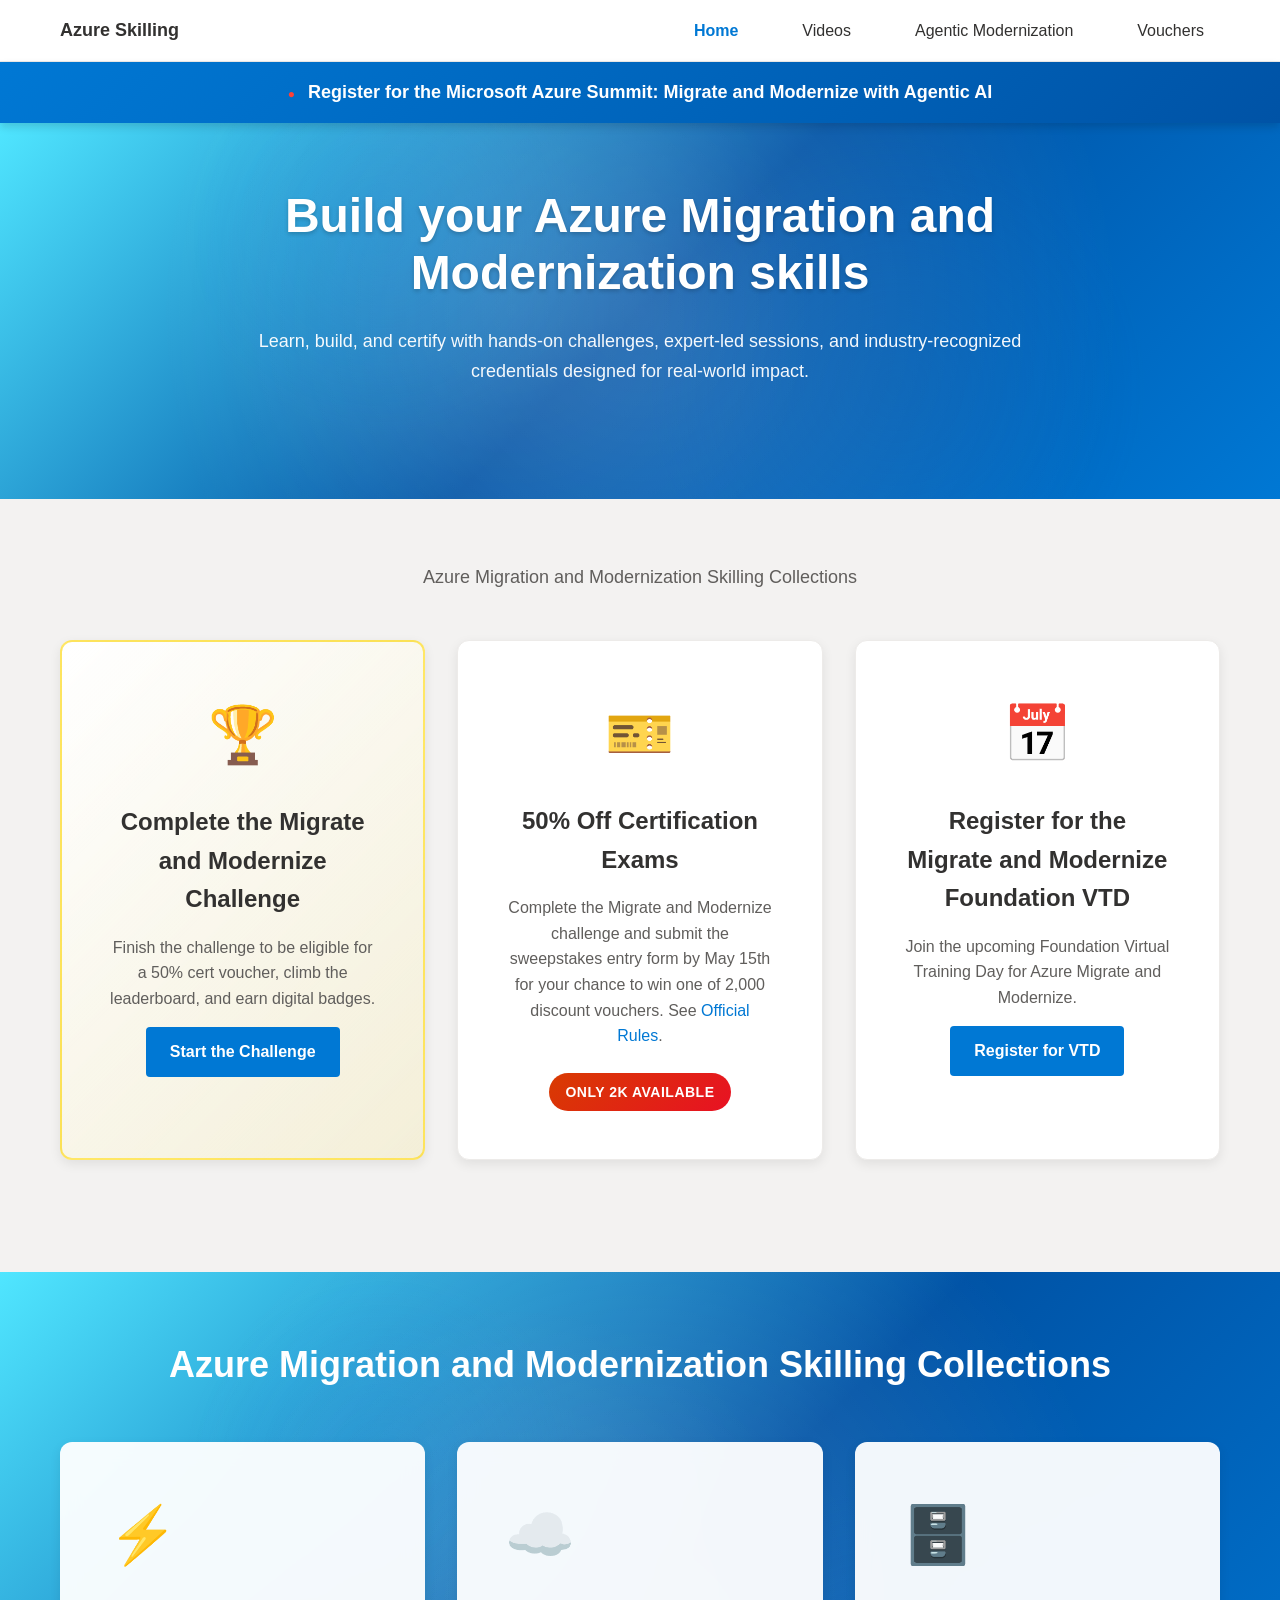
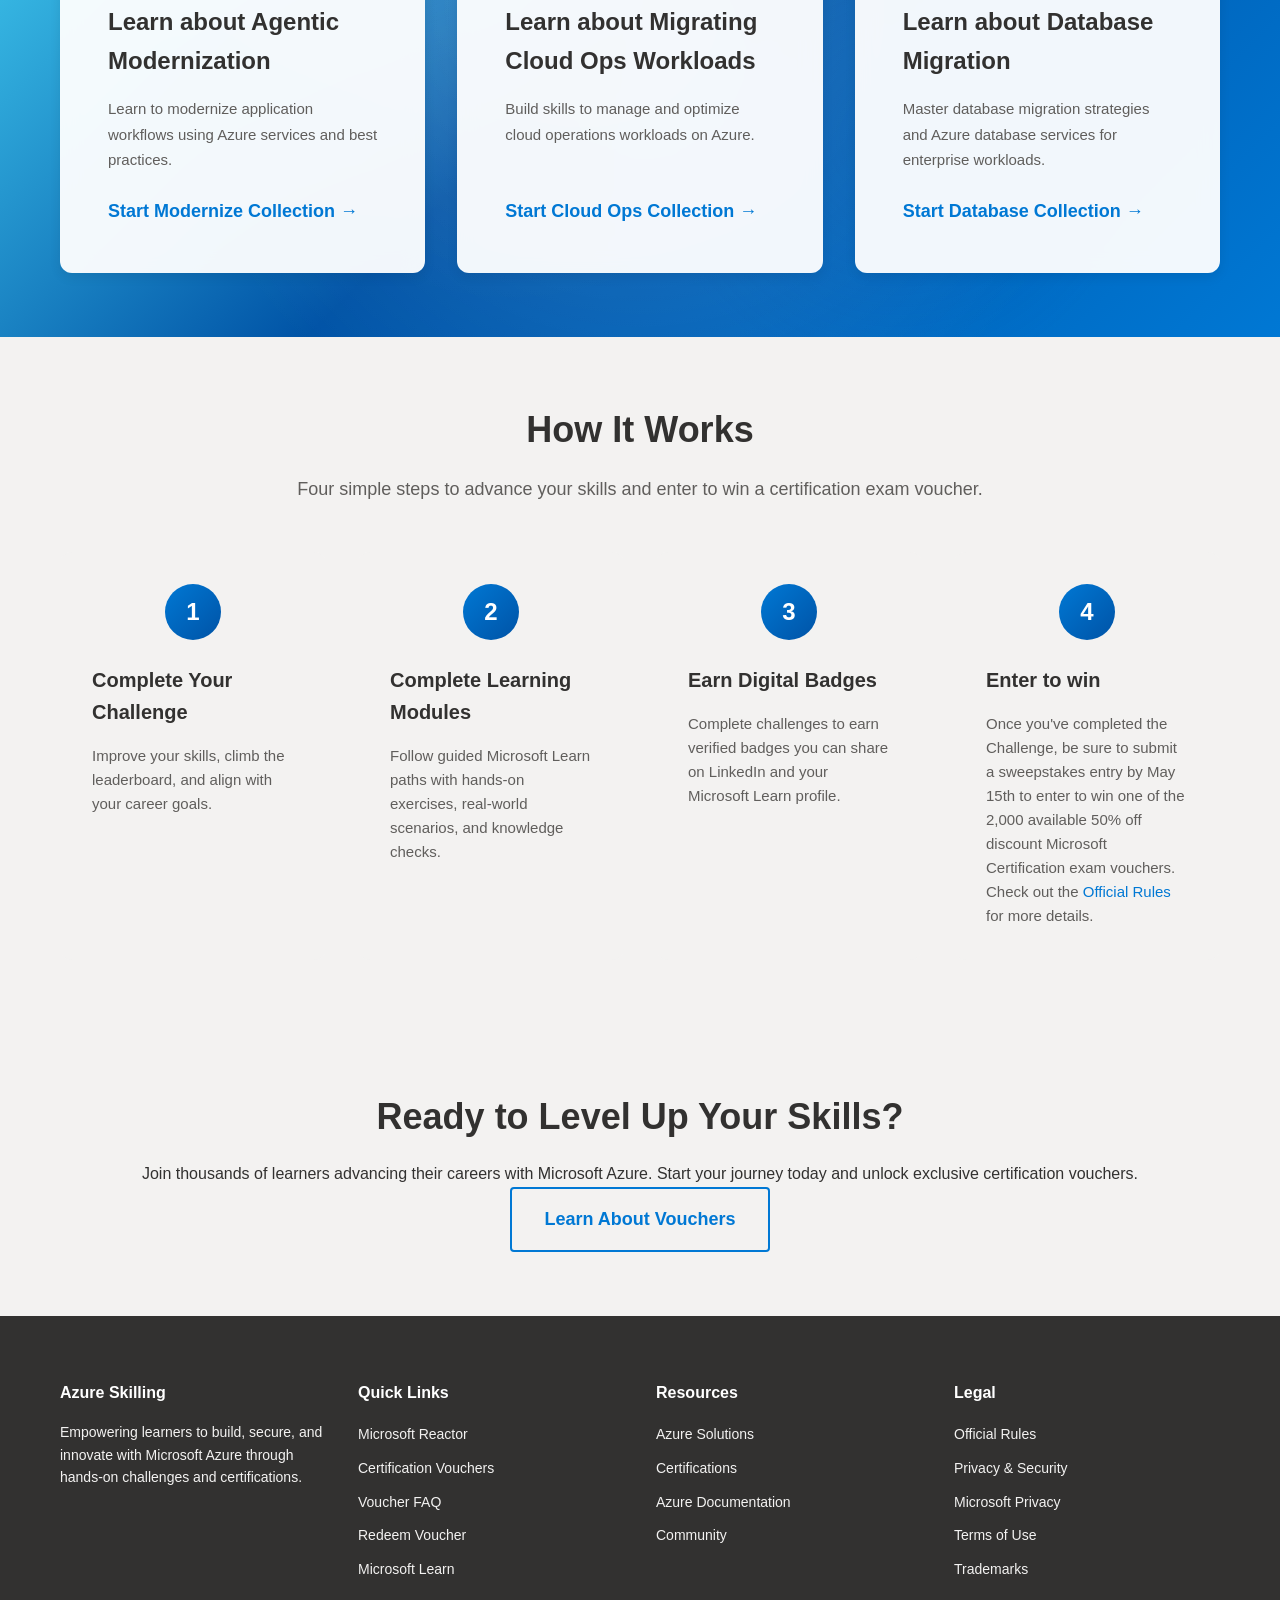
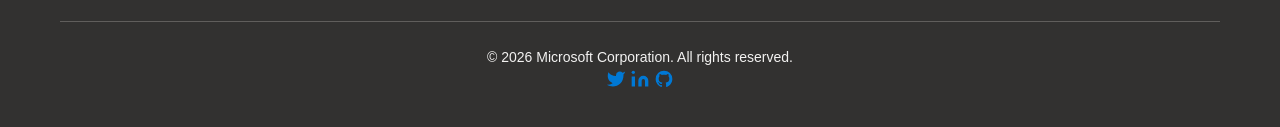
<file: index.html>
<!DOCTYPE html>
<html lang="en">
<head>
    <meta charset="UTF-8">
    <meta name="viewport" content="width=device-width, initial-scale=1.0">
    <meta name="description" content="Azure Migrate and Modernize Skilling. Explore hands-on challenges, expert-led Reactor sessions, certification vouchers, and the latest Azure innovations.">
    <meta name="keywords" content="Azure, Microsoft, Migrate and Modernize, Skills Challenge, Cloud Learning, Windows Server, Linux, Database, Data, Security, Certification, Microsoft Learn">
    <meta name="author" content="Microsoft">
    <meta name="robots" content="index, follow">

    <!-- Open Graph / Social Media -->
    <meta property="og:type" content="website">
    <meta property="og:url" content="https://azure.github.io/MigrateModernizeSkilling/">
    <meta property="og:title" content="Azure Migrate and Modernize Skilling">
    <meta property="og:description" content="Explore hands-on challenges, expert-led sessions, and certification opportunities for Azure Migrate and Modernize.">

    <!-- Favicon -->
    <link rel="icon" href="data:image/svg+xml,<svg xmlns=%22http://www.w3.org/2000/svg%22 viewBox=%220 0 100 100%22><text y=%22.9em%22 font-size=%2290%22>☁️</text></svg>">

    <title>Azure Migrate and Modernize Skilling | Learn, Build, Certify</title>

    <link rel="stylesheet" href="styles.css">
</head>
<body>
    <!-- Navigation Bar -->
    <nav class="navbar" role="navigation" aria-label="Main navigation">
        <div class="container">
            <div class="nav-brand">
                <a href="index.html" class="nav-logo" aria-label="Azure Skilling Home">
                    <span class="nav-title">Azure Skilling</span>
                </a>
            </div>
            <ul class="nav-links">
                <li><a href="index.html" class="nav-link active">Home</a></li>
                <li><a href="reactor.html" class="nav-link">Videos</a></li>
                <li><a href="agentic.html" class="nav-link">Agentic Modernization</a></li>
                <li><a href="vouchers.html" class="nav-link">Vouchers</a></li>
            </ul>
            <button class="nav-toggle" aria-label="Toggle navigation" aria-expanded="false">
                <span class="nav-toggle-icon"></span>
            </button>
        </div>
    </nav>

    <!-- Event Ribbon -->
    <div class="event-ribbon" role="banner">
        <div class="container">
            <a href="https://www.microsoft.com/en-us/events/launch-events/migrate-and-modernize-summit" target="_blank" rel="noopener noreferrer" style="color: inherit; text-decoration: none;">
                <span class="live-indicator" aria-label="Live event">●</span>
                <span class="event-text">Register for the Microsoft Azure Summit: Migrate and Modernize with Agentic AI</span>
            </a>
        </div>
    </div>

    <!-- Hero Section -->
    <section class="hero" role="main">
        <div class="hero-banner"></div>
        <div class="container">
            <h1 class="hero-title">Build your Azure Migration and Modernization skills</h1>
            <p class="hero-subtitle">Learn, build, and certify with hands-on challenges, expert-led sessions, and industry-recognized credentials designed for real-world impact.</p>
        </div>
    </section>

    <!-- Top Cards Section -->
    <section class="vouchers">
        <div class="container">
            <p class="section-subtitle">Azure Migration and Modernization Skilling Collections</p>

            <div class="vouchers-grid">
                <!-- Card 1: Complete the Challenge -->
                <div class="voucher-card featured">
                    <div class="voucher-icon">🏆</div>
                    <h3 class="voucher-title">Complete the Migrate and Modernize Challenge</h3>
                    <p class="voucher-description">Finish the challenge to be eligible for a 50% cert voucher, climb the leaderboard, and earn digital badges.</p>
                    <a href="https://aka.ms/MigrateModernizeChallenge2026" class="btn btn-primary" target="_blank" rel="noopener noreferrer" style="margin-top: 16px;">Start the Challenge</a>
                </div>

                <!-- Card 2: 50% Off Cert Exam -->
                <div class="voucher-card">
                    <div class="voucher-icon">🎫</div>
                    <h3 class="voucher-title">50% Off Certification Exams</h3>
                    <p class="voucher-description">Complete the Migrate and Modernize challenge and submit the sweepstakes entry form by May 15th for your chance to win one of 2,000 discount vouchers. See <a href="official-rules.html">Official Rules</a>.</p>
                    <div class="voucher-badge">Only 2K Available</div>
                </div>

                <!-- Card 3: Register for VTD -->
                <div class="voucher-card">
                    <div class="voucher-icon">📅</div>
                    <h3 class="voucher-title">Register for the Migrate and Modernize Foundation VTD</h3>
                    <p class="voucher-description">Join the upcoming Foundation Virtual Training Day for Azure Migrate and Modernize.</p>
                    <a href="https://aka.ms/MIgrateModernizeVTD" class="btn btn-primary" target="_blank" rel="noopener noreferrer" style="margin-top: 16px;">Register for VTD</a>
                </div>
            </div>
        </div>
    </section>

    <!-- Azure Migrate and Modernize Skilling Experience Section -->
    <section class="skilling-experience">
        <div class="hero-banner"></div>
        <div class="container">
            <h2 class="section-title">Azure Migration and Modernization Skilling Collections</h2>

            <div class="experience-grid">
                <!-- Card 1: Agentic Modernization -->
                <a href="https://aka.ms/LearnModernizeWorkflows" class="experience-card reactor-card" target="_blank" rel="noopener noreferrer">
                    <div class="experience-content">
                        <div class="experience-icon">⚡</div>
                        <h3 class="experience-title">Learn about Agentic Modernization</h3>
                        <p class="experience-description">Learn to modernize application workflows using Azure services and best practices.</p>
                        <span class="experience-cta">Start Modernize Collection →</span>
                    </div>
                </a>

                <!-- Card 2: Cloud Ops -->
                <a href="https://aka.ms/LearnCloudOpsWorkloads" class="experience-card challenges-card" target="_blank" rel="noopener noreferrer">
                    <div class="experience-content">
                        <div class="experience-icon">☁️</div>
                        <h3 class="experience-title">Learn about Migrating Cloud Ops Workloads</h3>
                        <p class="experience-description">Build skills to manage and optimize cloud operations workloads on Azure.</p>
                        <span class="experience-cta">Start Cloud Ops Collection →</span>
                    </div>
                </a>

                <!-- Card 3: Database Migration -->
                <a href="https://aka.ms/LearnDB" class="experience-card blog-card" target="_blank" rel="noopener noreferrer">
                    <div class="experience-content">
                        <div class="experience-icon">🗄️</div>
                        <h3 class="experience-title">Learn about Database Migration</h3>
                        <p class="experience-description">Master database migration strategies and Azure database services for enterprise workloads.</p>
                        <span class="experience-cta">Start Database Collection →</span>
                    </div>
                </a>
            </div>
        </div>
    </section>

    <!-- How It Works Section -->
    <section class="how-it-works">
        <div class="container">
            <h2 class="section-title">How It Works</h2>
            <p class="section-subtitle">Four simple steps to advance your skills and enter to win a certification exam voucher.</p>

            <div class="steps-grid">
                <div class="step-card">
                    <div class="step-number">1</div>
                    <h3 class="step-title">Complete Your Challenge</h3>
                    <p class="step-description">Improve your skills, climb the leaderboard, and align with your career goals.</p>
                </div>

                <div class="step-card">
                    <div class="step-number">2</div>
                    <h3 class="step-title">Complete Learning Modules</h3>
                    <p class="step-description">Follow guided Microsoft Learn paths with hands-on exercises, real-world scenarios, and knowledge checks.</p>
                </div>

                <div class="step-card">
                    <div class="step-number">3</div>
                    <h3 class="step-title">Earn Digital Badges</h3>
                    <p class="step-description">Complete challenges to earn verified badges you can share on LinkedIn and your Microsoft Learn profile.</p>
                </div>

                <div class="step-card">
                    <div class="step-number">4</div>
                    <h3 class="step-title">Enter to win</h3>
                    <p class="step-description">Once you've completed the Challenge, be sure to submit a sweepstakes entry by May 15th to enter to win one of the 2,000 available 50% off discount Microsoft Certification exam vouchers. Check out the <a href="official-rules.html">Official Rules</a> for more details.</p>
                </div>
            </div>
        </div>
    </section>

    <!-- Ready to Level Up Section -->
    <section class="cta-section">
        <div class="container">
            <h2 class="cta-title">Ready to Level Up Your Skills?</h2>
            <p class="cta-description">Join thousands of learners advancing their careers with Microsoft Azure. Start your journey today and unlock exclusive certification vouchers.</p>
            <div class="cta-buttons">
                <a href="vouchers.html" class="btn btn-secondary btn-large">Learn About Vouchers</a>
            </div>
        </div>
    </section>

    <!-- Footer -->
    <footer class="footer">
        <div class="container">
            <div class="footer-grid">
                <div class="footer-column">
                    <h4 class="footer-heading">Azure Skilling</h4>
                    <p class="footer-text">Empowering learners to build, secure, and innovate with Microsoft Azure through hands-on challenges and certifications.</p>
                </div>

                <div class="footer-column">
                    <h4 class="footer-heading">Quick Links</h4>
                    <ul class="footer-links">
                        <li><a href="reactor.html">Microsoft Reactor</a></li>
                        <li><a href="vouchers.html">Certification Vouchers</a></li>
                        <li><a href="faq.html">Voucher FAQ</a></li>
                        <li><a href="redeem.html">Redeem Voucher</a></li>
                        <li><a href="https://learn.microsoft.com" target="_blank" rel="noopener noreferrer">Microsoft Learn</a></li>
                    </ul>
                </div>

                <div class="footer-column">
                    <h4 class="footer-heading">Resources</h4>
                    <ul class="footer-links">
                        <li><a href="https://azure.microsoft.com/en-us/solutions/" target="_blank" rel="noopener noreferrer">Azure Solutions</a></li>
                        <li><a href="https://learn.microsoft.com/en-us/certifications/" target="_blank" rel="noopener noreferrer">Certifications</a></li>
                        <li><a href="https://docs.microsoft.com/en-us/azure/" target="_blank" rel="noopener noreferrer">Azure Documentation</a></li>
                        <li><a href="https://azure.microsoft.com/en-us/community/" target="_blank" rel="noopener noreferrer">Community</a></li>
                    </ul>
                </div>

                <div class="footer-column">
                    <h4 class="footer-heading">Legal</h4>
                    <ul class="footer-links">
                        <li><a href="official-rules.html">Official Rules</a></li>
                        <li><a href="privacy.html">Privacy & Security</a></li>
                        <li><a href="https://privacy.microsoft.com/en-us/privacystatement" target="_blank" rel="noopener noreferrer">Microsoft Privacy</a></li>
                        <li><a href="https://www.microsoft.com/en-us/legal/terms-of-use" target="_blank" rel="noopener noreferrer">Terms of Use</a></li>
                        <li><a href="https://www.microsoft.com/en-us/legal/intellectualproperty/trademarks" target="_blank" rel="noopener noreferrer">Trademarks</a></li>
                    </ul>
                </div>
            </div>

            <div class="footer-bottom">
                <p class="footer-copyright">&copy; 2026 Microsoft Corporation. All rights reserved.</p>
                <div class="footer-social">
                    <a href="https://twitter.com/Azure" target="_blank" rel="noopener noreferrer" aria-label="Azure on Twitter">
                        <svg width="20" height="20" fill="currentColor" viewBox="0 0 24 24"><path d="M23 3a10.9 10.9 0 01-3.14 1.53 4.48 4.48 0 00-7.86 3v1A10.66 10.66 0 013 4s-4 9 5 13a11.64 11.64 0 01-7 2c9 5 20 0 20-11.5a4.5 4.5 0 00-.08-.83A7.72 7.72 0 0023 3z"></path></svg>
                    </a>
                    <a href="https://www.linkedin.com/showcase/microsoft-azure" target="_blank" rel="noopener noreferrer" aria-label="Azure on LinkedIn">
                        <svg width="20" height="20" fill="currentColor" viewBox="0 0 24 24"><path d="M16 8a6 6 0 016 6v7h-4v-7a2 2 0 00-2-2 2 2 0 00-2 2v7h-4v-7a6 6 0 016-6zM2 9h4v12H2z"></path><circle cx="4" cy="4" r="2"></circle></svg>
                    </a>
                    <a href="https://github.com/Azure" target="_blank" rel="noopener noreferrer" aria-label="Azure on GitHub">
                        <svg width="20" height="20" fill="currentColor" viewBox="0 0 24 24"><path d="M12 2A10 10 0 002 12c0 4.42 2.87 8.17 6.84 9.5.5.08.66-.23.66-.5v-1.69c-2.77.6-3.36-1.34-3.36-1.34-.46-1.16-1.11-1.47-1.11-1.47-.91-.62.07-.6.07-.6 1 .07 1.53 1.03 1.53 1.03.87 1.52 2.34 1.07 2.91.83.09-.65.35-1.09.63-1.34-2.22-.25-4.55-1.11-4.55-4.92 0-1.11.38-2 1.03-2.71-.1-.25-.45-1.29.1-2.64 0 0 .84-.27 2.75 1.02.79-.22 1.65-.33 2.5-.33.85 0 1.71.11 2.5.33 1.91-1.29 2.75-1.02 2.75-1.02.55 1.35.2 2.39.1 2.64.65.71 1.03 1.6 1.03 2.71 0 3.82-2.34 4.66-4.57 4.91.36.31.69.92.69 1.85V21c0 .27.16.59.67.5C19.14 20.16 22 16.42 22 12A10 10 0 0012 2z"></path></svg>
                    </a>
                </div>
            </div>
        </div>
    </footer>

    <script src="script.js"></script>
</body>
</html>
</file>
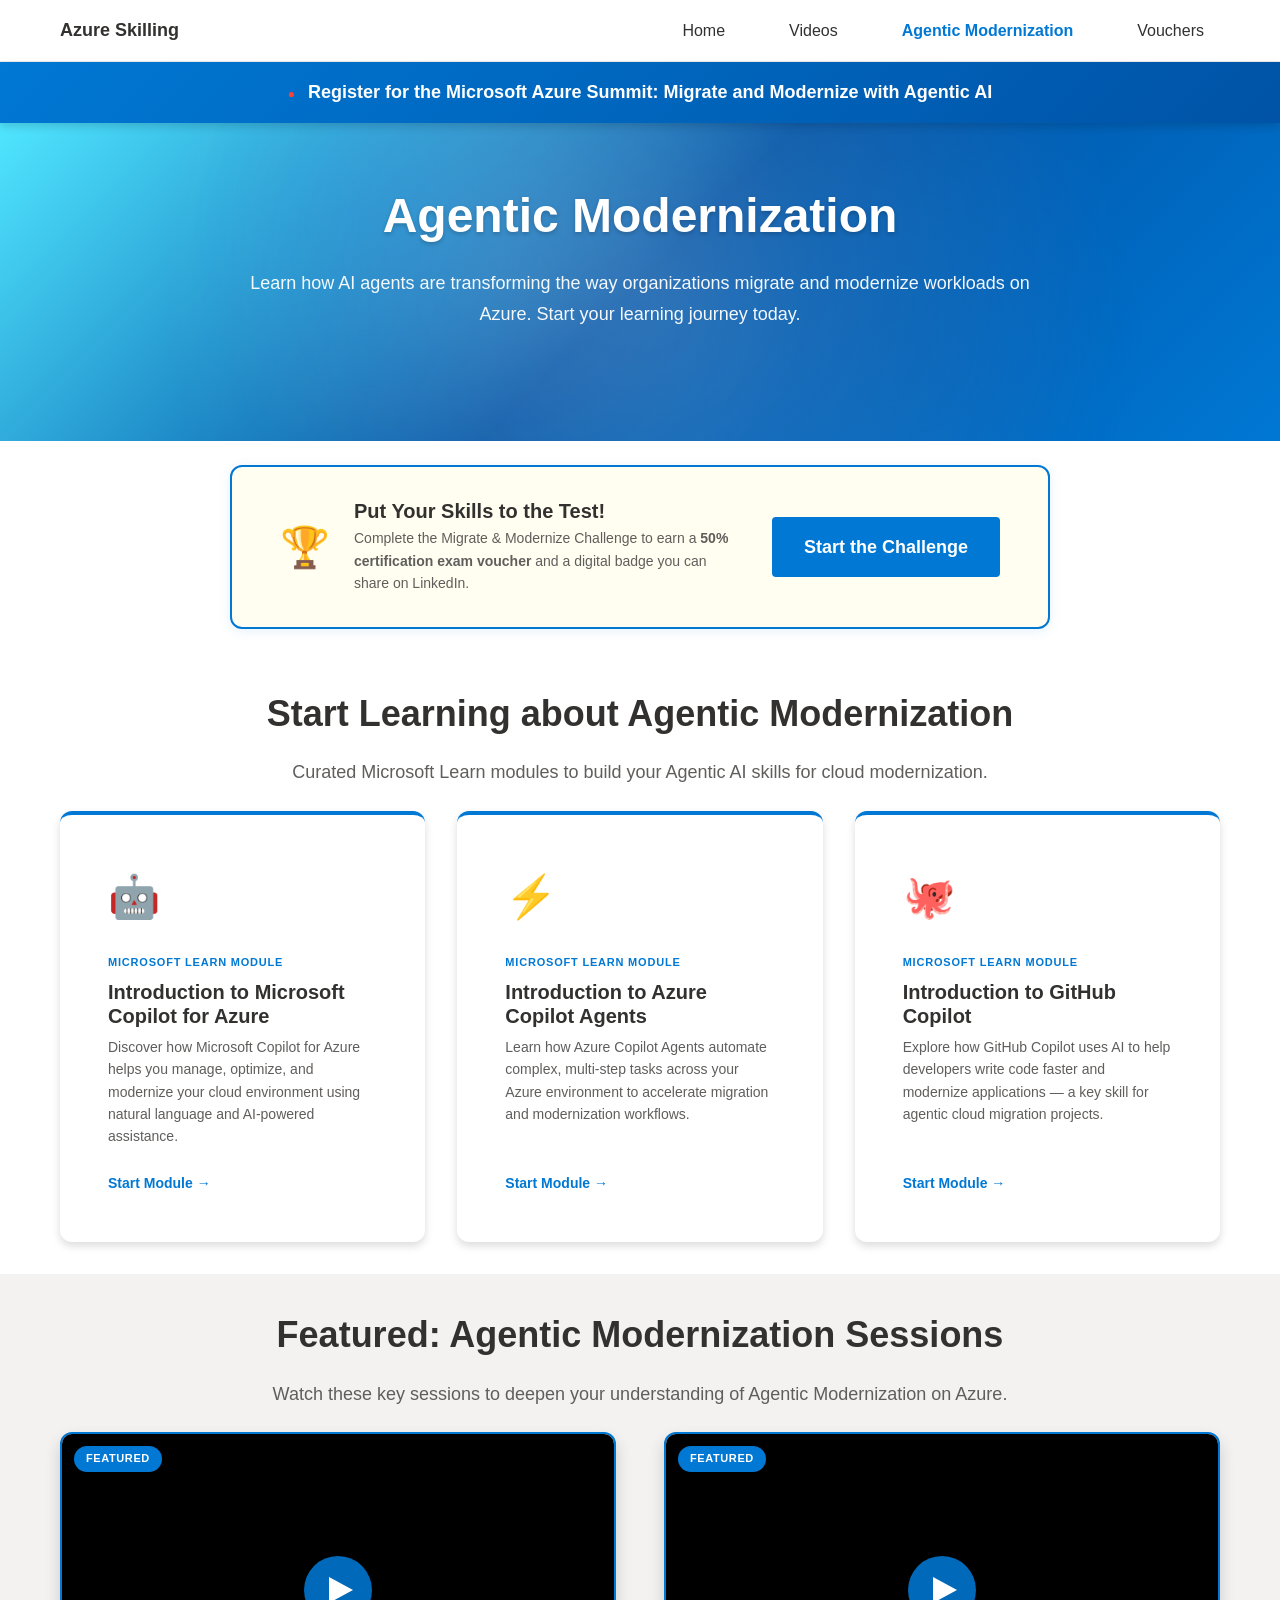
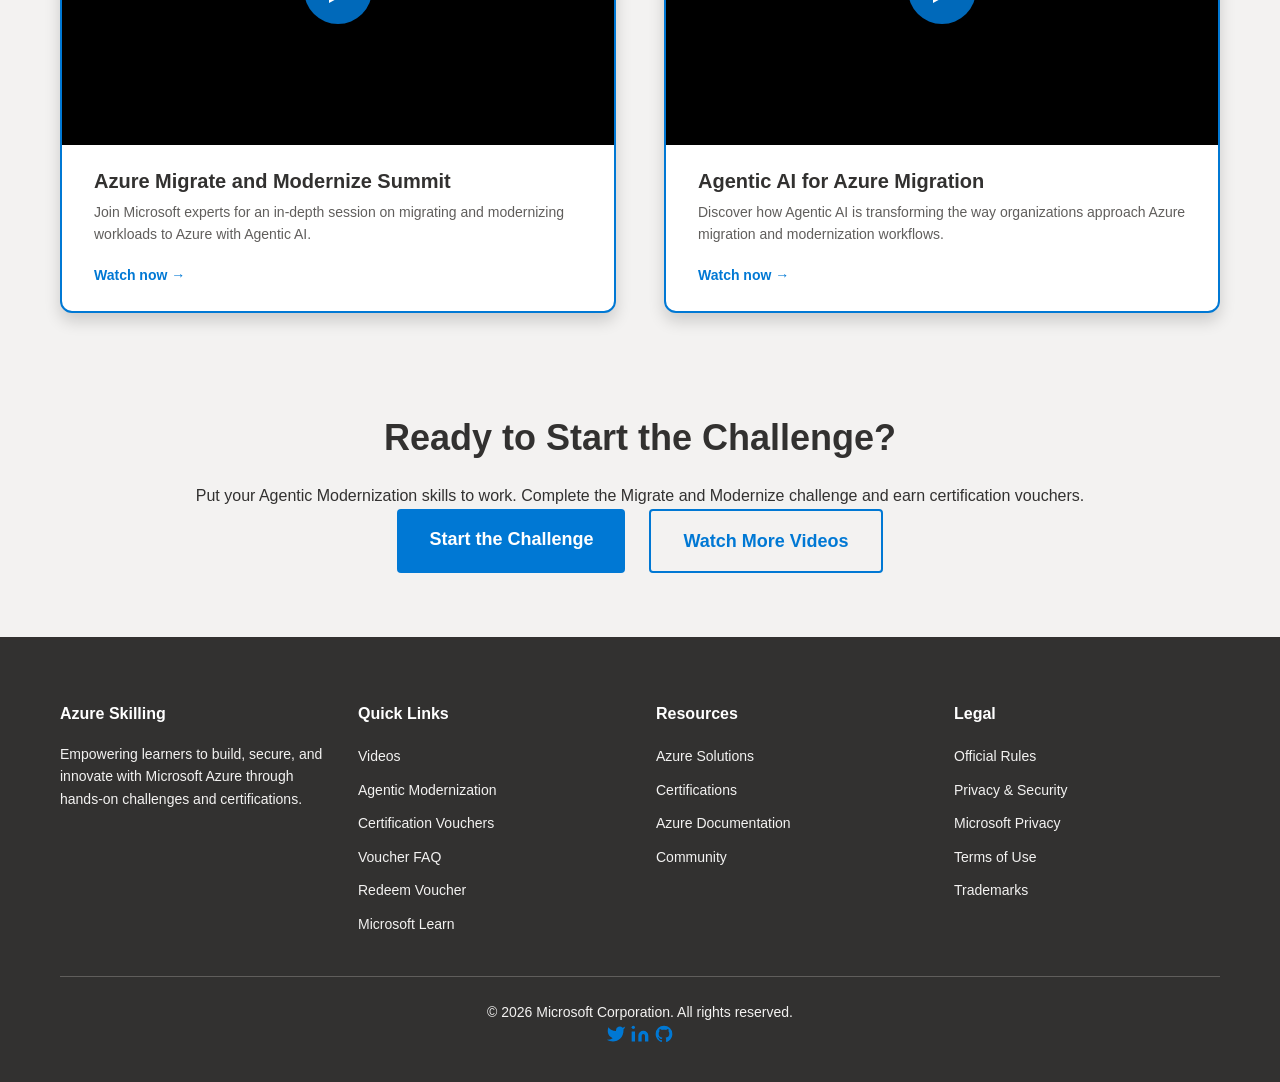
<file: agentic.html>
<!DOCTYPE html>
<html lang="en">
<head>
    <meta charset="UTF-8">
    <meta name="viewport" content="width=device-width, initial-scale=1.0">
    <meta name="description" content="Agentic Modernization — start learning how to use AI agents to modernize your Azure workloads with Microsoft Learn.">
    <title>Agentic Modernization | Azure Migrate and Modernize Skilling</title>
    <link rel="icon" href="data:image/svg+xml,<svg xmlns=%22http://www.w3.org/2000/svg%22 viewBox=%220 0 100 100%22><text y=%22.9em%22 font-size=%2290%22>☁️</text></svg>">
    <link rel="stylesheet" href="styles.css">
</head>
<body>
    <!-- Navigation Bar -->
    <nav class="navbar" role="navigation" aria-label="Main navigation">
        <div class="container">
            <div class="nav-brand">
                <a href="index.html" class="nav-logo" aria-label="Azure Skilling Home">
                    <span class="nav-title">Azure Skilling</span>
                </a>
            </div>
            <ul class="nav-links">
                <li><a href="index.html" class="nav-link">Home</a></li>
                <li><a href="reactor.html" class="nav-link">Videos</a></li>
                <li><a href="agentic.html" class="nav-link active">Agentic Modernization</a></li>
                <li><a href="vouchers.html" class="nav-link">Vouchers</a></li>
            </ul>
            <button class="nav-toggle" aria-label="Toggle navigation" aria-expanded="false">
                <span class="nav-toggle-icon"></span>
            </button>
        </div>
    </nav>

    <!-- Event Ribbon -->
    <div class="event-ribbon" role="banner">
        <div class="container">
            <a href="https://www.microsoft.com/en-us/events/launch-events/migrate-and-modernize-summit" target="_blank" rel="noopener noreferrer" style="color: inherit; text-decoration: none;">
                <span class="live-indicator" aria-label="Live event">●</span>
                <span class="event-text">Register for the Microsoft Azure Summit: Migrate and Modernize with Agentic AI</span>
            </a>
        </div>
    </div>

    <!-- Hero Section -->
    <section class="hero" role="main">
        <div class="hero-banner"></div>
        <div class="container">
            <h1 class="hero-title">Agentic Modernization</h1>
            <p class="hero-subtitle">Learn how AI agents are transforming the way organizations migrate and modernize workloads on Azure. Start your learning journey today.</p>
        </div>
    </section>

    <!-- Challenge Box -->
    <section class="challenge-box-section">
        <div class="container">
            <div class="challenge-box">
                <div class="challenge-box-left">
                    <span class="challenge-box-icon">🏆</span>
                    <div>
                        <h2 class="challenge-box-title">Put Your Skills to the Test!</h2>
                        <p class="challenge-box-desc">Complete the Migrate &amp; Modernize Challenge to earn a <strong>50% certification exam voucher</strong> and a digital badge you can share on LinkedIn.</p>
                    </div>
                </div>
                <a href="https://aka.ms/MigrateModernizeChallenge2026" class="btn btn-primary btn-large" target="_blank" rel="noopener noreferrer">Start the Challenge</a>
            </div>
        </div>
    </section>

    <!-- Learning Paths Section -->
    <section class="learning-section">
        <div class="container">
            <div class="learning-section-header">
                <h2 class="learning-section-title">Start Learning about Agentic Modernization</h2>
                <p class="learning-section-subtitle">Curated Microsoft Learn modules to build your Agentic AI skills for cloud modernization.</p>
            </div>
            <div class="learning-cards-grid">

                <!-- Card 1: Introduction to Microsoft Copilot for Azure -->
                <a href="https://learn.microsoft.com/en-us/training/modules/introduction-microsoft-copilot-azure/?ns-enrollment-type=Collection&ns-enrollment-id=5pq7bqtydxey67"
                   class="learning-path-card" target="_blank" rel="noopener noreferrer" aria-label="Start learning about Microsoft Copilot for Azure">
                    <div class="learning-path-icon">🤖</div>
                    <div class="learning-path-tag">Microsoft Learn Module</div>
                    <h3 class="learning-path-title">Introduction to Microsoft Copilot for Azure</h3>
                    <p class="learning-path-desc">Discover how Microsoft Copilot for Azure helps you manage, optimize, and modernize your cloud environment using natural language and AI-powered assistance.</p>
                    <span class="learning-path-cta">Start Module →</span>
                </a>

                <!-- Card 2: Introduction to Azure Copilot Agents -->
                <a href="https://learn.microsoft.com/en-us/training/modules/introduction-azure-copilot-agents/?ns-enrollment-type=Collection&ns-enrollment-id=5pq7bqtydxey67"
                   class="learning-path-card" target="_blank" rel="noopener noreferrer" aria-label="Start learning about Azure Copilot Agents">
                    <div class="learning-path-icon">⚡</div>
                    <div class="learning-path-tag">Microsoft Learn Module</div>
                    <h3 class="learning-path-title">Introduction to Azure Copilot Agents</h3>
                    <p class="learning-path-desc">Learn how Azure Copilot Agents automate complex, multi-step tasks across your Azure environment to accelerate migration and modernization workflows.</p>
                    <span class="learning-path-cta">Start Module →</span>
                </a>

                <!-- Card 3: Introduction to GitHub Copilot -->
                <a href="https://learn.microsoft.com/en-us/training/modules/introduction-to-github-copilot/?ns-enrollment-type=Collection&ns-enrollment-id=5pq7bqtydxey67"
                   class="learning-path-card" target="_blank" rel="noopener noreferrer" aria-label="Start learning about GitHub Copilot">
                    <div class="learning-path-icon">🐙</div>
                    <div class="learning-path-tag">Microsoft Learn Module</div>
                    <h3 class="learning-path-title">Introduction to GitHub Copilot</h3>
                    <p class="learning-path-desc">Explore how GitHub Copilot uses AI to help developers write code faster and modernize applications — a key skill for agentic cloud migration projects.</p>
                    <span class="learning-path-cta">Start Module →</span>
                </a>

            </div>
        </div>
    </section>

    <!-- Featured Videos Section -->
    <section class="video-featured-section" style="background: var(--color-gray-lightest);">
        <div class="container">
            <div class="videos-section-header">
                <h2 class="videos-section-title">Featured: Agentic Modernization Sessions</h2>
                <p class="videos-section-subtitle">Watch these key sessions to deepen your understanding of Agentic Modernization on Azure.</p>
            </div>
            <div class="video-featured-grid">

                <!-- Featured Video 1 -->
                <a href="https://www.youtube.com/watch?v=WaVISr34SSM" class="video-featured-card" target="_blank" rel="noopener noreferrer" aria-label="Watch featured video">
                    <div class="video-thumb-wrap">
                        <img src="https://img.youtube.com/vi/WaVISr34SSM/maxresdefault.jpg"
                             onerror="this.src='https://img.youtube.com/vi/WaVISr34SSM/hqdefault.jpg'"
                             alt="Azure Migrate and Modernize Summit" loading="lazy">
                        <div class="video-play-overlay" aria-hidden="true">
                            <div class="play-triangle"></div>
                        </div>
                        <span class="video-featured-badge">Featured</span>
                    </div>
                    <div class="video-card-body">
                        <h3 class="video-card-title">Azure Migrate and Modernize Summit</h3>
                        <p class="video-card-desc">Join Microsoft experts for an in-depth session on migrating and modernizing workloads to Azure with Agentic AI.</p>
                        <span class="video-watch-cta">Watch now →</span>
                    </div>
                </a>

                <!-- Featured Video 2 -->
                <a href="https://www.youtube.com/watch?v=uWRC_O67C2I" class="video-featured-card" target="_blank" rel="noopener noreferrer" aria-label="Watch featured video">
                    <div class="video-thumb-wrap">
                        <img src="https://img.youtube.com/vi/uWRC_O67C2I/maxresdefault.jpg"
                             onerror="this.src='https://img.youtube.com/vi/uWRC_O67C2I/hqdefault.jpg'"
                             alt="Agentic AI for Azure Migration" loading="lazy">
                        <div class="video-play-overlay" aria-hidden="true">
                            <div class="play-triangle"></div>
                        </div>
                        <span class="video-featured-badge">Featured</span>
                    </div>
                    <div class="video-card-body">
                        <h3 class="video-card-title">Agentic AI for Azure Migration</h3>
                        <p class="video-card-desc">Discover how Agentic AI is transforming the way organizations approach Azure migration and modernization workflows.</p>
                        <span class="video-watch-cta">Watch now →</span>
                    </div>
                </a>

            </div>
        </div>
    </section>

    <!-- CTA Section -->
    <section class="cta-section">
        <div class="container">
            <h2 class="cta-title">Ready to Start the Challenge?</h2>
            <p class="cta-description">Put your Agentic Modernization skills to work. Complete the Migrate and Modernize challenge and earn certification vouchers.</p>
            <div class="cta-buttons">
                <a href="https://aka.ms/MigrateModernizeChallenge2026" class="btn btn-primary btn-large" target="_blank" rel="noopener noreferrer">Start the Challenge</a>
                <a href="reactor.html" class="btn btn-secondary btn-large">Watch More Videos</a>
            </div>
        </div>
    </section>

    <!-- Footer -->
    <footer class="footer">
        <div class="container">
            <div class="footer-grid">
                <div class="footer-column">
                    <h4 class="footer-heading">Azure Skilling</h4>
                    <p class="footer-text">Empowering learners to build, secure, and innovate with Microsoft Azure through hands-on challenges and certifications.</p>
                </div>
                <div class="footer-column">
                    <h4 class="footer-heading">Quick Links</h4>
                    <ul class="footer-links">
                        <li><a href="reactor.html">Videos</a></li>
                        <li><a href="agentic.html">Agentic Modernization</a></li>
                        <li><a href="vouchers.html">Certification Vouchers</a></li>
                        <li><a href="faq.html">Voucher FAQ</a></li>
                        <li><a href="redeem.html">Redeem Voucher</a></li>
                        <li><a href="https://learn.microsoft.com" target="_blank" rel="noopener noreferrer">Microsoft Learn</a></li>
                    </ul>
                </div>
                <div class="footer-column">
                    <h4 class="footer-heading">Resources</h4>
                    <ul class="footer-links">
                        <li><a href="https://azure.microsoft.com/en-us/solutions/" target="_blank" rel="noopener noreferrer">Azure Solutions</a></li>
                        <li><a href="https://learn.microsoft.com/en-us/certifications/" target="_blank" rel="noopener noreferrer">Certifications</a></li>
                        <li><a href="https://docs.microsoft.com/en-us/azure/" target="_blank" rel="noopener noreferrer">Azure Documentation</a></li>
                        <li><a href="https://azure.microsoft.com/en-us/community/" target="_blank" rel="noopener noreferrer">Community</a></li>
                    </ul>
                </div>
                <div class="footer-column">
                    <h4 class="footer-heading">Legal</h4>
                    <ul class="footer-links">
                        <li><a href="official-rules.html">Official Rules</a></li>
                        <li><a href="privacy.html">Privacy &amp; Security</a></li>
                        <li><a href="https://privacy.microsoft.com/en-us/privacystatement" target="_blank" rel="noopener noreferrer">Microsoft Privacy</a></li>
                        <li><a href="https://www.microsoft.com/en-us/legal/terms-of-use" target="_blank" rel="noopener noreferrer">Terms of Use</a></li>
                        <li><a href="https://www.microsoft.com/en-us/legal/intellectualproperty/trademarks" target="_blank" rel="noopener noreferrer">Trademarks</a></li>
                    </ul>
                </div>
            </div>
            <div class="footer-bottom">
                <p class="footer-copyright">&copy; 2026 Microsoft Corporation. All rights reserved.</p>
                <div class="footer-social">
                    <a href="https://twitter.com/Azure" target="_blank" rel="noopener noreferrer" aria-label="Azure on Twitter">
                        <svg width="20" height="20" fill="currentColor" viewBox="0 0 24 24"><path d="M23 3a10.9 10.9 0 01-3.14 1.53 4.48 4.48 0 00-7.86 3v1A10.66 10.66 0 013 4s-4 9 5 13a11.64 11.64 0 01-7 2c9 5 20 0 20-11.5a4.5 4.5 0 00-.08-.83A7.72 7.72 0 0023 3z"></path></svg>
                    </a>
                    <a href="https://www.linkedin.com/showcase/microsoft-azure" target="_blank" rel="noopener noreferrer" aria-label="Azure on LinkedIn">
                        <svg width="20" height="20" fill="currentColor" viewBox="0 0 24 24"><path d="M16 8a6 6 0 016 6v7h-4v-7a2 2 0 00-2-2 2 2 0 00-2 2v7h-4v-7a6 6 0 016-6zM2 9h4v12H2z"></path><circle cx="4" cy="4" r="2"></circle></svg>
                    </a>
                    <a href="https://github.com/Azure" target="_blank" rel="noopener noreferrer" aria-label="Azure on GitHub">
                        <svg width="20" height="20" fill="currentColor" viewBox="0 0 24 24"><path d="M12 2A10 10 0 002 12c0 4.42 2.87 8.17 6.84 9.5.5.08.66-.23.66-.5v-1.69c-2.77.6-3.36-1.34-3.36-1.34-.46-1.16-1.11-1.47-1.11-1.47-.91-.62.07-.6.07-.6 1 .07 1.53 1.03 1.53 1.03.87 1.52 2.34 1.07 2.91.83.09-.65.35-1.09.63-1.34-2.22-.25-4.55-1.11-4.55-4.92 0-1.11.38-2 1.03-2.71-.1-.25-.45-1.29.1-2.64 0 0 .84-.27 2.75 1.02.79-.22 1.65-.33 2.5-.33.85 0 1.71.11 2.5.33 1.91-1.29 2.75-1.02 2.75-1.02.55 1.35.2 2.39.1 2.64.65.71 1.03 1.6 1.03 2.71 0 3.82-2.34 4.66-4.57 4.91.36.31.69.92.69 1.85V21c0 .27.16.59.67.5C19.14 20.16 22 16.42 22 12A10 10 0 0012 2z"></path></svg>
                    </a>
                </div>
            </div>
        </div>
    </footer>

    <script src="script.js"></script>
</body>
</html>
</file>
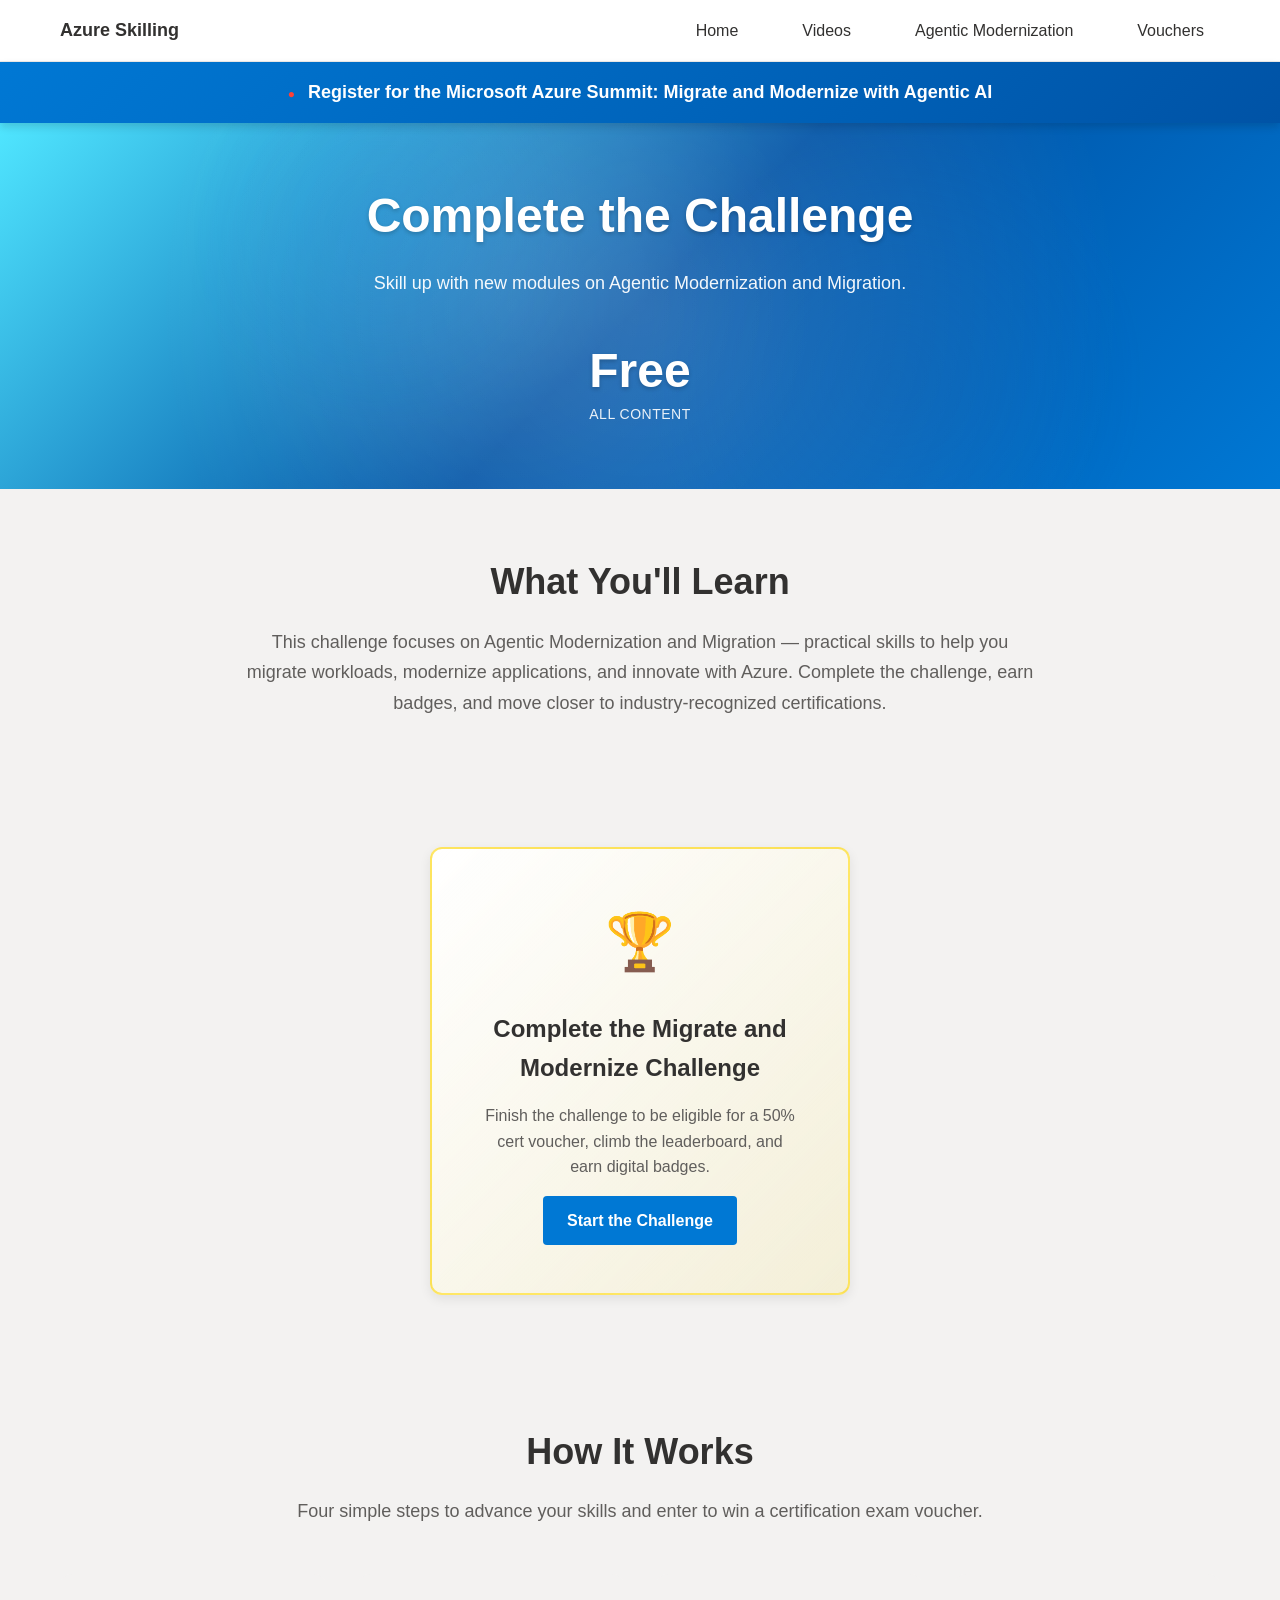
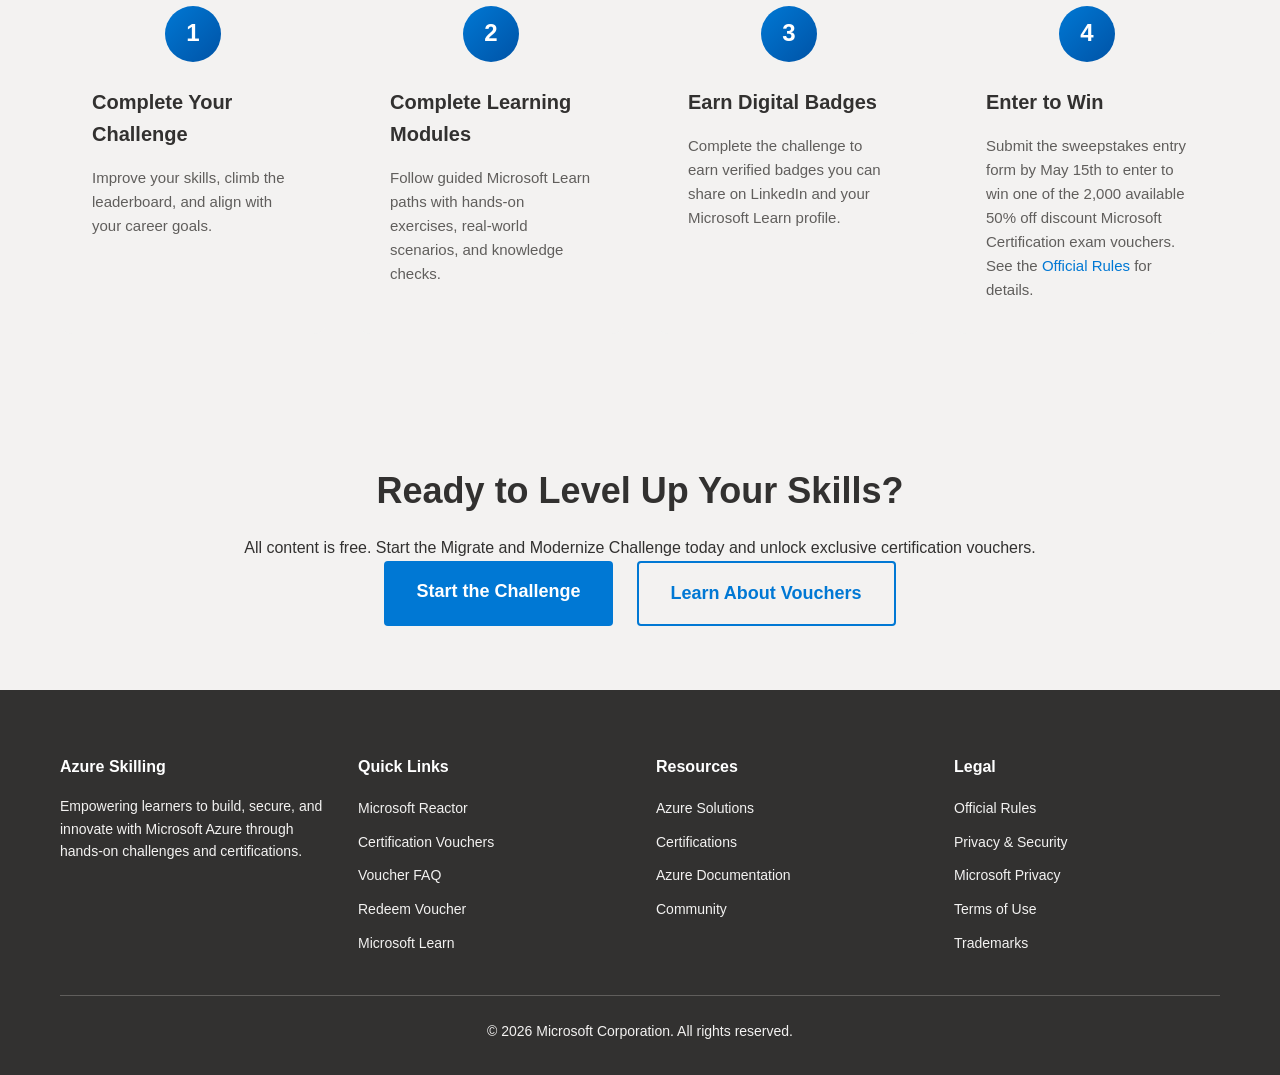
<file: challenges.html>
<!DOCTYPE html>
<html lang="en">
<head>
    <meta charset="UTF-8">
    <meta name="viewport" content="width=device-width, initial-scale=1.0">
    <meta name="description" content="Complete the Migrate and Modernize Challenge. Skill up with new modules on Agentic Modernization and Migration. Free content, earn badges, and win a 50% cert voucher.">
    <meta name="keywords" content="Azure, Microsoft, Migrate and Modernize, Skills Challenge, Cloud Learning, Migration, Modernization, Certification">

    <!-- Open Graph / Social Media -->
    <meta property="og:type" content="website">
    <meta property="og:url" content="https://azure.github.io/MigrateModernizeSkilling/">
    <meta property="og:title" content="Complete the Migrate and Modernize Challenge | Azure Skilling">
    <meta property="og:description" content="Skill up with new modules on Agentic Modernization and Migration. Free content, earn badges, and win a 50% cert voucher.">

    <title>Complete the Challenge | Azure Migrate and Modernize Skilling</title>
    <link rel="stylesheet" href="styles.css">
    <link rel="icon" href="data:image/svg+xml,<svg xmlns=%22http://www.w3.org/2000/svg%22 viewBox=%220 0 100 100%22><text y=%22.9em%22 font-size=%2290%22>☁️</text></svg>">
</head>
<body>
    <!-- Navigation Bar -->
    <nav class="navbar" role="navigation" aria-label="Main navigation">
        <div class="container">
            <div class="nav-brand">
                <a href="index.html" class="nav-logo" aria-label="Azure Skilling Home">
                    <span class="nav-title">Azure Skilling</span>
                </a>
            </div>
            <ul class="nav-links">
                <li><a href="index.html" class="nav-link">Home</a></li>
                <li><a href="reactor.html" class="nav-link">Videos</a></li>
                <li><a href="agentic.html" class="nav-link">Agentic Modernization</a></li>
                <li><a href="vouchers.html" class="nav-link">Vouchers</a></li>
            </ul>
            <button class="nav-toggle" aria-label="Toggle navigation" aria-expanded="false">
                <span class="nav-toggle-icon"></span>
            </button>
        </div>
    </nav>

    <!-- Event Ribbon -->
    <div class="event-ribbon" role="banner">
        <div class="container">
            <a href="https://www.microsoft.com/en-us/events/launch-events/migrate-and-modernize-summit" target="_blank" rel="noopener noreferrer" style="color: inherit; text-decoration: none;">
                <span class="live-indicator" aria-label="Live event">●</span>
                <span class="event-text">Register for the Microsoft Azure Summit: Migrate and Modernize with Agentic AI</span>
            </a>
        </div>
    </div>

    <!-- Hero Section -->
    <section class="hero" role="main">
        <div class="hero-banner"></div>
        <div class="container">
            <h1 class="hero-title">Complete the Challenge</h1>
            <p class="hero-subtitle">Skill up with new modules on Agentic Modernization and Migration.</p>

            <div class="hero-stats">
                <div class="stat">
                    <div class="stat-number">Free</div>
                    <div class="stat-label">All Content</div>
                </div>
            </div>
        </div>
    </section>

    <!-- What You'll Learn Section -->
    <section class="what-you-learn">
        <div class="container">
            <h2 class="section-title">What You'll Learn</h2>
            <p class="section-subtitle">This challenge focuses on Agentic Modernization and Migration — practical skills to help you migrate workloads, modernize applications, and innovate with Azure. Complete the challenge, earn badges, and move closer to industry-recognized certifications.</p>
        </div>
    </section>

    <!-- Challenge Card Section -->
    <section class="vouchers">
        <div class="container">
            <div class="vouchers-grid" style="max-width: 420px; margin: 0 auto;">
                <div class="voucher-card featured">
                    <div class="voucher-icon">🏆</div>
                    <h3 class="voucher-title">Complete the Migrate and Modernize Challenge</h3>
                    <p class="voucher-description">Finish the challenge to be eligible for a 50% cert voucher, climb the leaderboard, and earn digital badges.</p>
                    <a href="https://aka.ms/MigrateModernizeChallenge2026" class="btn btn-primary" target="_blank" rel="noopener noreferrer" style="margin-top: 16px;">Start the Challenge</a>
                </div>
            </div>
        </div>
    </section>

    <!-- How It Works -->
    <section class="how-it-works">
        <div class="container">
            <h2 class="section-title">How It Works</h2>
            <p class="section-subtitle">Four simple steps to advance your skills and enter to win a certification exam voucher.</p>

            <div class="steps-grid">
                <div class="step-card">
                    <div class="step-number">1</div>
                    <h3 class="step-title">Complete Your Challenge</h3>
                    <p class="step-description">Improve your skills, climb the leaderboard, and align with your career goals.</p>
                </div>

                <div class="step-card">
                    <div class="step-number">2</div>
                    <h3 class="step-title">Complete Learning Modules</h3>
                    <p class="step-description">Follow guided Microsoft Learn paths with hands-on exercises, real-world scenarios, and knowledge checks.</p>
                </div>

                <div class="step-card">
                    <div class="step-number">3</div>
                    <h3 class="step-title">Earn Digital Badges</h3>
                    <p class="step-description">Complete the challenge to earn verified badges you can share on LinkedIn and your Microsoft Learn profile.</p>
                </div>

                <div class="step-card">
                    <div class="step-number">4</div>
                    <h3 class="step-title">Enter to Win</h3>
                    <p class="step-description">Submit the sweepstakes entry form by May 15th to enter to win one of the 2,000 available 50% off discount Microsoft Certification exam vouchers. See the <a href="official-rules.html">Official Rules</a> for details.</p>
                </div>
            </div>
        </div>
    </section>

    <!-- CTA Section -->
    <section class="cta-section">
        <div class="container">
            <h2 class="cta-title">Ready to Level Up Your Skills?</h2>
            <p class="cta-description">All content is free. Start the Migrate and Modernize Challenge today and unlock exclusive certification vouchers.</p>
            <div class="cta-buttons">
                <a href="https://aka.ms/MigrateModernizeChallenge2026" class="btn btn-primary btn-large" target="_blank" rel="noopener noreferrer">Start the Challenge</a>
                <a href="vouchers.html" class="btn btn-secondary btn-large">Learn About Vouchers</a>
            </div>
        </div>
    </section>

    <!-- Footer -->
    <footer class="footer">
        <div class="container">
            <div class="footer-grid">
                <div class="footer-column">
                    <h4 class="footer-heading">Azure Skilling</h4>
                    <p class="footer-text">Empowering learners to build, secure, and innovate with Microsoft Azure through hands-on challenges and certifications.</p>
                </div>
                <div class="footer-column">
                    <h4 class="footer-heading">Quick Links</h4>
                    <ul class="footer-links">
                        <li><a href="reactor.html">Microsoft Reactor</a></li>
                        <li><a href="vouchers.html">Certification Vouchers</a></li>
                        <li><a href="faq.html">Voucher FAQ</a></li>
                        <li><a href="redeem.html">Redeem Voucher</a></li>
                        <li><a href="https://learn.microsoft.com" target="_blank" rel="noopener noreferrer">Microsoft Learn</a></li>
                    </ul>
                </div>
                <div class="footer-column">
                    <h4 class="footer-heading">Resources</h4>
                    <ul class="footer-links">
                        <li><a href="https://azure.microsoft.com/en-us/solutions/" target="_blank" rel="noopener noreferrer">Azure Solutions</a></li>
                        <li><a href="https://learn.microsoft.com/en-us/certifications/" target="_blank" rel="noopener noreferrer">Certifications</a></li>
                        <li><a href="https://docs.microsoft.com/en-us/azure/" target="_blank" rel="noopener noreferrer">Azure Documentation</a></li>
                        <li><a href="https://azure.microsoft.com/en-us/community/" target="_blank" rel="noopener noreferrer">Community</a></li>
                    </ul>
                </div>
                <div class="footer-column">
                    <h4 class="footer-heading">Legal</h4>
                    <ul class="footer-links">
                        <li><a href="official-rules.html">Official Rules</a></li>
                        <li><a href="privacy.html">Privacy & Security</a></li>
                        <li><a href="https://privacy.microsoft.com/en-us/privacystatement" target="_blank" rel="noopener noreferrer">Microsoft Privacy</a></li>
                        <li><a href="https://www.microsoft.com/en-us/legal/terms-of-use" target="_blank" rel="noopener noreferrer">Terms of Use</a></li>
                        <li><a href="https://www.microsoft.com/en-us/legal/intellectualproperty/trademarks" target="_blank" rel="noopener noreferrer">Trademarks</a></li>
                    </ul>
                </div>
            </div>
            <div class="footer-bottom">
                <p class="footer-copyright">&copy; 2026 Microsoft Corporation. All rights reserved.</p>
            </div>
        </div>
    </footer>

    <script src="script.js"></script>
</body>
</html>
</file>
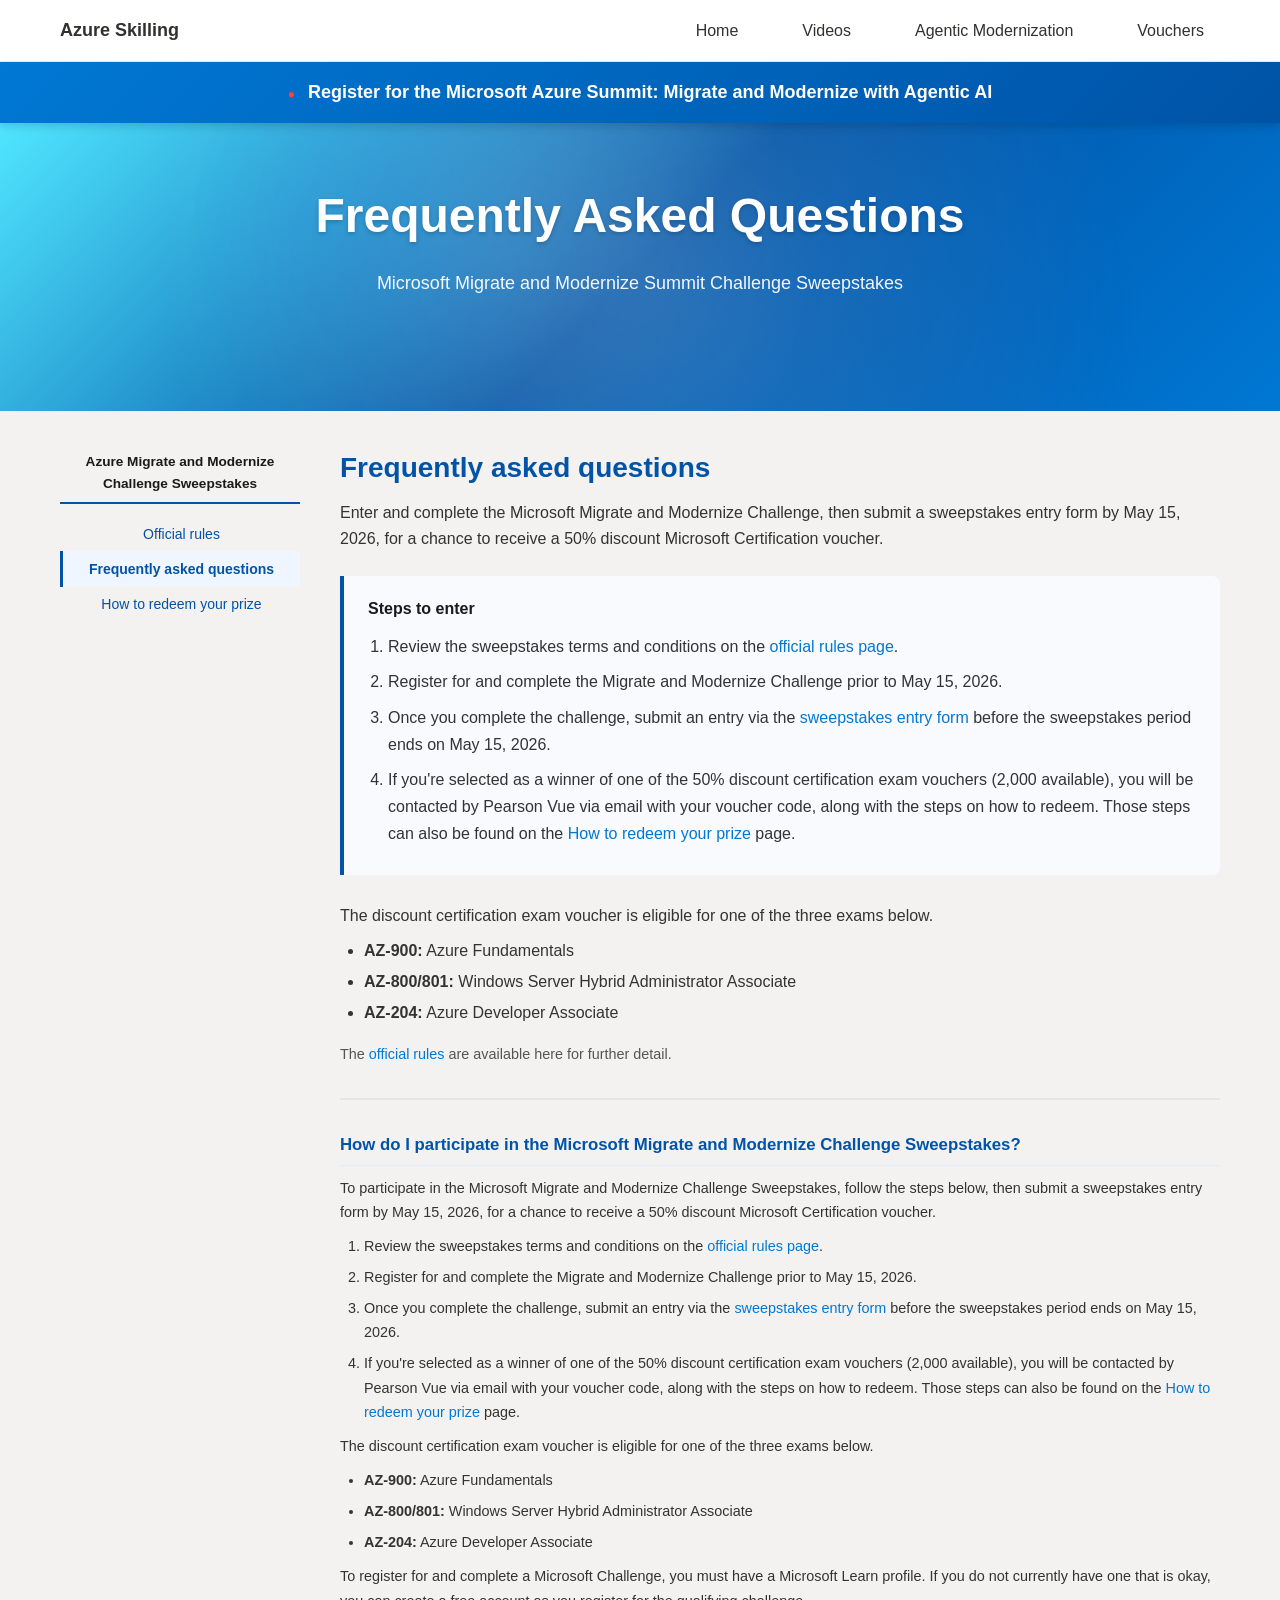
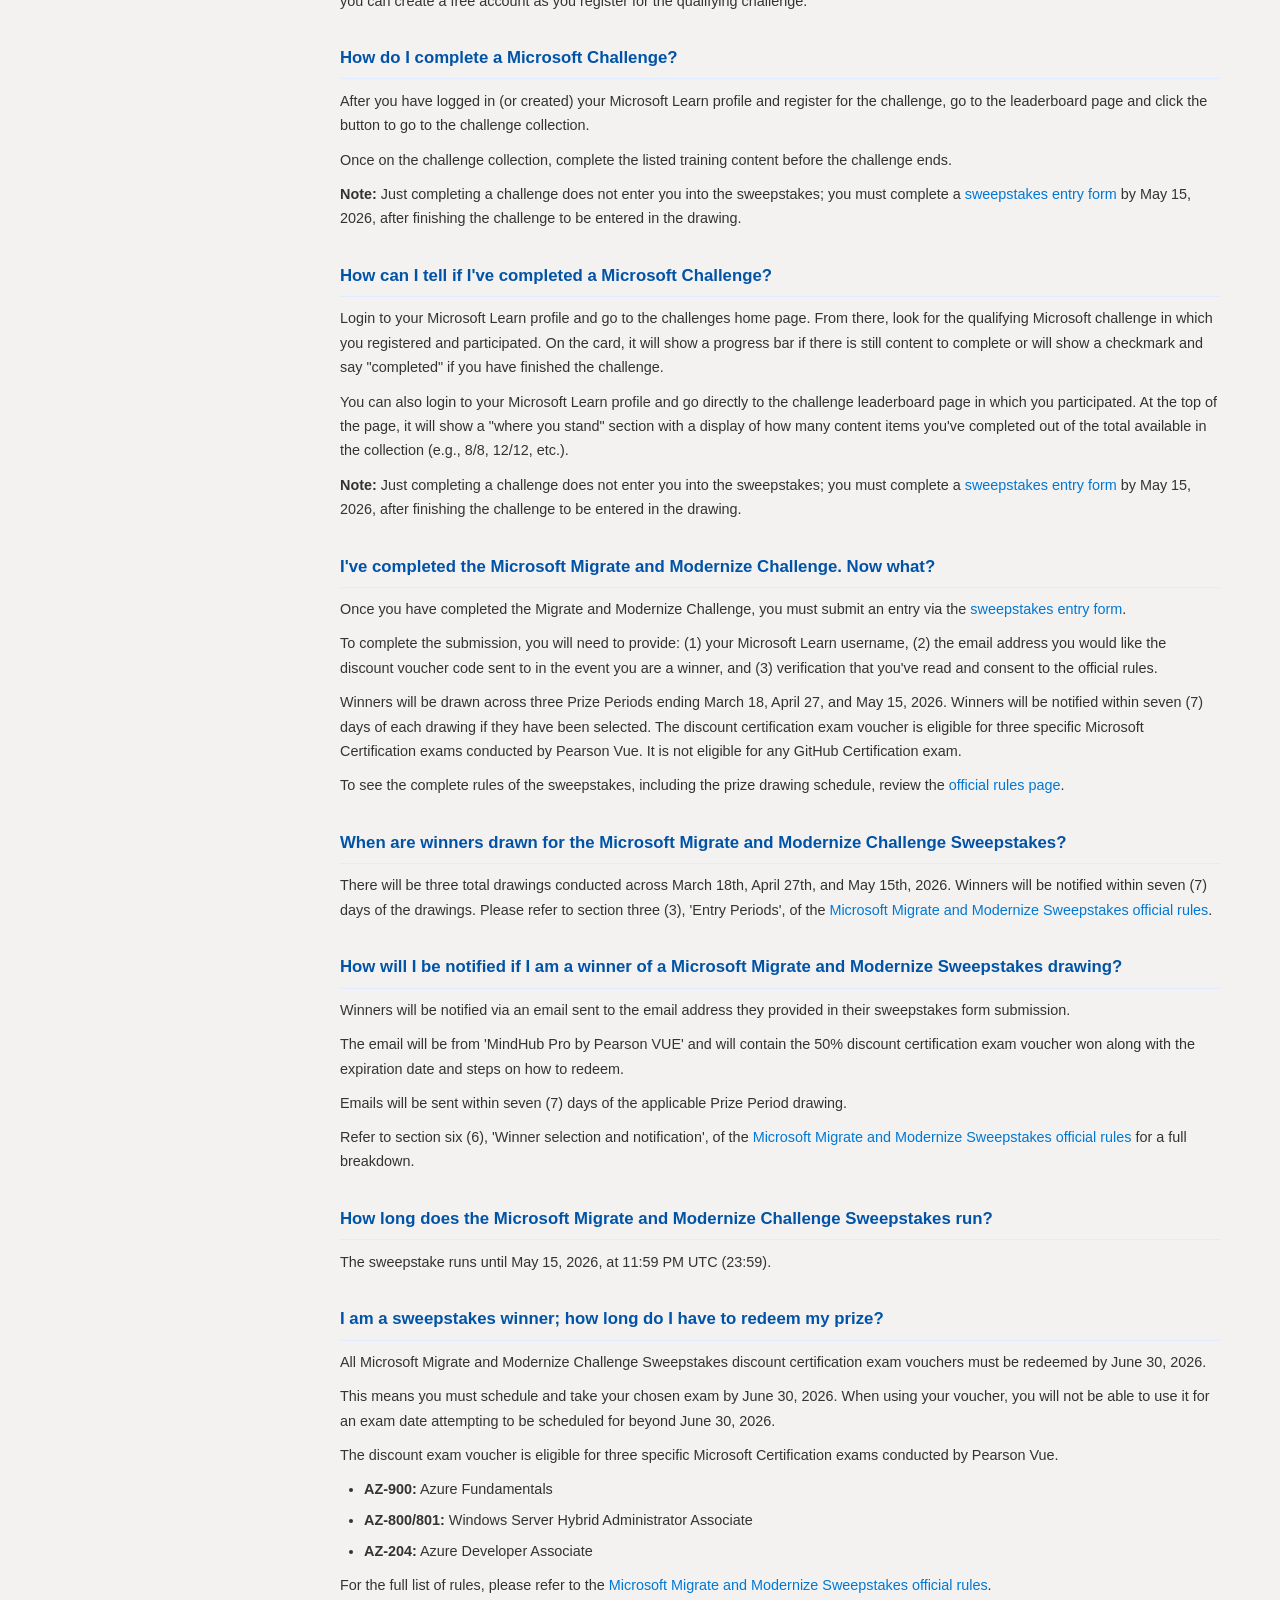
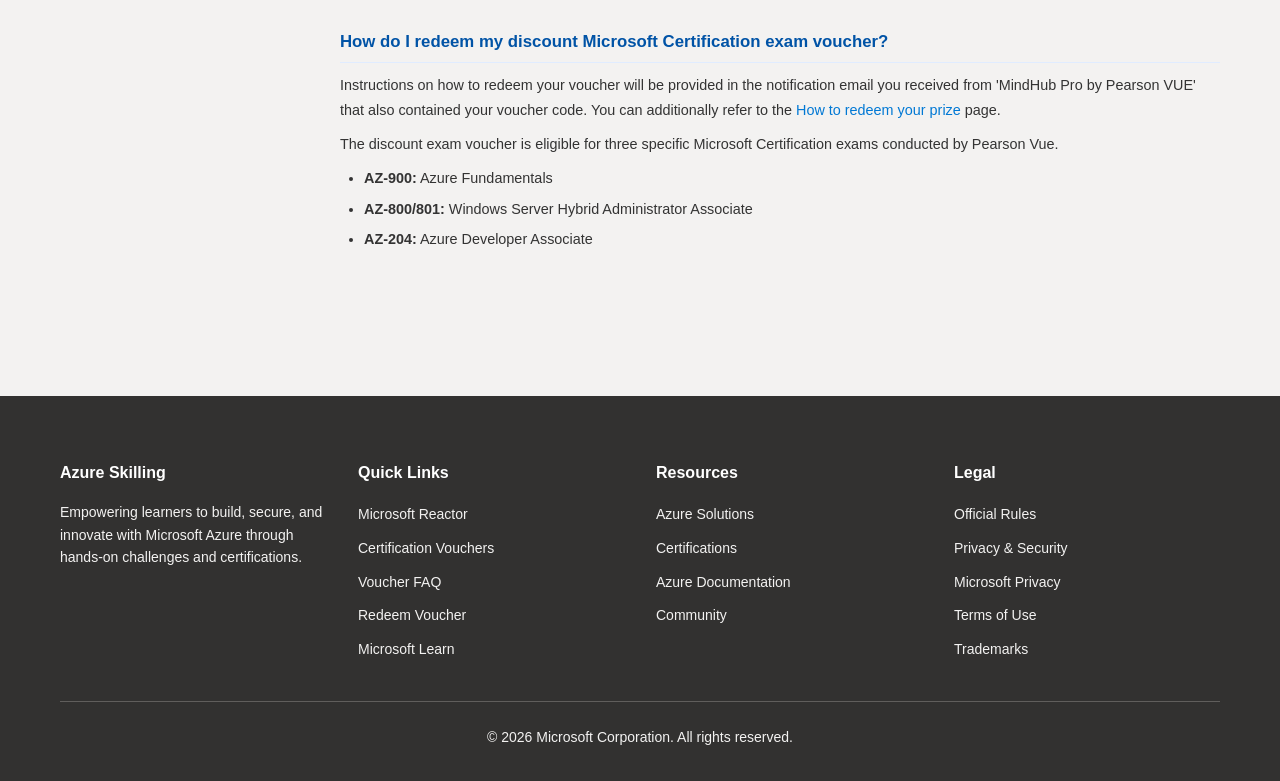
<file: faq.html>
<!DOCTYPE html>
<html lang="en">
<head>
    <meta charset="UTF-8">
    <meta name="viewport" content="width=device-width, initial-scale=1.0">
    <meta name="description" content="Frequently asked questions for the Microsoft Migrate and Modernize Summit Challenge Sweepstakes.">
    <title>Voucher FAQ | Azure Migrate and Modernize Skilling</title>
    <link rel="icon" href="data:image/svg+xml,<svg xmlns=%22http://www.w3.org/2000/svg%22 viewBox=%220 0 100 100%22><text y=%22.9em%22 font-size=%2290%22>☁️</text></svg>">
    <link rel="stylesheet" href="styles.css">
    <style>
        .rules-layout {
            display: flex;
            gap: 2.5rem;
            align-items: flex-start;
            padding: 2.5rem 0 3rem;
        }
        .rules-sidebar {
            flex: 0 0 240px;
            position: sticky;
            top: 100px;
        }
        .rules-sidebar-title {
            font-size: 0.85rem;
            font-weight: 700;
            color: var(--color-text, #1a1a1a);
            margin-bottom: 0.75rem;
            padding-bottom: 0.5rem;
            border-bottom: 2px solid var(--color-purple, #0053a6);
        }
        .rules-sidebar-nav {
            list-style: none;
            margin: 0;
            padding: 0;
        }
        .rules-sidebar-nav li {
            margin: 0;
        }
        .rules-sidebar-nav a {
            display: block;
            padding: 0.4rem 0.75rem;
            font-size: 0.875rem;
            color: var(--color-purple, #0053a6);
            text-decoration: none;
            border-left: 3px solid transparent;
            transition: border-color 0.2s, background 0.2s;
            border-radius: 0 4px 4px 0;
        }
        .rules-sidebar-nav a:hover,
        .rules-sidebar-nav a.active {
            border-left-color: var(--color-purple, #0053a6);
            background: #f0f6ff;
            color: var(--color-purple, #0053a6);
        }
        .rules-sidebar-nav a.active {
            font-weight: 600;
        }
        .rules-content {
            flex: 1;
            min-width: 0;
            text-align: left;
        }
        .rules-page-title {
            font-size: 1.75rem;
            font-weight: 700;
            color: var(--color-purple, #0053a6);
            margin: 0 0 1rem;
            line-height: 1.2;
        }
        .rules-intro {
            font-size: 1rem;
            color: #333;
            margin-bottom: 1.5rem;
            line-height: 1.6;
        }
        .rules-steps {
            background: #f8fafd;
            border-left: 4px solid var(--color-purple, #0053a6);
            border-radius: 0 8px 8px 0;
            padding: 1.25rem 1.5rem;
            margin-bottom: 1.75rem;
        }
        .rules-steps h2 {
            font-size: 1rem;
            font-weight: 700;
            color: #1a1a1a;
            margin: 0 0 0.75rem;
        }
        .rules-steps ol {
            margin: 0;
            padding-left: 1.25rem;
            color: #333;
            line-height: 1.7;
        }
        .rules-steps ol li {
            margin-bottom: 0.5rem;
        }
        .rules-cert-list {
            list-style: disc;
            padding-left: 1.5rem;
            color: #333;
            margin: 0.5rem 0 1rem;
            line-height: 1.7;
        }
        .rules-cert-list li {
            margin-bottom: 0.25rem;
        }
        .rules-note {
            font-size: 0.9rem;
            color: #555;
            margin-bottom: 1.5rem;
            line-height: 1.6;
        }
        .faq-section {
            margin-bottom: 2rem;
        }
        .faq-section h2 {
            font-size: 1.05rem;
            font-weight: 700;
            color: var(--color-purple, #0053a6);
            margin: 0 0 0.6rem;
            padding-bottom: 0.4rem;
            border-bottom: 1px solid #e0ecff;
        }
        .faq-section p,
        .faq-section ul,
        .faq-section ol {
            font-size: 0.9rem;
            color: #333;
            line-height: 1.7;
            margin: 0 0 0.6rem;
        }
        .faq-section ul,
        .faq-section ol {
            padding-left: 1.5rem;
        }
        .faq-section li {
            margin-bottom: 0.4rem;
        }
        .faq-divider {
            border: none;
            border-top: 2px solid #e5e5e5;
            margin: 2rem 0;
        }
        @media (max-width: 768px) {
            .rules-layout {
                flex-direction: column;
            }
            .rules-sidebar {
                flex: none;
                width: 100%;
                position: static;
            }
        }
    </style>
</head>
<body>
    <!-- Navigation Bar -->
    <nav class="navbar" role="navigation" aria-label="Main navigation">
        <div class="container">
            <div class="nav-brand">
                <a href="index.html" class="nav-logo">
                    <span class="nav-title">Azure Skilling</span>
                </a>
            </div>
            <ul class="nav-links">
                <li><a href="index.html" class="nav-link">Home</a></li>
                <li><a href="reactor.html" class="nav-link">Videos</a></li>
                <li><a href="agentic.html" class="nav-link">Agentic Modernization</a></li>
                <li><a href="vouchers.html" class="nav-link">Vouchers</a></li>
            </ul>
            <button class="nav-toggle" aria-label="Toggle navigation" aria-expanded="false"><span class="nav-toggle-icon"></span></button>
        </div>
    </nav>

    <!-- Event Ribbon -->
    <div class="event-ribbon" role="banner">
        <div class="container">
            <a href="https://www.microsoft.com/en-us/events/launch-events/migrate-and-modernize-summit" target="_blank" rel="noopener noreferrer" style="color: inherit; text-decoration: none;">
                <span class="live-indicator" aria-label="Live event">●</span>
                <span class="event-text">Register for the Microsoft Azure Summit: Migrate and Modernize with Agentic AI</span>
            </a>
        </div>
    </div>

    <!-- Hero -->
    <section class="hero" role="main">
        <div class="hero-banner"></div>
        <div class="container">
            <h1 class="hero-title">Frequently Asked Questions</h1>
            <p class="hero-subtitle">Microsoft Migrate and Modernize Summit Challenge Sweepstakes</p>
        </div>
    </section>

    <!-- Main Content -->
    <section class="what-you-learn" style="padding-top: 0;">
        <div class="container">
            <div class="rules-layout">

                <!-- Left Sidebar Nav -->
                <aside class="rules-sidebar">
                    <p class="rules-sidebar-title">Azure Migrate and Modernize Challenge Sweepstakes</p>
                    <ul class="rules-sidebar-nav">
                        <li><a href="official-rules.html">Official rules</a></li>
                        <li><a href="faq.html" class="active">Frequently asked questions</a></li>
                        <li><a href="redeem.html">How to redeem your prize</a></li>
                    </ul>
                </aside>

                <!-- Main FAQ Content -->
                <main class="rules-content">
                    <h1 class="rules-page-title">Frequently asked questions</h1>

                    <p class="rules-intro">Enter and complete the Microsoft Migrate and Modernize Challenge, then submit a sweepstakes entry form by May 15, 2026, for a chance to receive a 50% discount Microsoft Certification voucher.</p>

                    <!-- Steps to Enter -->
                    <div class="rules-steps">
                        <h2>Steps to enter</h2>
                        <ol>
                            <li>Review the sweepstakes terms and conditions on the <a href="official-rules.html">official rules page</a>.</li>
                            <li>Register for and complete the Migrate and Modernize Challenge prior to May 15, 2026.</li>
                            <li>Once you complete the challenge, submit an entry via the <a href="https://aka.ms/migratemodernizechallenge26entryform" target="_blank" rel="noopener noreferrer">sweepstakes entry form</a> before the sweepstakes period ends on May 15, 2026.</li>
                            <li>If you're selected as a winner of one of the 50% discount certification exam vouchers (2,000 available), you will be contacted by Pearson Vue via email with your voucher code, along with the steps on how to redeem. Those steps can also be found on the <a href="redeem.html">How to redeem your prize</a> page.</li>
                        </ol>
                    </div>

                    <p class="rules-intro" style="margin-bottom: 0.5rem;">The discount certification exam voucher is eligible for one of the three exams below.</p>
                    <ul class="rules-cert-list">
                        <li><strong>AZ-900:</strong> Azure Fundamentals</li>
                        <li><strong>AZ-800/801:</strong> Windows Server Hybrid Administrator Associate</li>
                        <li><strong>AZ-204:</strong> Azure Developer Associate</li>
                    </ul>
                    <p class="rules-note">The <a href="official-rules.html">official rules</a> are available here for further detail.</p>

                    <hr class="faq-divider">

                    <!-- FAQ Q&A -->
                    <div class="faq-section">
                        <h2>How do I participate in the Microsoft Migrate and Modernize Challenge Sweepstakes?</h2>
                        <p>To participate in the Microsoft Migrate and Modernize Challenge Sweepstakes, follow the steps below, then submit a sweepstakes entry form by May 15, 2026, for a chance to receive a 50% discount Microsoft Certification voucher.</p>
                        <ol>
                            <li>Review the sweepstakes terms and conditions on the <a href="official-rules.html">official rules page</a>.</li>
                            <li>Register for and complete the Migrate and Modernize Challenge prior to May 15, 2026.</li>
                            <li>Once you complete the challenge, submit an entry via the <a href="https://aka.ms/migratemodernizechallenge26entryform" target="_blank" rel="noopener noreferrer">sweepstakes entry form</a> before the sweepstakes period ends on May 15, 2026.</li>
                            <li>If you're selected as a winner of one of the 50% discount certification exam vouchers (2,000 available), you will be contacted by Pearson Vue via email with your voucher code, along with the steps on how to redeem. Those steps can also be found on the <a href="redeem.html">How to redeem your prize</a> page.</li>
                        </ol>
                        <p>The discount certification exam voucher is eligible for one of the three exams below.</p>
                        <ul>
                            <li><strong>AZ-900:</strong> Azure Fundamentals</li>
                            <li><strong>AZ-800/801:</strong> Windows Server Hybrid Administrator Associate</li>
                            <li><strong>AZ-204:</strong> Azure Developer Associate</li>
                        </ul>
                        <p>To register for and complete a Microsoft Challenge, you must have a Microsoft Learn profile. If you do not currently have one that is okay, you can create a free account as you register for the qualifying challenge.</p>
                    </div>

                    <div class="faq-section">
                        <h2>How do I complete a Microsoft Challenge?</h2>
                        <p>After you have logged in (or created) your Microsoft Learn profile and register for the challenge, go to the leaderboard page and click the button to go to the challenge collection.</p>
                        <p>Once on the challenge collection, complete the listed training content before the challenge ends.</p>
                        <p><strong>Note:</strong> Just completing a challenge does not enter you into the sweepstakes; you must complete a <a href="https://aka.ms/migratemodernizechallenge26entryform" target="_blank" rel="noopener noreferrer">sweepstakes entry form</a> by May 15, 2026, after finishing the challenge to be entered in the drawing.</p>
                    </div>

                    <div class="faq-section">
                        <h2>How can I tell if I've completed a Microsoft Challenge?</h2>
                        <p>Login to your Microsoft Learn profile and go to the challenges home page. From there, look for the qualifying Microsoft challenge in which you registered and participated. On the card, it will show a progress bar if there is still content to complete or will show a checkmark and say "completed" if you have finished the challenge.</p>
                        <p>You can also login to your Microsoft Learn profile and go directly to the challenge leaderboard page in which you participated. At the top of the page, it will show a "where you stand" section with a display of how many content items you've completed out of the total available in the collection (e.g., 8/8, 12/12, etc.).</p>
                        <p><strong>Note:</strong> Just completing a challenge does not enter you into the sweepstakes; you must complete a <a href="https://aka.ms/migratemodernizechallenge26entryform" target="_blank" rel="noopener noreferrer">sweepstakes entry form</a> by May 15, 2026, after finishing the challenge to be entered in the drawing.</p>
                    </div>

                    <div class="faq-section">
                        <h2>I've completed the Microsoft Migrate and Modernize Challenge. Now what?</h2>
                        <p>Once you have completed the Migrate and Modernize Challenge, you must submit an entry via the <a href="https://aka.ms/migratemodernizechallenge26entryform" target="_blank" rel="noopener noreferrer">sweepstakes entry form</a>.</p>
                        <p>To complete the submission, you will need to provide: (1) your Microsoft Learn username, (2) the email address you would like the discount voucher code sent to in the event you are a winner, and (3) verification that you've read and consent to the official rules.</p>
                        <p>Winners will be drawn across three Prize Periods ending March 18, April 27, and May 15, 2026. Winners will be notified within seven (7) days of each drawing if they have been selected. The discount certification exam voucher is eligible for three specific Microsoft Certification exams conducted by Pearson Vue. It is not eligible for any GitHub Certification exam.</p>
                        <p>To see the complete rules of the sweepstakes, including the prize drawing schedule, review the <a href="official-rules.html">official rules page</a>.</p>
                    </div>

                    <div class="faq-section">
                        <h2>When are winners drawn for the Microsoft Migrate and Modernize Challenge Sweepstakes?</h2>
                        <p>There will be three total drawings conducted across March 18th, April 27th, and May 15th, 2026. Winners will be notified within seven (7) days of the drawings. Please refer to section three (3), 'Entry Periods', of the <a href="official-rules.html">Microsoft Migrate and Modernize Sweepstakes official rules</a>.</p>
                    </div>

                    <div class="faq-section">
                        <h2>How will I be notified if I am a winner of a Microsoft Migrate and Modernize Sweepstakes drawing?</h2>
                        <p>Winners will be notified via an email sent to the email address they provided in their sweepstakes form submission.</p>
                        <p>The email will be from 'MindHub Pro by Pearson VUE' and will contain the 50% discount certification exam voucher won along with the expiration date and steps on how to redeem.</p>
                        <p>Emails will be sent within seven (7) days of the applicable Prize Period drawing.</p>
                        <p>Refer to section six (6), 'Winner selection and notification', of the <a href="official-rules.html">Microsoft Migrate and Modernize Sweepstakes official rules</a> for a full breakdown.</p>
                    </div>

                    <div class="faq-section">
                        <h2>How long does the Microsoft Migrate and Modernize Challenge Sweepstakes run?</h2>
                        <p>The sweepstake runs until May 15, 2026, at 11:59 PM UTC (23:59).</p>
                    </div>

                    <div class="faq-section">
                        <h2>I am a sweepstakes winner; how long do I have to redeem my prize?</h2>
                        <p>All Microsoft Migrate and Modernize Challenge Sweepstakes discount certification exam vouchers must be redeemed by June 30, 2026.</p>
                        <p>This means you must schedule and take your chosen exam by June 30, 2026. When using your voucher, you will not be able to use it for an exam date attempting to be scheduled for beyond June 30, 2026.</p>
                        <p>The discount exam voucher is eligible for three specific Microsoft Certification exams conducted by Pearson Vue.</p>
                        <ul>
                            <li><strong>AZ-900:</strong> Azure Fundamentals</li>
                            <li><strong>AZ-800/801:</strong> Windows Server Hybrid Administrator Associate</li>
                            <li><strong>AZ-204:</strong> Azure Developer Associate</li>
                        </ul>
                        <p>For the full list of rules, please refer to the <a href="official-rules.html">Microsoft Migrate and Modernize Sweepstakes official rules</a>.</p>
                    </div>

                    <div class="faq-section">
                        <h2>How do I redeem my discount Microsoft Certification exam voucher?</h2>
                        <p>Instructions on how to redeem your voucher will be provided in the notification email you received from 'MindHub Pro by Pearson VUE' that also contained your voucher code. You can additionally refer to the <a href="redeem.html">How to redeem your prize</a> page.</p>
                        <p>The discount exam voucher is eligible for three specific Microsoft Certification exams conducted by Pearson Vue.</p>
                        <ul>
                            <li><strong>AZ-900:</strong> Azure Fundamentals</li>
                            <li><strong>AZ-800/801:</strong> Windows Server Hybrid Administrator Associate</li>
                            <li><strong>AZ-204:</strong> Azure Developer Associate</li>
                        </ul>
                    </div>

                </main>
            </div>
        </div>
    </section>

    <footer class="footer">
        <div class="container">
            <div class="footer-grid">
                <div class="footer-column">
                    <h4 class="footer-heading">Azure Skilling</h4>
                    <p class="footer-text">Empowering learners to build, secure, and innovate with Microsoft Azure through hands-on challenges and certifications.</p>
                </div>
                <div class="footer-column">
                    <h4 class="footer-heading">Quick Links</h4>
                    <ul class="footer-links">
                        <li><a href="reactor.html">Microsoft Reactor</a></li>
                        <li><a href="vouchers.html">Certification Vouchers</a></li>
                        <li><a href="faq.html">Voucher FAQ</a></li>
                        <li><a href="redeem.html">Redeem Voucher</a></li>
                        <li><a href="https://learn.microsoft.com" target="_blank" rel="noopener noreferrer">Microsoft Learn</a></li>
                    </ul>
                </div>
                <div class="footer-column">
                    <h4 class="footer-heading">Resources</h4>
                    <ul class="footer-links">
                        <li><a href="https://azure.microsoft.com/en-us/solutions/" target="_blank" rel="noopener noreferrer">Azure Solutions</a></li>
                        <li><a href="https://learn.microsoft.com/en-us/certifications/" target="_blank" rel="noopener noreferrer">Certifications</a></li>
                        <li><a href="https://docs.microsoft.com/en-us/azure/" target="_blank" rel="noopener noreferrer">Azure Documentation</a></li>
                        <li><a href="https://azure.microsoft.com/en-us/community/" target="_blank" rel="noopener noreferrer">Community</a></li>
                    </ul>
                </div>
                <div class="footer-column">
                    <h4 class="footer-heading">Legal</h4>
                    <ul class="footer-links">
                        <li><a href="official-rules.html">Official Rules</a></li>
                        <li><a href="privacy.html">Privacy &amp; Security</a></li>
                        <li><a href="https://privacy.microsoft.com/en-us/privacystatement" target="_blank" rel="noopener noreferrer">Microsoft Privacy</a></li>
                        <li><a href="https://www.microsoft.com/en-us/legal/terms-of-use" target="_blank" rel="noopener noreferrer">Terms of Use</a></li>
                        <li><a href="https://www.microsoft.com/en-us/legal/intellectualproperty/trademarks" target="_blank" rel="noopener noreferrer">Trademarks</a></li>
                    </ul>
                </div>
            </div>
            <div class="footer-bottom">
                <p class="footer-copyright">&copy; 2026 Microsoft Corporation. All rights reserved.</p>
            </div>
        </div>
    </footer>
    <script src="script.js"></script>
</body>
</html>
</file>
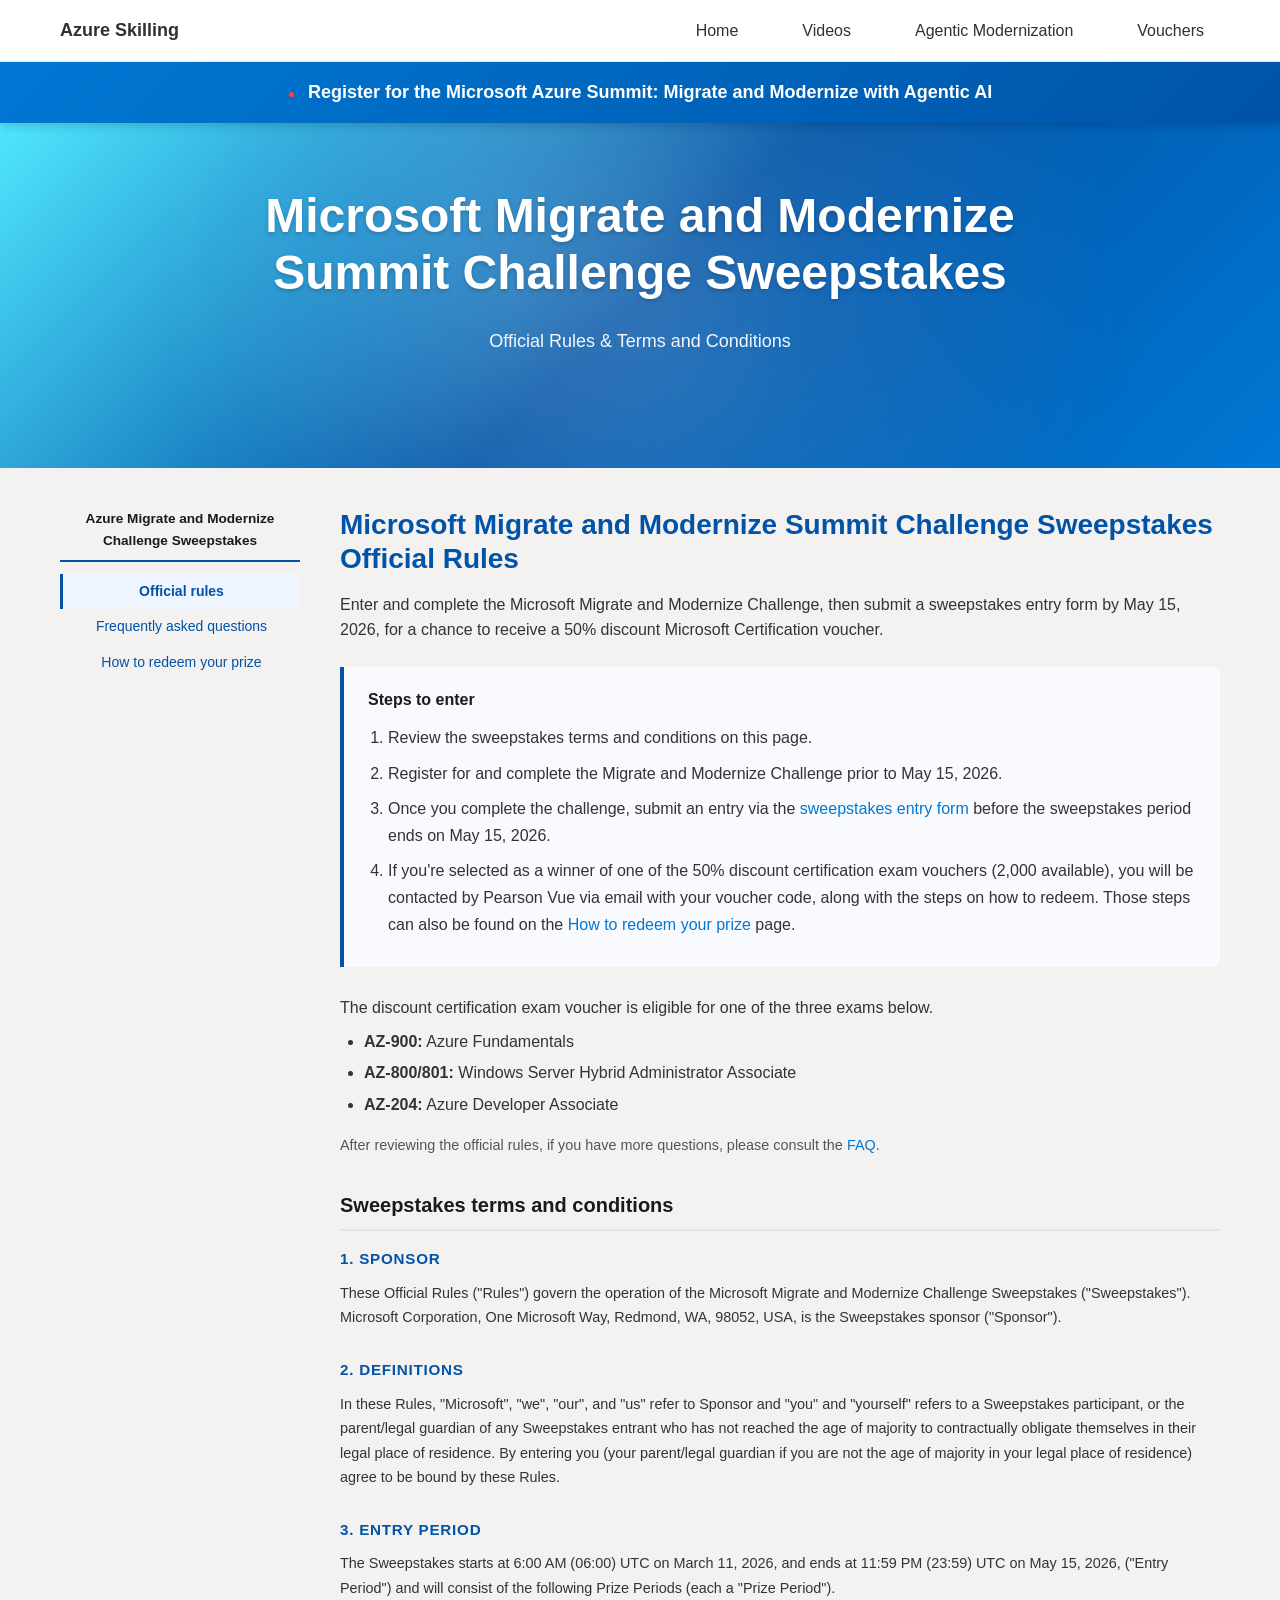
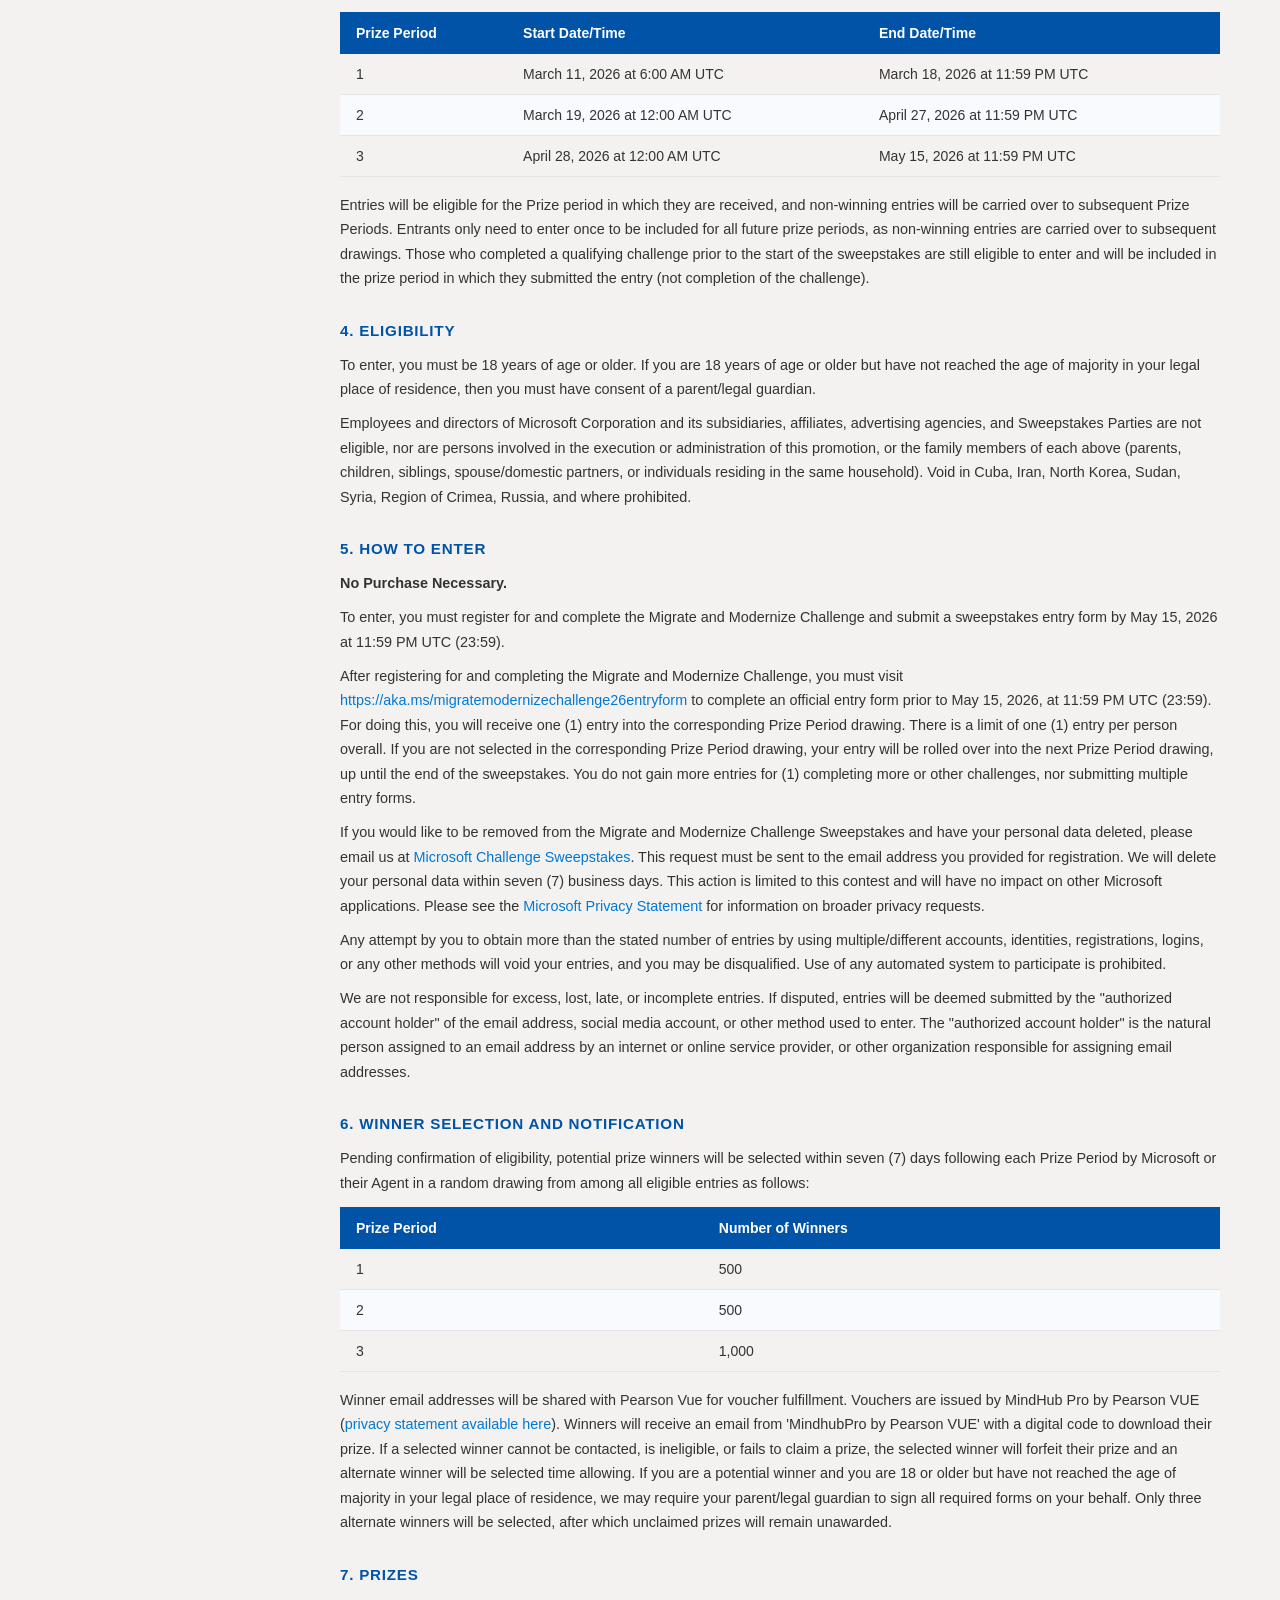
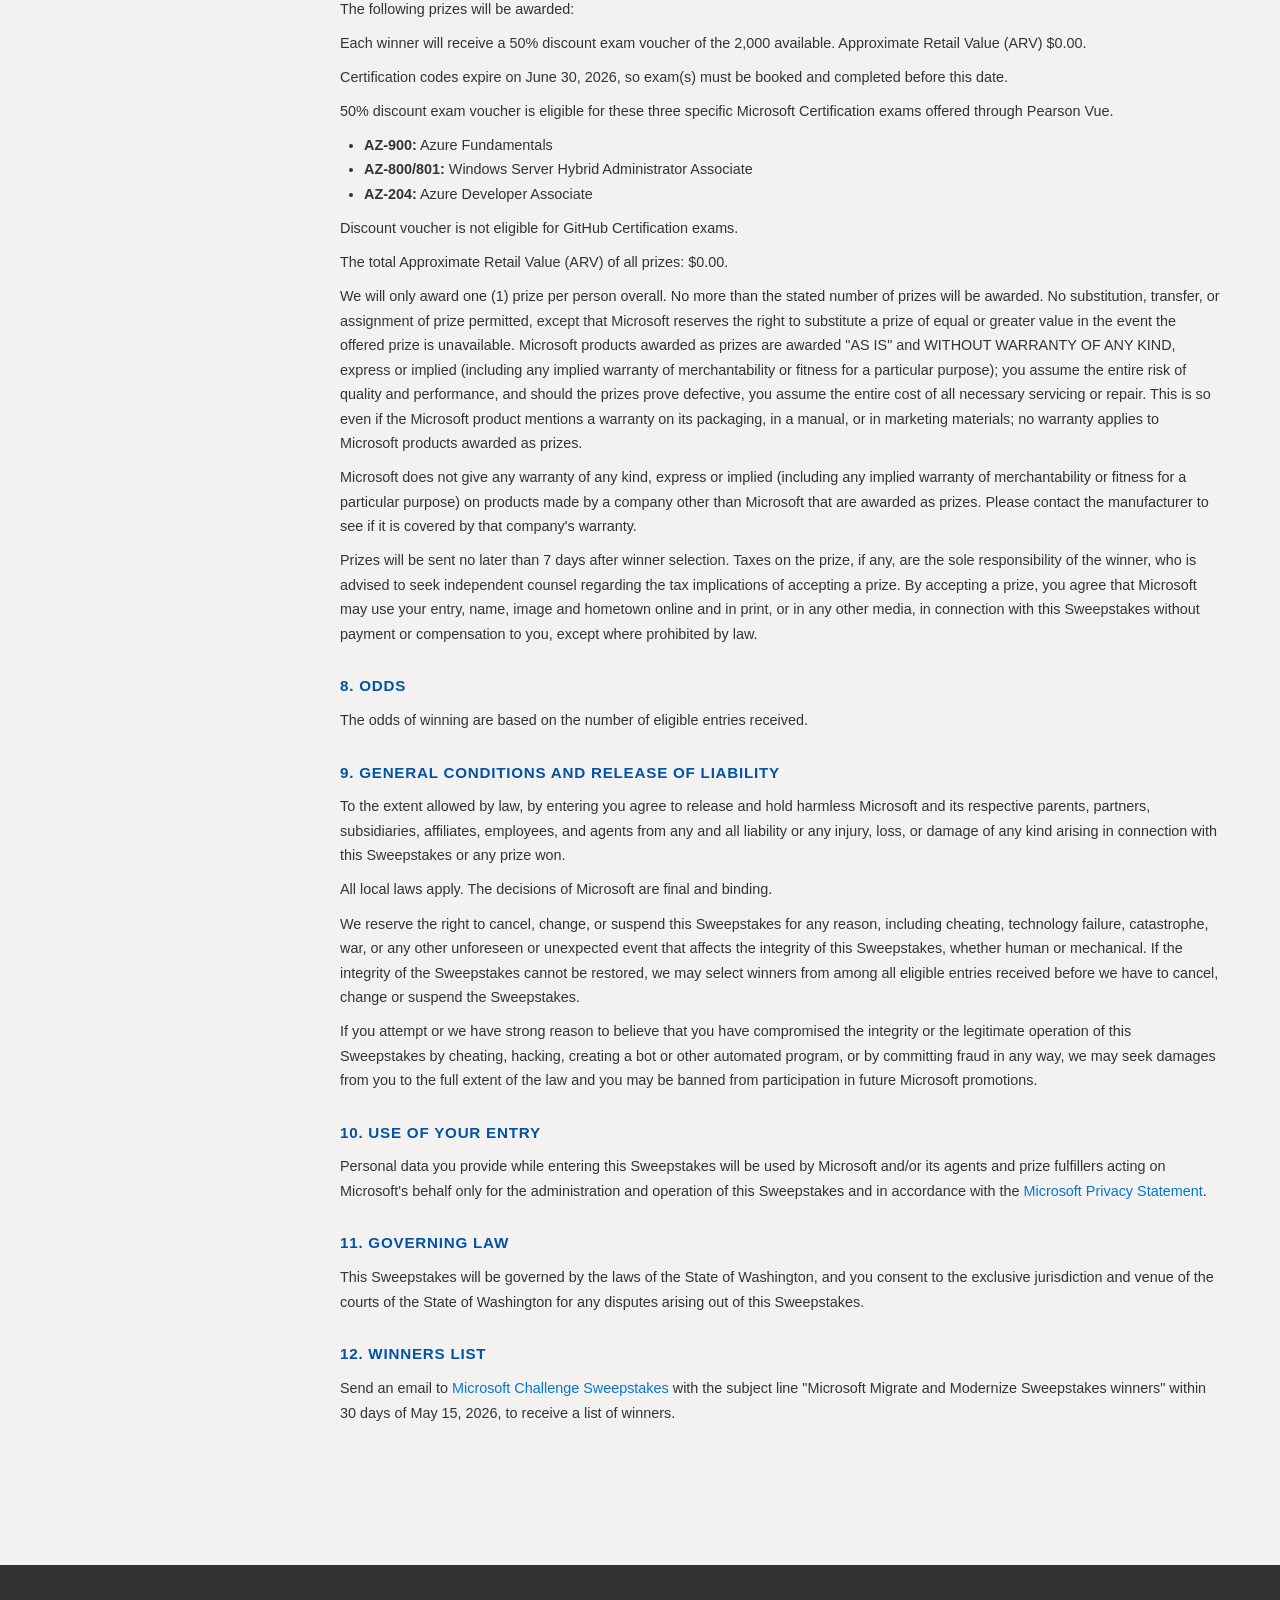
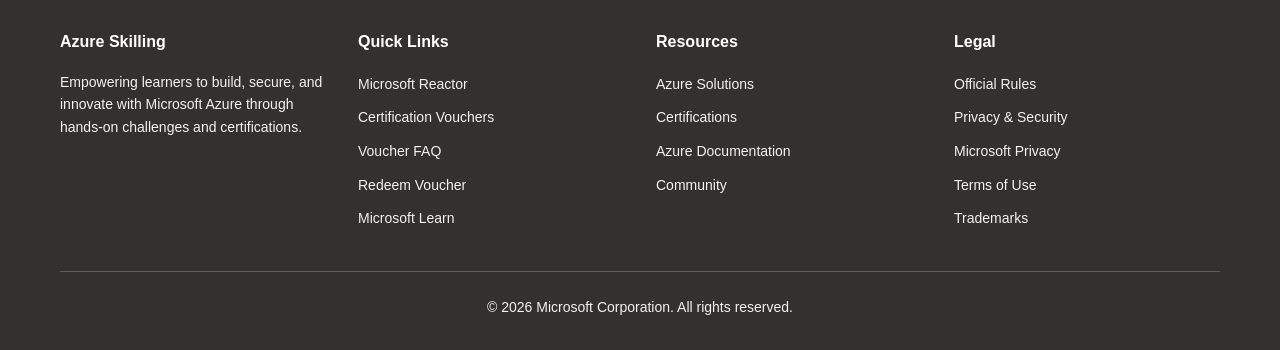
<file: official-rules.html>
<!DOCTYPE html>
<html lang="en">
<head>
    <meta charset="UTF-8">
    <meta name="viewport" content="width=device-width, initial-scale=1.0">
    <meta name="description" content="Official rules for the Microsoft Migrate and Modernize Summit Challenge Sweepstakes.">
    <title>Official Rules | Azure Migrate and Modernize Skilling</title>
    <link rel="icon" href="data:image/svg+xml,<svg xmlns=%22http://www.w3.org/2000/svg%22 viewBox=%220 0 100 100%22><text y=%22.9em%22 font-size=%2290%22>☁️</text></svg>">
    <link rel="stylesheet" href="styles.css">
    <style>
        .rules-layout {
            display: flex;
            gap: 2.5rem;
            align-items: flex-start;
            padding: 2.5rem 0 3rem;
        }
        .rules-sidebar {
            flex: 0 0 240px;
            position: sticky;
            top: 100px;
        }
        .rules-sidebar-title {
            font-size: 0.85rem;
            font-weight: 700;
            color: var(--color-text, #1a1a1a);
            margin-bottom: 0.75rem;
            padding-bottom: 0.5rem;
            border-bottom: 2px solid var(--color-purple, #0053a6);
        }
        .rules-sidebar-nav {
            list-style: none;
            margin: 0;
            padding: 0;
        }
        .rules-sidebar-nav li {
            margin: 0;
        }
        .rules-sidebar-nav a {
            display: block;
            padding: 0.4rem 0.75rem;
            font-size: 0.875rem;
            color: var(--color-purple, #0053a6);
            text-decoration: none;
            border-left: 3px solid transparent;
            transition: border-color 0.2s, background 0.2s;
            border-radius: 0 4px 4px 0;
        }
        .rules-sidebar-nav a:hover,
        .rules-sidebar-nav a.active {
            border-left-color: var(--color-purple, #0053a6);
            background: #f0f6ff;
            color: var(--color-purple, #0053a6);
        }
        .rules-sidebar-nav a.active {
            font-weight: 600;
        }
        .rules-content {
            flex: 1;
            min-width: 0;
            text-align: left;
        }
        .rules-page-title {
            font-size: 1.75rem;
            font-weight: 700;
            color: var(--color-purple, #0053a6);
            margin: 0 0 1rem;
            line-height: 1.2;
        }
        .rules-intro {
            font-size: 1rem;
            color: #333;
            margin-bottom: 1.5rem;
            line-height: 1.6;
        }
        .rules-steps {
            background: #f8fafd;
            border-left: 4px solid var(--color-purple, #0053a6);
            border-radius: 0 8px 8px 0;
            padding: 1.25rem 1.5rem;
            margin-bottom: 1.75rem;
        }
        .rules-steps h2 {
            font-size: 1rem;
            font-weight: 700;
            color: #1a1a1a;
            margin: 0 0 0.75rem;
        }
        .rules-steps ol {
            margin: 0;
            padding-left: 1.25rem;
            color: #333;
            line-height: 1.7;
        }
        .rules-steps ol li {
            margin-bottom: 0.5rem;
        }
        .rules-cert-list {
            list-style: disc;
            padding-left: 1.5rem;
            color: #333;
            margin: 0.5rem 0 1rem;
            line-height: 1.7;
        }
        .rules-cert-list li {
            margin-bottom: 0.25rem;
        }
        .rules-note {
            font-size: 0.9rem;
            color: #555;
            margin-bottom: 1.5rem;
            line-height: 1.6;
        }
        .rules-toc-title {
            font-size: 1.25rem;
            font-weight: 700;
            color: #1a1a1a;
            margin: 2rem 0 1rem;
            padding-bottom: 0.5rem;
            border-bottom: 2px solid #e5e5e5;
        }
        .rules-section {
            margin-bottom: 1.75rem;
        }
        .rules-section h3 {
            font-size: 0.95rem;
            font-weight: 700;
            text-transform: uppercase;
            letter-spacing: 0.05em;
            color: var(--color-purple, #0053a6);
            margin: 0 0 0.6rem;
        }
        .rules-section p,
        .rules-section ul,
        .rules-section ol {
            font-size: 0.9rem;
            color: #333;
            line-height: 1.7;
            margin: 0 0 0.6rem;
        }
        .rules-section ul {
            padding-left: 1.5rem;
        }
        .rules-table {
            width: 100%;
            border-collapse: collapse;
            margin: 0.75rem 0 1rem;
            font-size: 0.875rem;
        }
        .rules-table th {
            background: var(--color-purple, #0053a6);
            color: #fff;
            padding: 0.6rem 1rem;
            text-align: left;
            font-weight: 600;
        }
        .rules-table td {
            padding: 0.55rem 1rem;
            border-bottom: 1px solid #e5e5e5;
            color: #333;
        }
        .rules-table tr:nth-child(even) td {
            background: #f8fafd;
        }
        @media (max-width: 768px) {
            .rules-layout {
                flex-direction: column;
            }
            .rules-sidebar {
                flex: none;
                width: 100%;
                position: static;
            }
        }
    </style>
</head>
<body>
    <!-- Navigation Bar -->
    <nav class="navbar" role="navigation" aria-label="Main navigation">
        <div class="container">
            <div class="nav-brand">
                <a href="index.html" class="nav-logo">
                    <span class="nav-title">Azure Skilling</span>
                </a>
            </div>
            <ul class="nav-links">
                <li><a href="index.html" class="nav-link">Home</a></li>
                <li><a href="reactor.html" class="nav-link">Videos</a></li>
                <li><a href="agentic.html" class="nav-link">Agentic Modernization</a></li>
                <li><a href="vouchers.html" class="nav-link">Vouchers</a></li>
            </ul>
            <button class="nav-toggle" aria-label="Toggle navigation" aria-expanded="false"><span class="nav-toggle-icon"></span></button>
        </div>
    </nav>

    <!-- Event Ribbon -->
    <div class="event-ribbon" role="banner">
        <div class="container">
            <a href="https://www.microsoft.com/en-us/events/launch-events/migrate-and-modernize-summit" target="_blank" rel="noopener noreferrer" style="color: inherit; text-decoration: none;">
                <span class="live-indicator" aria-label="Live event">●</span>
                <span class="event-text">Register for the Microsoft Azure Summit: Migrate and Modernize with Agentic AI</span>
            </a>
        </div>
    </div>

    <!-- Hero -->
    <section class="hero" role="main">
        <div class="hero-banner"></div>
        <div class="container">
            <h1 class="hero-title">Microsoft Migrate and Modernize Summit Challenge Sweepstakes</h1>
            <p class="hero-subtitle">Official Rules &amp; Terms and Conditions</p>
        </div>
    </section>

    <!-- Main Content -->
    <section class="what-you-learn" style="padding-top: 0;">
        <div class="container">
            <div class="rules-layout">

                <!-- Left Sidebar Nav -->
                <aside class="rules-sidebar">
                    <p class="rules-sidebar-title">Azure Migrate and Modernize Challenge Sweepstakes</p>
                    <ul class="rules-sidebar-nav">
                        <li><a href="official-rules.html" class="active">Official rules</a></li>
                        <li><a href="faq.html">Frequently asked questions</a></li>
                        <li><a href="redeem.html">How to redeem your prize</a></li>
                    </ul>
                </aside>

                <!-- Main Rules Content -->
                <main class="rules-content">
                    <h1 class="rules-page-title">Microsoft Migrate and Modernize Summit Challenge Sweepstakes Official Rules</h1>

                    <p class="rules-intro">Enter and complete the Microsoft Migrate and Modernize Challenge, then submit a sweepstakes entry form by May 15, 2026, for a chance to receive a 50% discount Microsoft Certification voucher.</p>

                    <!-- Steps to Enter -->
                    <div class="rules-steps">
                        <h2>Steps to enter</h2>
                        <ol>
                            <li>Review the sweepstakes terms and conditions on this page.</li>
                            <li>Register for and complete the Migrate and Modernize Challenge prior to May 15, 2026.</li>
                            <li>Once you complete the challenge, submit an entry via the <a href="https://aka.ms/migratemodernizechallenge26entryform" target="_blank" rel="noopener noreferrer">sweepstakes entry form</a> before the sweepstakes period ends on May 15, 2026.</li>
                            <li>If you're selected as a winner of one of the 50% discount certification exam vouchers (2,000 available), you will be contacted by Pearson Vue via email with your voucher code, along with the steps on how to redeem. Those steps can also be found on the <a href="redeem.html">How to redeem your prize</a> page.</li>
                        </ol>
                    </div>

                    <p class="rules-intro" style="margin-bottom: 0.5rem;">The discount certification exam voucher is eligible for one of the three exams below.</p>
                    <ul class="rules-cert-list">
                        <li><strong>AZ-900:</strong> Azure Fundamentals</li>
                        <li><strong>AZ-800/801:</strong> Windows Server Hybrid Administrator Associate</li>
                        <li><strong>AZ-204:</strong> Azure Developer Associate</li>
                    </ul>
                    <p class="rules-note">After reviewing the official rules, if you have more questions, please consult the <a href="faq.html">FAQ</a>.</p>

                    <!-- Terms and Conditions -->
                    <h2 class="rules-toc-title">Sweepstakes terms and conditions</h2>

                    <div class="rules-section">
                        <h3>1. Sponsor</h3>
                        <p>These Official Rules ("Rules") govern the operation of the Microsoft Migrate and Modernize Challenge Sweepstakes ("Sweepstakes"). Microsoft Corporation, One Microsoft Way, Redmond, WA, 98052, USA, is the Sweepstakes sponsor ("Sponsor").</p>
                    </div>

                    <div class="rules-section">
                        <h3>2. Definitions</h3>
                        <p>In these Rules, "Microsoft", "we", "our", and "us" refer to Sponsor and "you" and "yourself" refers to a Sweepstakes participant, or the parent/legal guardian of any Sweepstakes entrant who has not reached the age of majority to contractually obligate themselves in their legal place of residence. By entering you (your parent/legal guardian if you are not the age of majority in your legal place of residence) agree to be bound by these Rules.</p>
                    </div>

                    <div class="rules-section">
                        <h3>3. Entry Period</h3>
                        <p>The Sweepstakes starts at 6:00 AM (06:00) UTC on March 11, 2026, and ends at 11:59 PM (23:59) UTC on May 15, 2026, ("Entry Period") and will consist of the following Prize Periods (each a "Prize Period").</p>
                        <table class="rules-table">
                            <thead>
                                <tr>
                                    <th>Prize Period</th>
                                    <th>Start Date/Time</th>
                                    <th>End Date/Time</th>
                                </tr>
                            </thead>
                            <tbody>
                                <tr>
                                    <td>1</td>
                                    <td>March 11, 2026 at 6:00 AM UTC</td>
                                    <td>March 18, 2026 at 11:59 PM UTC</td>
                                </tr>
                                <tr>
                                    <td>2</td>
                                    <td>March 19, 2026 at 12:00 AM UTC</td>
                                    <td>April 27, 2026 at 11:59 PM UTC</td>
                                </tr>
                                <tr>
                                    <td>3</td>
                                    <td>April 28, 2026 at 12:00 AM UTC</td>
                                    <td>May 15, 2026 at 11:59 PM UTC</td>
                                </tr>
                            </tbody>
                        </table>
                        <p>Entries will be eligible for the Prize period in which they are received, and non-winning entries will be carried over to subsequent Prize Periods. Entrants only need to enter once to be included for all future prize periods, as non-winning entries are carried over to subsequent drawings. Those who completed a qualifying challenge prior to the start of the sweepstakes are still eligible to enter and will be included in the prize period in which they submitted the entry (not completion of the challenge).</p>
                    </div>

                    <div class="rules-section">
                        <h3>4. Eligibility</h3>
                        <p>To enter, you must be 18 years of age or older. If you are 18 years of age or older but have not reached the age of majority in your legal place of residence, then you must have consent of a parent/legal guardian.</p>
                        <p>Employees and directors of Microsoft Corporation and its subsidiaries, affiliates, advertising agencies, and Sweepstakes Parties are not eligible, nor are persons involved in the execution or administration of this promotion, or the family members of each above (parents, children, siblings, spouse/domestic partners, or individuals residing in the same household). Void in Cuba, Iran, North Korea, Sudan, Syria, Region of Crimea, Russia, and where prohibited.</p>
                    </div>

                    <div class="rules-section">
                        <h3>5. How to Enter</h3>
                        <p><strong>No Purchase Necessary.</strong></p>
                        <p>To enter, you must register for and complete the Migrate and Modernize Challenge and submit a sweepstakes entry form by May 15, 2026 at 11:59 PM UTC (23:59).</p>
                        <p>After registering for and completing the Migrate and Modernize Challenge, you must visit <a href="https://aka.ms/migratemodernizechallenge26entryform" target="_blank" rel="noopener noreferrer">https://aka.ms/migratemodernizechallenge26entryform</a> to complete an official entry form prior to May 15, 2026, at 11:59 PM UTC (23:59). For doing this, you will receive one (1) entry into the corresponding Prize Period drawing. There is a limit of one (1) entry per person overall. If you are not selected in the corresponding Prize Period drawing, your entry will be rolled over into the next Prize Period drawing, up until the end of the sweepstakes. You do not gain more entries for (1) completing more or other challenges, nor submitting multiple entry forms.</p>
                        <p>If you would like to be removed from the Migrate and Modernize Challenge Sweepstakes and have your personal data deleted, please email us at <a href="mailto:mschallenge@microsoft.com">Microsoft Challenge Sweepstakes</a>. This request must be sent to the email address you provided for registration. We will delete your personal data within seven (7) business days. This action is limited to this contest and will have no impact on other Microsoft applications. Please see the <a href="https://privacy.microsoft.com/en-us/privacystatement" target="_blank" rel="noopener noreferrer">Microsoft Privacy Statement</a> for information on broader privacy requests.</p>
                        <p>Any attempt by you to obtain more than the stated number of entries by using multiple/different accounts, identities, registrations, logins, or any other methods will void your entries, and you may be disqualified. Use of any automated system to participate is prohibited.</p>
                        <p>We are not responsible for excess, lost, late, or incomplete entries. If disputed, entries will be deemed submitted by the "authorized account holder" of the email address, social media account, or other method used to enter. The "authorized account holder" is the natural person assigned to an email address by an internet or online service provider, or other organization responsible for assigning email addresses.</p>
                    </div>

                    <div class="rules-section">
                        <h3>6. Winner Selection and Notification</h3>
                        <p>Pending confirmation of eligibility, potential prize winners will be selected within seven (7) days following each Prize Period by Microsoft or their Agent in a random drawing from among all eligible entries as follows:</p>
                        <table class="rules-table">
                            <thead>
                                <tr>
                                    <th>Prize Period</th>
                                    <th>Number of Winners</th>
                                </tr>
                            </thead>
                            <tbody>
                                <tr>
                                    <td>1</td>
                                    <td>500</td>
                                </tr>
                                <tr>
                                    <td>2</td>
                                    <td>500</td>
                                </tr>
                                <tr>
                                    <td>3</td>
                                    <td>1,000</td>
                                </tr>
                            </tbody>
                        </table>
                        <p>Winner email addresses will be shared with Pearson Vue for voucher fulfillment. Vouchers are issued by MindHub Pro by Pearson VUE (<a href="https://home.pearsonvue.com/Legal/Privacy-and-cookies-policy.aspx" target="_blank" rel="noopener noreferrer">privacy statement available here</a>). Winners will receive an email from 'MindhubPro by Pearson VUE' with a digital code to download their prize. If a selected winner cannot be contacted, is ineligible, or fails to claim a prize, the selected winner will forfeit their prize and an alternate winner will be selected time allowing. If you are a potential winner and you are 18 or older but have not reached the age of majority in your legal place of residence, we may require your parent/legal guardian to sign all required forms on your behalf. Only three alternate winners will be selected, after which unclaimed prizes will remain unawarded.</p>
                    </div>

                    <div class="rules-section">
                        <h3>7. Prizes</h3>
                        <p>The following prizes will be awarded:</p>
                        <p>Each winner will receive a 50% discount exam voucher of the 2,000 available. Approximate Retail Value (ARV) $0.00.</p>
                        <p>Certification codes expire on June 30, 2026, so exam(s) must be booked and completed before this date.</p>
                        <p>50% discount exam voucher is eligible for these three specific Microsoft Certification exams offered through Pearson Vue.</p>
                        <ul>
                            <li><strong>AZ-900:</strong> Azure Fundamentals</li>
                            <li><strong>AZ-800/801:</strong> Windows Server Hybrid Administrator Associate</li>
                            <li><strong>AZ-204:</strong> Azure Developer Associate</li>
                        </ul>
                        <p>Discount voucher is not eligible for GitHub Certification exams.</p>
                        <p>The total Approximate Retail Value (ARV) of all prizes: $0.00.</p>
                        <p>We will only award one (1) prize per person overall. No more than the stated number of prizes will be awarded. No substitution, transfer, or assignment of prize permitted, except that Microsoft reserves the right to substitute a prize of equal or greater value in the event the offered prize is unavailable. Microsoft products awarded as prizes are awarded "AS IS" and WITHOUT WARRANTY OF ANY KIND, express or implied (including any implied warranty of merchantability or fitness for a particular purpose); you assume the entire risk of quality and performance, and should the prizes prove defective, you assume the entire cost of all necessary servicing or repair. This is so even if the Microsoft product mentions a warranty on its packaging, in a manual, or in marketing materials; no warranty applies to Microsoft products awarded as prizes.</p>
                        <p>Microsoft does not give any warranty of any kind, express or implied (including any implied warranty of merchantability or fitness for a particular purpose) on products made by a company other than Microsoft that are awarded as prizes. Please contact the manufacturer to see if it is covered by that company's warranty.</p>
                        <p>Prizes will be sent no later than 7 days after winner selection. Taxes on the prize, if any, are the sole responsibility of the winner, who is advised to seek independent counsel regarding the tax implications of accepting a prize. By accepting a prize, you agree that Microsoft may use your entry, name, image and hometown online and in print, or in any other media, in connection with this Sweepstakes without payment or compensation to you, except where prohibited by law.</p>
                    </div>

                    <div class="rules-section">
                        <h3>8. Odds</h3>
                        <p>The odds of winning are based on the number of eligible entries received.</p>
                    </div>

                    <div class="rules-section">
                        <h3>9. General Conditions and Release of Liability</h3>
                        <p>To the extent allowed by law, by entering you agree to release and hold harmless Microsoft and its respective parents, partners, subsidiaries, affiliates, employees, and agents from any and all liability or any injury, loss, or damage of any kind arising in connection with this Sweepstakes or any prize won.</p>
                        <p>All local laws apply. The decisions of Microsoft are final and binding.</p>
                        <p>We reserve the right to cancel, change, or suspend this Sweepstakes for any reason, including cheating, technology failure, catastrophe, war, or any other unforeseen or unexpected event that affects the integrity of this Sweepstakes, whether human or mechanical. If the integrity of the Sweepstakes cannot be restored, we may select winners from among all eligible entries received before we have to cancel, change or suspend the Sweepstakes.</p>
                        <p>If you attempt or we have strong reason to believe that you have compromised the integrity or the legitimate operation of this Sweepstakes by cheating, hacking, creating a bot or other automated program, or by committing fraud in any way, we may seek damages from you to the full extent of the law and you may be banned from participation in future Microsoft promotions.</p>
                    </div>

                    <div class="rules-section">
                        <h3>10. Use of Your Entry</h3>
                        <p>Personal data you provide while entering this Sweepstakes will be used by Microsoft and/or its agents and prize fulfillers acting on Microsoft's behalf only for the administration and operation of this Sweepstakes and in accordance with the <a href="https://privacy.microsoft.com/en-us/privacystatement" target="_blank" rel="noopener noreferrer">Microsoft Privacy Statement</a>.</p>
                    </div>

                    <div class="rules-section">
                        <h3>11. Governing Law</h3>
                        <p>This Sweepstakes will be governed by the laws of the State of Washington, and you consent to the exclusive jurisdiction and venue of the courts of the State of Washington for any disputes arising out of this Sweepstakes.</p>
                    </div>

                    <div class="rules-section">
                        <h3>12. Winners List</h3>
                        <p>Send an email to <a href="mailto:mschallenge@microsoft.com">Microsoft Challenge Sweepstakes</a> with the subject line "Microsoft Migrate and Modernize Sweepstakes winners" within 30 days of May 15, 2026, to receive a list of winners.</p>
                    </div>

                </main>
            </div>
        </div>
    </section>

    <footer class="footer">
        <div class="container">
            <div class="footer-grid">
                <div class="footer-column">
                    <h4 class="footer-heading">Azure Skilling</h4>
                    <p class="footer-text">Empowering learners to build, secure, and innovate with Microsoft Azure through hands-on challenges and certifications.</p>
                </div>
                <div class="footer-column">
                    <h4 class="footer-heading">Quick Links</h4>
                    <ul class="footer-links">
                        <li><a href="reactor.html">Microsoft Reactor</a></li>
                        <li><a href="vouchers.html">Certification Vouchers</a></li>
                        <li><a href="faq.html">Voucher FAQ</a></li>
                        <li><a href="redeem.html">Redeem Voucher</a></li>
                        <li><a href="https://learn.microsoft.com" target="_blank" rel="noopener noreferrer">Microsoft Learn</a></li>
                    </ul>
                </div>
                <div class="footer-column">
                    <h4 class="footer-heading">Resources</h4>
                    <ul class="footer-links">
                        <li><a href="https://azure.microsoft.com/en-us/solutions/" target="_blank" rel="noopener noreferrer">Azure Solutions</a></li>
                        <li><a href="https://learn.microsoft.com/en-us/certifications/" target="_blank" rel="noopener noreferrer">Certifications</a></li>
                        <li><a href="https://docs.microsoft.com/en-us/azure/" target="_blank" rel="noopener noreferrer">Azure Documentation</a></li>
                        <li><a href="https://azure.microsoft.com/en-us/community/" target="_blank" rel="noopener noreferrer">Community</a></li>
                    </ul>
                </div>
                <div class="footer-column">
                    <h4 class="footer-heading">Legal</h4>
                    <ul class="footer-links">
                        <li><a href="official-rules.html">Official Rules</a></li>
                        <li><a href="privacy.html">Privacy &amp; Security</a></li>
                        <li><a href="https://privacy.microsoft.com/en-us/privacystatement" target="_blank" rel="noopener noreferrer">Microsoft Privacy</a></li>
                        <li><a href="https://www.microsoft.com/en-us/legal/terms-of-use" target="_blank" rel="noopener noreferrer">Terms of Use</a></li>
                        <li><a href="https://www.microsoft.com/en-us/legal/intellectualproperty/trademarks" target="_blank" rel="noopener noreferrer">Trademarks</a></li>
                    </ul>
                </div>
            </div>
            <div class="footer-bottom">
                <p class="footer-copyright">&copy; 2026 Microsoft Corporation. All rights reserved.</p>
            </div>
        </div>
    </footer>
    <script src="script.js"></script>
</body>
</html>
</file>
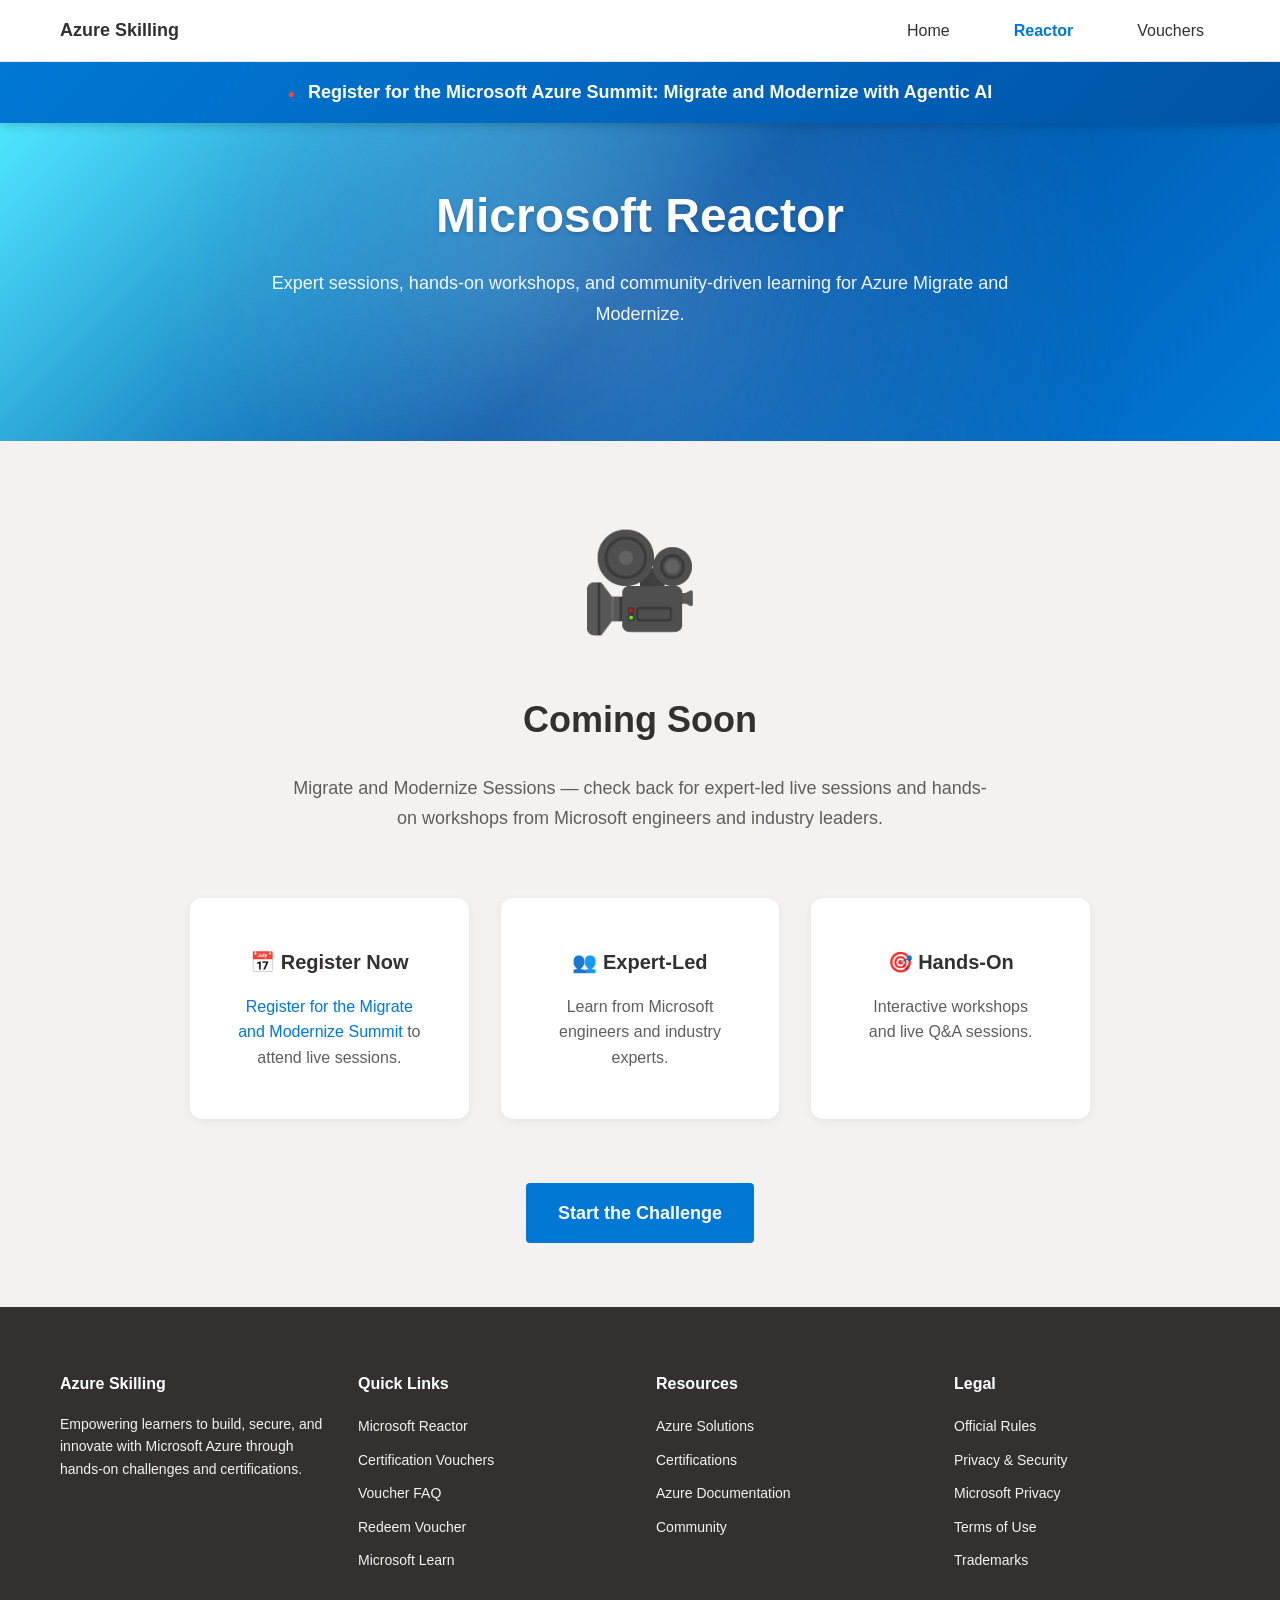
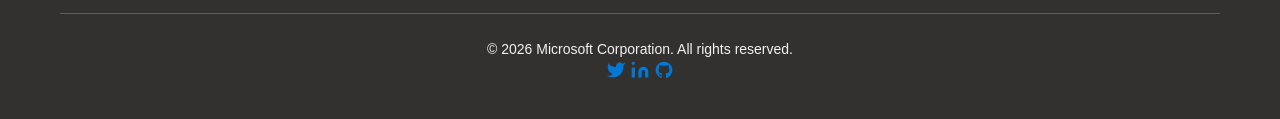
<file: reactor.html>
<!DOCTYPE html>
<html lang="en">
<head>
    <meta charset="UTF-8">
    <meta name="viewport" content="width=device-width, initial-scale=1.0">
    <meta name="description" content="Microsoft Reactor for Azure Migrate and Modernize. Live expert sessions, hands-on workshops, and community discussions.">
    <title>Microsoft Reactor | Azure Migrate and Modernize Skilling</title>
    <link rel="icon" href="data:image/svg+xml,<svg xmlns=%22http://www.w3.org/2000/svg%22 viewBox=%220 0 100 100%22><text y=%22.9em%22 font-size=%2290%22>☁️</text></svg>">
    <link rel="stylesheet" href="styles.css">
</head>
<body>
    <!-- Navigation Bar -->
    <nav class="navbar" role="navigation" aria-label="Main navigation">
        <div class="container">
            <div class="nav-brand">
                <a href="index.html" class="nav-logo" aria-label="Azure Skilling Home">
                    <span class="nav-title">Azure Skilling</span>
                </a>
            </div>
            <ul class="nav-links">
                <li><a href="index.html" class="nav-link">Home</a></li>
                <li><a href="reactor.html" class="nav-link active">Reactor</a></li>
                <li><a href="vouchers.html" class="nav-link">Vouchers</a></li>
            </ul>
            <button class="nav-toggle" aria-label="Toggle navigation" aria-expanded="false">
                <span class="nav-toggle-icon"></span>
            </button>
        </div>
    </nav>

    <!-- Event Ribbon -->
    <div class="event-ribbon" role="banner">
        <div class="container">
            <a href="https://www.microsoft.com/en-us/events/launch-events/migrate-and-modernize-summit" target="_blank" rel="noopener noreferrer" style="color: inherit; text-decoration: none;">
                <span class="live-indicator" aria-label="Live event">●</span>
                <span class="event-text">Register for the Microsoft Azure Summit: Migrate and Modernize with Agentic AI</span>
            </a>
        </div>
    </div>

    <!-- Hero Section -->
    <section class="hero" role="main">
        <div class="hero-banner"></div>
        <div class="container">
            <h1 class="hero-title">Microsoft Reactor</h1>
            <p class="hero-subtitle">Expert sessions, hands-on workshops, and community-driven learning for Azure Migrate and Modernize.</p>
        </div>
    </section>

    <!-- Coming Soon Section -->
    <section class="coming-soon">
        <div class="container">
            <div class="coming-soon-content">
                <div class="coming-soon-icon">🎥</div>
                <h2 class="coming-soon-title">Coming Soon</h2>
                <p class="coming-soon-description">
                    Migrate and Modernize Sessions — check back for expert-led live sessions and hands-on workshops from Microsoft engineers and industry leaders.
                </p>
                <div class="coming-soon-features">
                    <div class="coming-soon-feature">
                        <h3>📅 Register Now</h3>
                        <p><a href="https://www.microsoft.com/en-us/events/launch-events/migrate-and-modernize-summit" target="_blank" rel="noopener noreferrer">Register for the Migrate and Modernize Summit</a> to attend live sessions.</p>
                    </div>
                    <div class="coming-soon-feature">
                        <h3>👥 Expert-Led</h3>
                        <p>Learn from Microsoft engineers and industry experts.</p>
                    </div>
                    <div class="coming-soon-feature">
                        <h3>🎯 Hands-On</h3>
                        <p>Interactive workshops and live Q&A sessions.</p>
                    </div>
                </div>
                <div class="coming-soon-cta">
                    <a href="https://aka.ms/MigrateModernizeChallenge2026" class="btn btn-primary btn-large" target="_blank" rel="noopener noreferrer">Start the Challenge</a>
                </div>
            </div>
        </div>
    </section>

    <!-- Footer -->
    <footer class="footer">
        <div class="container">
            <div class="footer-grid">
                <div class="footer-column">
                    <h4 class="footer-heading">Azure Skilling</h4>
                    <p class="footer-text">Empowering learners to build, secure, and innovate with Microsoft Azure through hands-on challenges and certifications.</p>
                </div>
                <div class="footer-column">
                    <h4 class="footer-heading">Quick Links</h4>
                    <ul class="footer-links">
                        <li><a href="reactor.html">Microsoft Reactor</a></li>
                        <li><a href="vouchers.html">Certification Vouchers</a></li>
                        <li><a href="faq.html">Voucher FAQ</a></li>
                        <li><a href="redeem.html">Redeem Voucher</a></li>
                        <li><a href="https://learn.microsoft.com" target="_blank" rel="noopener noreferrer">Microsoft Learn</a></li>
                    </ul>
                </div>
                <div class="footer-column">
                    <h4 class="footer-heading">Resources</h4>
                    <ul class="footer-links">
                        <li><a href="https://azure.microsoft.com/en-us/solutions/" target="_blank" rel="noopener noreferrer">Azure Solutions</a></li>
                        <li><a href="https://learn.microsoft.com/en-us/certifications/" target="_blank" rel="noopener noreferrer">Certifications</a></li>
                        <li><a href="https://docs.microsoft.com/en-us/azure/" target="_blank" rel="noopener noreferrer">Azure Documentation</a></li>
                        <li><a href="https://azure.microsoft.com/en-us/community/" target="_blank" rel="noopener noreferrer">Community</a></li>
                    </ul>
                </div>
                <div class="footer-column">
                    <h4 class="footer-heading">Legal</h4>
                    <ul class="footer-links">
                        <li><a href="official-rules.html">Official Rules</a></li>
                        <li><a href="privacy.html">Privacy & Security</a></li>
                        <li><a href="https://privacy.microsoft.com/en-us/privacystatement" target="_blank" rel="noopener noreferrer">Microsoft Privacy</a></li>
                        <li><a href="https://www.microsoft.com/en-us/legal/terms-of-use" target="_blank" rel="noopener noreferrer">Terms of Use</a></li>
                        <li><a href="https://www.microsoft.com/en-us/legal/intellectualproperty/trademarks" target="_blank" rel="noopener noreferrer">Trademarks</a></li>
                    </ul>
                </div>
            </div>
            <div class="footer-bottom">
                <p class="footer-copyright">&copy; 2026 Microsoft Corporation. All rights reserved.</p>
                <div class="footer-social">
                    <a href="https://twitter.com/Azure" target="_blank" rel="noopener noreferrer" aria-label="Azure on Twitter">
                        <svg width="20" height="20" fill="currentColor" viewBox="0 0 24 24"><path d="M23 3a10.9 10.9 0 01-3.14 1.53 4.48 4.48 0 00-7.86 3v1A10.66 10.66 0 013 4s-4 9 5 13a11.64 11.64 0 01-7 2c9 5 20 0 20-11.5a4.5 4.5 0 00-.08-.83A7.72 7.72 0 0023 3z"></path></svg>
                    </a>
                    <a href="https://www.linkedin.com/showcase/microsoft-azure" target="_blank" rel="noopener noreferrer" aria-label="Azure on LinkedIn">
                        <svg width="20" height="20" fill="currentColor" viewBox="0 0 24 24"><path d="M16 8a6 6 0 016 6v7h-4v-7a2 2 0 00-2-2 2 2 0 00-2 2v7h-4v-7a6 6 0 016-6zM2 9h4v12H2z"></path><circle cx="4" cy="4" r="2"></circle></svg>
                    </a>
                    <a href="https://github.com/Azure" target="_blank" rel="noopener noreferrer" aria-label="Azure on GitHub">
                        <svg width="20" height="20" fill="currentColor" viewBox="0 0 24 24"><path d="M12 2A10 10 0 002 12c0 4.42 2.87 8.17 6.84 9.5.5.08.66-.23.66-.5v-1.69c-2.77.6-3.36-1.34-3.36-1.34-.46-1.16-1.11-1.47-1.11-1.47-.91-.62.07-.6.07-.6 1 .07 1.53 1.03 1.53 1.03.87 1.52 2.34 1.07 2.91.83.09-.65.35-1.09.63-1.34-2.22-.25-4.55-1.11-4.55-4.92 0-1.11.38-2 1.03-2.71-.1-.25-.45-1.29.1-2.64 0 0 .84-.27 2.75 1.02.79-.22 1.65-.33 2.5-.33.85 0 1.71.11 2.5.33 1.91-1.29 2.75-1.02 2.75-1.02.55 1.35.2 2.39.1 2.64.65.71 1.03 1.6 1.03 2.71 0 3.82-2.34 4.66-4.57 4.91.36.31.69.92.69 1.85V21c0 .27.16.59.67.5C19.14 20.16 22 16.42 22 12A10 10 0 0012 2z"></path></svg>
                    </a>
                </div>
            </div>
        </div>
    </footer>

    <script src="script.js"></script>
</body>
</html>
</file>
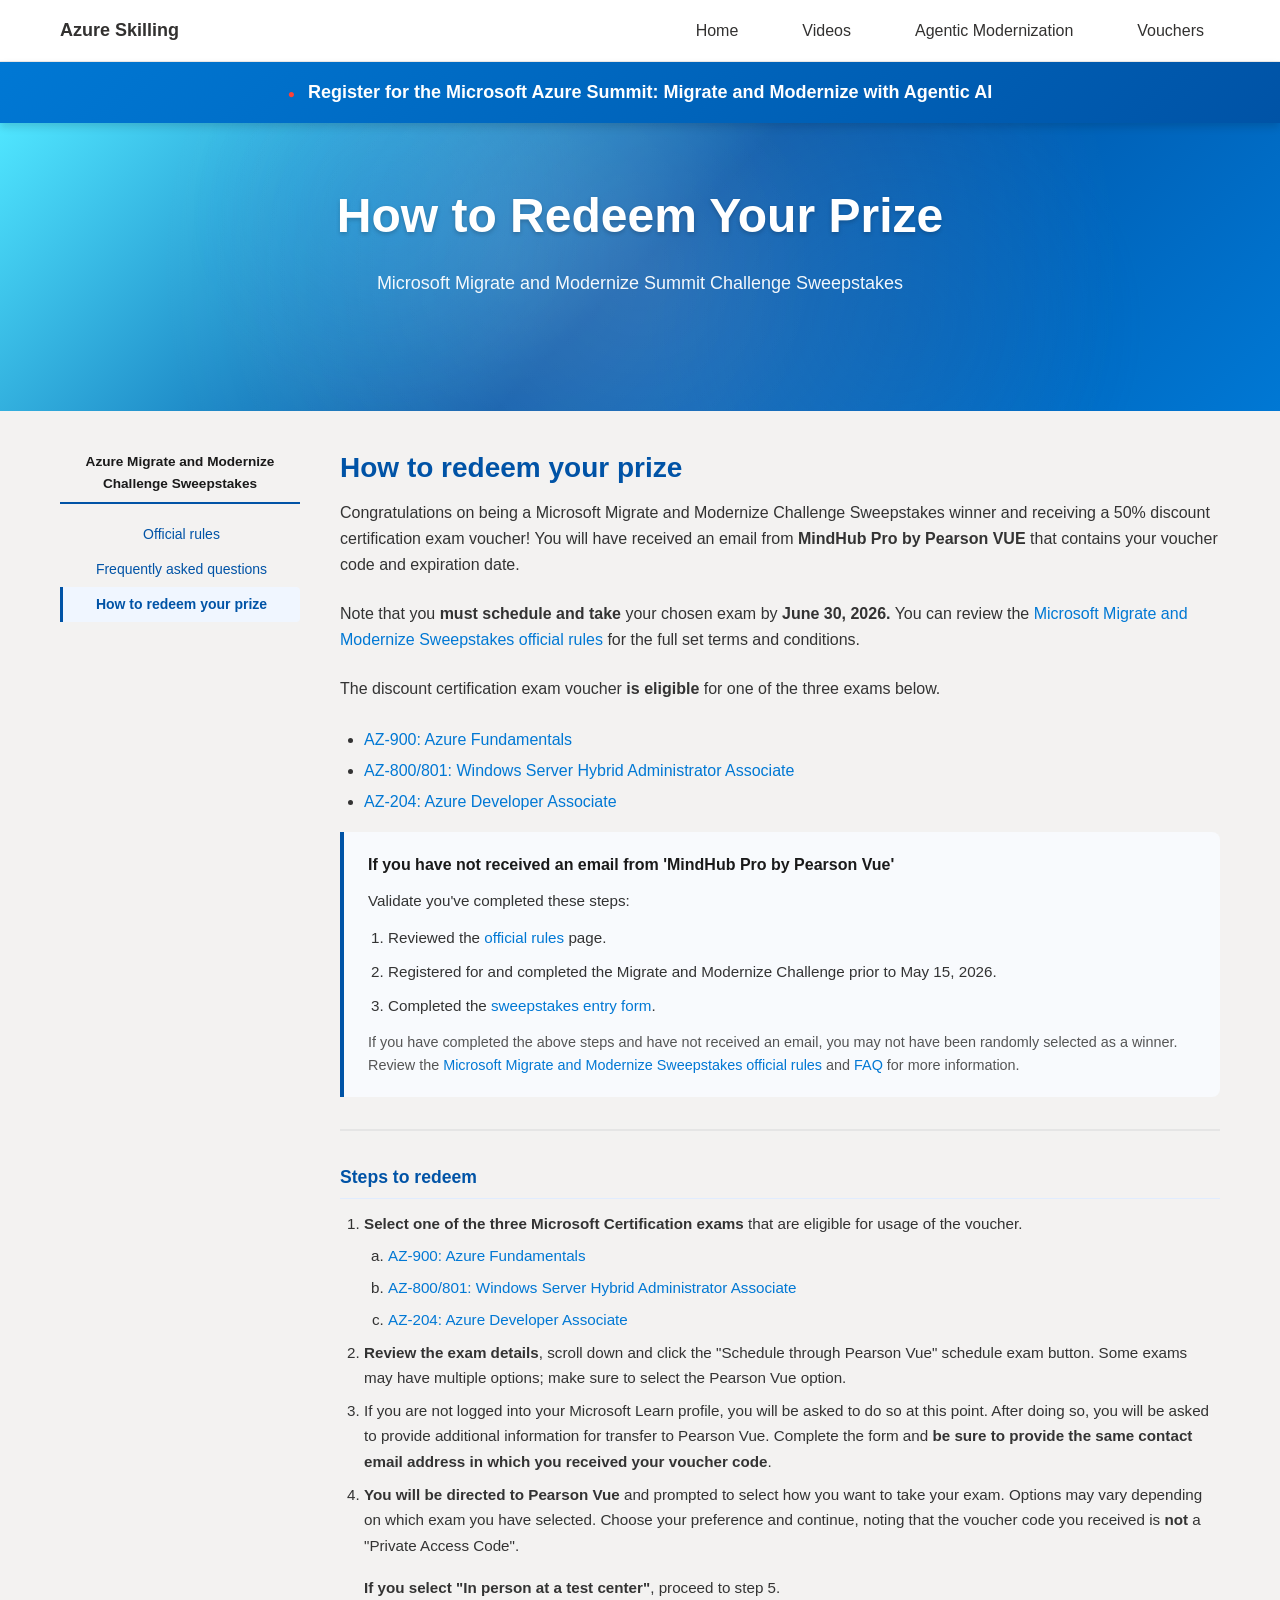
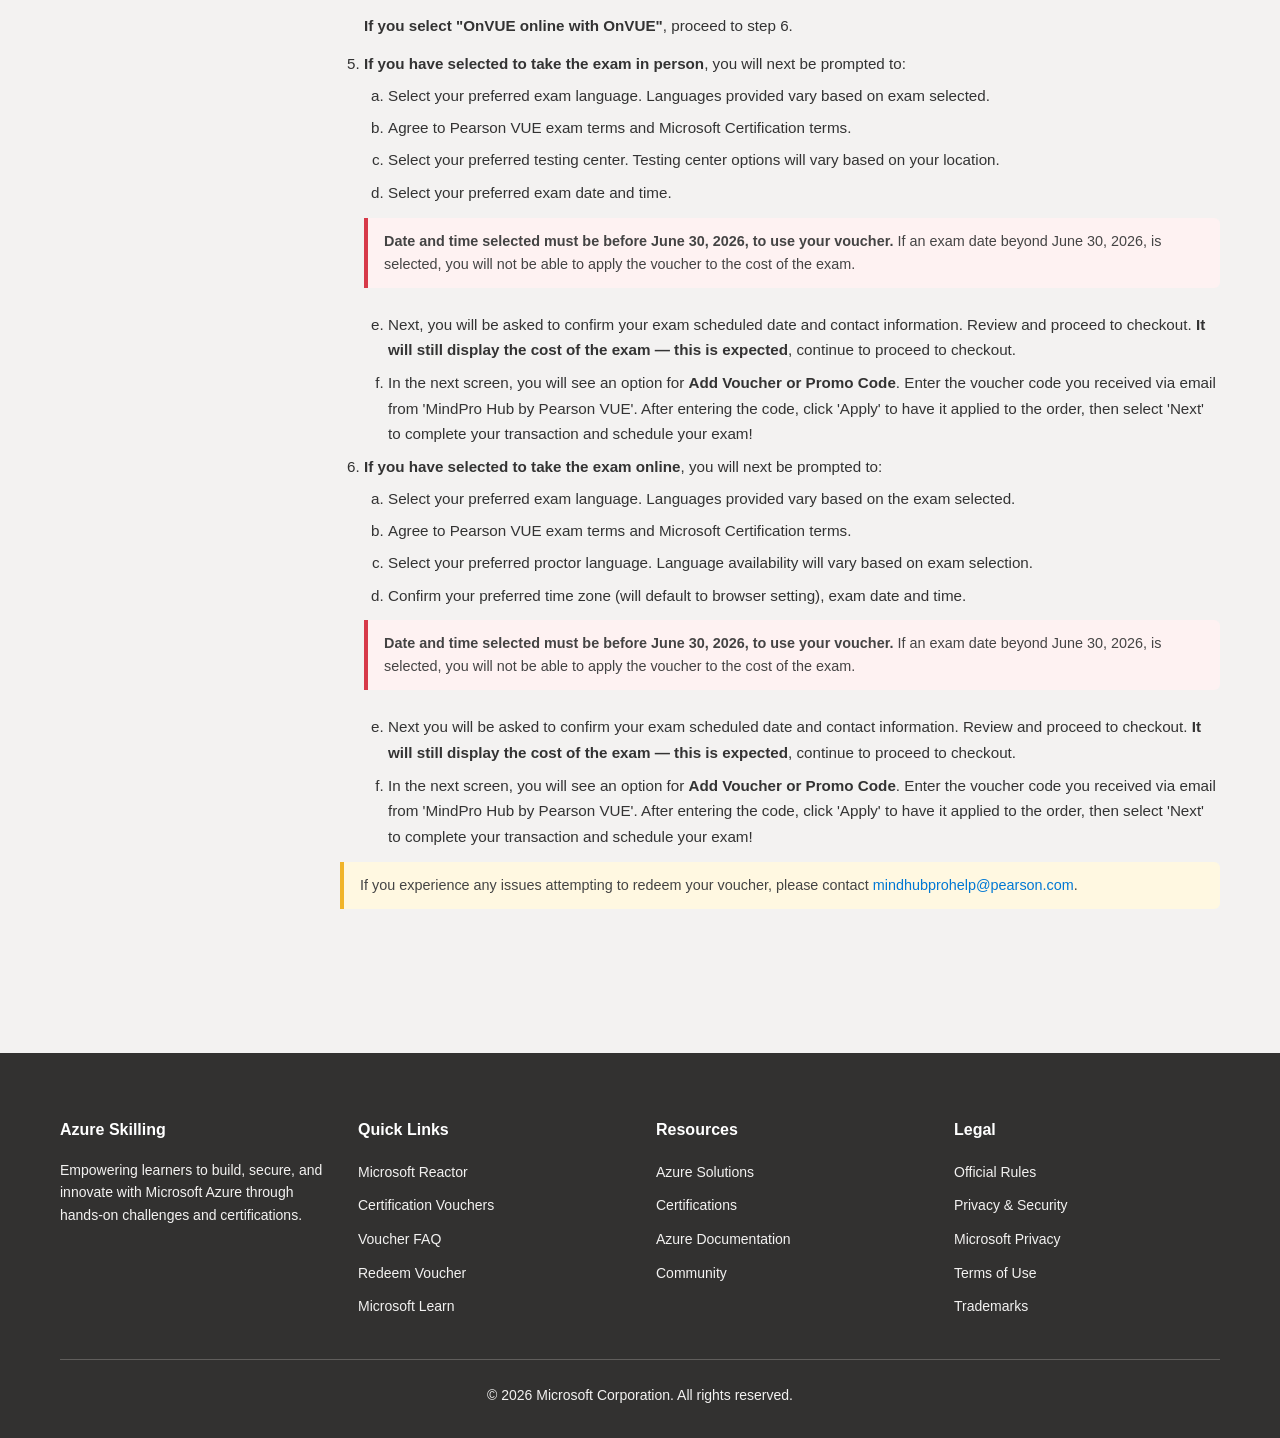
<file: redeem.html>
<!DOCTYPE html>
<html lang="en">
<head>
    <meta charset="UTF-8">
    <meta name="viewport" content="width=device-width, initial-scale=1.0">
    <meta name="description" content="How to redeem your Microsoft Certification exam voucher prize from the Migrate and Modernize Summit Challenge Sweepstakes.">
    <title>Redeem Voucher | Azure Migrate and Modernize Skilling</title>
    <link rel="icon" href="data:image/svg+xml,<svg xmlns=%22http://www.w3.org/2000/svg%22 viewBox=%220 0 100 100%22><text y=%22.9em%22 font-size=%2290%22>☁️</text></svg>">
    <link rel="stylesheet" href="styles.css">
    <style>
        .rules-layout {
            display: flex;
            gap: 2.5rem;
            align-items: flex-start;
            padding: 2.5rem 0 3rem;
        }
        .rules-sidebar {
            flex: 0 0 240px;
            position: sticky;
            top: 100px;
        }
        .rules-sidebar-title {
            font-size: 0.85rem;
            font-weight: 700;
            color: var(--color-text, #1a1a1a);
            margin-bottom: 0.75rem;
            padding-bottom: 0.5rem;
            border-bottom: 2px solid var(--color-purple, #0053a6);
        }
        .rules-sidebar-nav {
            list-style: none;
            margin: 0;
            padding: 0;
        }
        .rules-sidebar-nav li {
            margin: 0;
        }
        .rules-sidebar-nav a {
            display: block;
            padding: 0.4rem 0.75rem;
            font-size: 0.875rem;
            color: var(--color-purple, #0053a6);
            text-decoration: none;
            border-left: 3px solid transparent;
            transition: border-color 0.2s, background 0.2s;
            border-radius: 0 4px 4px 0;
        }
        .rules-sidebar-nav a:hover,
        .rules-sidebar-nav a.active {
            border-left-color: var(--color-purple, #0053a6);
            background: #f0f6ff;
            color: var(--color-purple, #0053a6);
        }
        .rules-sidebar-nav a.active {
            font-weight: 600;
        }
        .rules-content {
            flex: 1;
            min-width: 0;
            text-align: left;
        }
        .rules-page-title {
            font-size: 1.75rem;
            font-weight: 700;
            color: var(--color-purple, #0053a6);
            margin: 0 0 1rem;
            line-height: 1.2;
        }
        .rules-intro {
            font-size: 1rem;
            color: #333;
            margin-bottom: 1.5rem;
            line-height: 1.6;
        }
        .redeem-section {
            margin-bottom: 2rem;
        }
        .redeem-section h2 {
            font-size: 1.1rem;
            font-weight: 700;
            color: var(--color-purple, #0053a6);
            margin: 0 0 0.75rem;
            padding-bottom: 0.4rem;
            border-bottom: 1px solid #e0ecff;
        }
        .redeem-section p,
        .redeem-section ul,
        .redeem-section ol {
            font-size: 0.95rem;
            color: #333;
            line-height: 1.7;
            margin: 0 0 0.75rem;
        }
        .redeem-section ul,
        .redeem-section ol {
            padding-left: 1.5rem;
        }
        .redeem-section li {
            margin-bottom: 0.4rem;
        }
        .redeem-section ol ol,
        .redeem-section ul ul {
            margin-top: 0.4rem;
            margin-bottom: 0;
        }
        .redeem-steps-box {
            background: #f8fafd;
            border-left: 4px solid var(--color-purple, #0053a6);
            border-radius: 0 8px 8px 0;
            padding: 1.25rem 1.5rem;
            margin-bottom: 1.75rem;
        }
        .redeem-steps-box h2 {
            font-size: 1rem;
            font-weight: 700;
            color: #1a1a1a;
            margin: 0 0 0.75rem;
        }
        .redeem-steps-box ol,
        .redeem-steps-box ul {
            margin: 0;
            padding-left: 1.25rem;
            color: #333;
            line-height: 1.7;
            font-size: 0.95rem;
        }
        .redeem-steps-box li {
            margin-bottom: 0.5rem;
        }
        .redeem-note {
            background: #fff8e1;
            border-left: 4px solid #f0b429;
            border-radius: 0 6px 6px 0;
            padding: 0.75rem 1rem;
            font-size: 0.9rem;
            color: #444;
            line-height: 1.6;
            margin-bottom: 1.5rem;
        }
        .redeem-alert {
            background: #fef2f2;
            border-left: 4px solid #d73a49;
            border-radius: 0 6px 6px 0;
            padding: 0.75rem 1rem;
            font-size: 0.9rem;
            color: #444;
            line-height: 1.6;
            margin-bottom: 1.5rem;
        }
        .redeem-divider {
            border: none;
            border-top: 2px solid #e5e5e5;
            margin: 2rem 0;
        }
        .redeem-exam-option {
            margin-bottom: 1.5rem;
        }
        .redeem-exam-option h3 {
            font-size: 1rem;
            font-weight: 700;
            color: #1a1a1a;
            margin: 0 0 0.5rem;
        }
        .rules-cert-list {
            list-style: disc;
            padding-left: 1.5rem;
            color: #333;
            margin: 0.5rem 0 1rem;
            line-height: 1.7;
        }
        .rules-cert-list li {
            margin-bottom: 0.25rem;
        }
        @media (max-width: 768px) {
            .rules-layout {
                flex-direction: column;
            }
            .rules-sidebar {
                flex: none;
                width: 100%;
                position: static;
            }
        }
    </style>
</head>
<body>
    <!-- Navigation Bar -->
    <nav class="navbar" role="navigation" aria-label="Main navigation">
        <div class="container">
            <div class="nav-brand">
                <a href="index.html" class="nav-logo">
                    <span class="nav-title">Azure Skilling</span>
                </a>
            </div>
            <ul class="nav-links">
                <li><a href="index.html" class="nav-link">Home</a></li>
                <li><a href="reactor.html" class="nav-link">Videos</a></li>
                <li><a href="agentic.html" class="nav-link">Agentic Modernization</a></li>
                <li><a href="vouchers.html" class="nav-link">Vouchers</a></li>
            </ul>
            <button class="nav-toggle" aria-label="Toggle navigation" aria-expanded="false"><span class="nav-toggle-icon"></span></button>
        </div>
    </nav>

    <!-- Event Ribbon -->
    <div class="event-ribbon" role="banner">
        <div class="container">
            <a href="https://www.microsoft.com/en-us/events/launch-events/migrate-and-modernize-summit" target="_blank" rel="noopener noreferrer" style="color: inherit; text-decoration: none;">
                <span class="live-indicator" aria-label="Live event">●</span>
                <span class="event-text">Register for the Microsoft Azure Summit: Migrate and Modernize with Agentic AI</span>
            </a>
        </div>
    </div>

    <!-- Hero -->
    <section class="hero" role="main">
        <div class="hero-banner"></div>
        <div class="container">
            <h1 class="hero-title">How to Redeem Your Prize</h1>
            <p class="hero-subtitle">Microsoft Migrate and Modernize Summit Challenge Sweepstakes</p>
        </div>
    </section>

    <!-- Main Content -->
    <section class="what-you-learn" style="padding-top: 0;">
        <div class="container">
            <div class="rules-layout">

                <!-- Left Sidebar Nav -->
                <aside class="rules-sidebar">
                    <p class="rules-sidebar-title">Azure Migrate and Modernize Challenge Sweepstakes</p>
                    <ul class="rules-sidebar-nav">
                        <li><a href="official-rules.html">Official rules</a></li>
                        <li><a href="faq.html">Frequently asked questions</a></li>
                        <li><a href="redeem.html" class="active">How to redeem your prize</a></li>
                    </ul>
                </aside>

                <!-- Main Content -->
                <main class="rules-content">
                    <h1 class="rules-page-title">How to redeem your prize</h1>

                    <p class="rules-intro">Congratulations on being a Microsoft Migrate and Modernize Challenge Sweepstakes winner and receiving a 50% discount certification exam voucher! You will have received an email from <strong>MindHub Pro by Pearson VUE</strong> that contains your voucher code and expiration date.</p>

                    <p class="rules-intro">Note that you <strong>must schedule and take</strong> your chosen exam by <strong>June 30, 2026.</strong> You can review the <a href="official-rules.html">Microsoft Migrate and Modernize Sweepstakes official rules</a> for the full set terms and conditions.</p>

                    <p class="rules-intro">The discount certification exam voucher <strong>is eligible</strong> for one of the three exams below.</p>
                    <ul class="rules-cert-list">
                        <li><a href="https://learn.microsoft.com/en-us/credentials/certifications/azure-fundamentals/" target="_blank" rel="noopener noreferrer">AZ-900: Azure Fundamentals</a></li>
                        <li><a href="https://learn.microsoft.com/en-us/credentials/certifications/windows-server-hybrid-administrator/" target="_blank" rel="noopener noreferrer">AZ-800/801: Windows Server Hybrid Administrator Associate</a></li>
                        <li><a href="https://learn.microsoft.com/en-us/credentials/certifications/azure-developer/" target="_blank" rel="noopener noreferrer">AZ-204: Azure Developer Associate</a></li>
                    </ul>

                    <div class="redeem-steps-box">
                        <h2>If you have not received an email from 'MindHub Pro by Pearson Vue'</h2>
                        <p style="font-size:0.95rem;color:#333;margin-bottom:0.75rem;">Validate you've completed these steps:</p>
                        <ol>
                            <li>Reviewed the <a href="official-rules.html">official rules</a> page.</li>
                            <li>Registered for and completed the Migrate and Modernize Challenge prior to May 15, 2026.</li>
                            <li>Completed the <a href="https://aka.ms/migratemodernizechallenge26entryform" target="_blank" rel="noopener noreferrer">sweepstakes entry form</a>.</li>
                        </ol>
                        <p style="font-size:0.9rem;color:#555;margin:0.75rem 0 0;">If you have completed the above steps and have not received an email, you may not have been randomly selected as a winner. Review the <a href="official-rules.html">Microsoft Migrate and Modernize Sweepstakes official rules</a> and <a href="faq.html">FAQ</a> for more information.</p>
                    </div>

                    <hr class="redeem-divider">

                    <!-- Steps to Redeem -->
                    <div class="redeem-section">
                        <h2>Steps to redeem</h2>

                        <ol>
                            <li>
                                <strong>Select one of the three Microsoft Certification exams</strong> that are eligible for usage of the voucher.
                                <ol type="a">
                                    <li><a href="https://learn.microsoft.com/en-us/credentials/certifications/azure-fundamentals/" target="_blank" rel="noopener noreferrer">AZ-900: Azure Fundamentals</a></li>
                                    <li><a href="https://learn.microsoft.com/en-us/credentials/certifications/windows-server-hybrid-administrator/" target="_blank" rel="noopener noreferrer">AZ-800/801: Windows Server Hybrid Administrator Associate</a></li>
                                    <li><a href="https://learn.microsoft.com/en-us/credentials/certifications/azure-developer/" target="_blank" rel="noopener noreferrer">AZ-204: Azure Developer Associate</a></li>
                                </ol>
                            </li>

                            <li>
                                <strong>Review the exam details</strong>, scroll down and click the "Schedule through Pearson Vue" schedule exam button. Some exams may have multiple options; make sure to select the Pearson Vue option.
                            </li>

                            <li>
                                If you are not logged into your Microsoft Learn profile, you will be asked to do so at this point. After doing so, you will be asked to provide additional information for transfer to Pearson Vue. Complete the form and <strong>be sure to provide the same contact email address in which you received your voucher code</strong>.
                            </li>

                            <li>
                                <strong>You will be directed to Pearson Vue</strong> and prompted to select how you want to take your exam. Options may vary depending on which exam you have selected. Choose your preference and continue, noting that the voucher code you received is <strong>not</strong> a "Private Access Code".

                                <div style="margin-top:1rem;">
                                    <p><strong>If you select "In person at a test center"</strong>, proceed to step 5.</p>
                                    <p><strong>If you select "OnVUE online with OnVUE"</strong>, proceed to step 6.</p>
                                </div>
                            </li>

                            <li>
                                <strong>If you have selected to take the exam in person</strong>, you will next be prompted to:
                                <ol type="a">
                                    <li>Select your preferred exam language. Languages provided vary based on exam selected.</li>
                                    <li>Agree to Pearson VUE exam terms and Microsoft Certification terms.</li>
                                    <li>Select your preferred testing center. Testing center options will vary based on your location.</li>
                                    <li>Select your preferred exam date and time.</li>
                                </ol>
                                <div class="redeem-alert" style="margin-top:0.75rem;">
                                    <strong>Date and time selected must be before June 30, 2026, to use your voucher.</strong> If an exam date beyond June 30, 2026, is selected, you will not be able to apply the voucher to the cost of the exam.
                                </div>
                                <ol type="a" start="5">
                                    <li>Next, you will be asked to confirm your exam scheduled date and contact information. Review and proceed to checkout. <strong>It will still display the cost of the exam — this is expected</strong>, continue to proceed to checkout.</li>
                                    <li>In the next screen, you will see an option for <strong>Add Voucher or Promo Code</strong>. Enter the voucher code you received via email from 'MindPro Hub by Pearson VUE'. After entering the code, click 'Apply' to have it applied to the order, then select 'Next' to complete your transaction and schedule your exam!</li>
                                </ol>
                            </li>

                            <li>
                                <strong>If you have selected to take the exam online</strong>, you will next be prompted to:
                                <ol type="a">
                                    <li>Select your preferred exam language. Languages provided vary based on the exam selected.</li>
                                    <li>Agree to Pearson VUE exam terms and Microsoft Certification terms.</li>
                                    <li>Select your preferred proctor language. Language availability will vary based on exam selection.</li>
                                    <li>Confirm your preferred time zone (will default to browser setting), exam date and time.</li>
                                </ol>
                                <div class="redeem-alert" style="margin-top:0.75rem;">
                                    <strong>Date and time selected must be before June 30, 2026, to use your voucher.</strong> If an exam date beyond June 30, 2026, is selected, you will not be able to apply the voucher to the cost of the exam.
                                </div>
                                <ol type="a" start="5">
                                    <li>Next you will be asked to confirm your exam scheduled date and contact information. Review and proceed to checkout. <strong>It will still display the cost of the exam — this is expected</strong>, continue to proceed to checkout.</li>
                                    <li>In the next screen, you will see an option for <strong>Add Voucher or Promo Code</strong>. Enter the voucher code you received via email from 'MindPro Hub by Pearson VUE'. After entering the code, click 'Apply' to have it applied to the order, then select 'Next' to complete your transaction and schedule your exam!</li>
                                </ol>
                            </li>
                        </ol>

                        <div class="redeem-note">
                            If you experience any issues attempting to redeem your voucher, please contact <a href="mailto:mindhubprohelp@pearson.com">mindhubprohelp@pearson.com</a>.
                        </div>
                    </div>
                </main>
            </div>
        </div>
    </section>

    <footer class="footer">
        <div class="container">
            <div class="footer-grid">
                <div class="footer-column">
                    <h4 class="footer-heading">Azure Skilling</h4>
                    <p class="footer-text">Empowering learners to build, secure, and innovate with Microsoft Azure through hands-on challenges and certifications.</p>
                </div>
                <div class="footer-column">
                    <h4 class="footer-heading">Quick Links</h4>
                    <ul class="footer-links">
                        <li><a href="reactor.html">Microsoft Reactor</a></li>
                        <li><a href="vouchers.html">Certification Vouchers</a></li>
                        <li><a href="faq.html">Voucher FAQ</a></li>
                        <li><a href="redeem.html">Redeem Voucher</a></li>
                        <li><a href="https://learn.microsoft.com" target="_blank" rel="noopener noreferrer">Microsoft Learn</a></li>
                    </ul>
                </div>
                <div class="footer-column">
                    <h4 class="footer-heading">Resources</h4>
                    <ul class="footer-links">
                        <li><a href="https://azure.microsoft.com/en-us/solutions/" target="_blank" rel="noopener noreferrer">Azure Solutions</a></li>
                        <li><a href="https://learn.microsoft.com/en-us/certifications/" target="_blank" rel="noopener noreferrer">Certifications</a></li>
                        <li><a href="https://docs.microsoft.com/en-us/azure/" target="_blank" rel="noopener noreferrer">Azure Documentation</a></li>
                        <li><a href="https://azure.microsoft.com/en-us/community/" target="_blank" rel="noopener noreferrer">Community</a></li>
                    </ul>
                </div>
                <div class="footer-column">
                    <h4 class="footer-heading">Legal</h4>
                    <ul class="footer-links">
                        <li><a href="official-rules.html">Official Rules</a></li>
                        <li><a href="privacy.html">Privacy &amp; Security</a></li>
                        <li><a href="https://privacy.microsoft.com/en-us/privacystatement" target="_blank" rel="noopener noreferrer">Microsoft Privacy</a></li>
                        <li><a href="https://www.microsoft.com/en-us/legal/terms-of-use" target="_blank" rel="noopener noreferrer">Terms of Use</a></li>
                        <li><a href="https://www.microsoft.com/en-us/legal/intellectualproperty/trademarks" target="_blank" rel="noopener noreferrer">Trademarks</a></li>
                    </ul>
                </div>
            </div>
            <div class="footer-bottom">
                <p class="footer-copyright">&copy; 2026 Microsoft Corporation. All rights reserved.</p>
            </div>
        </div>
    </footer>
    <script src="script.js"></script>
</body>
</html>
</file>
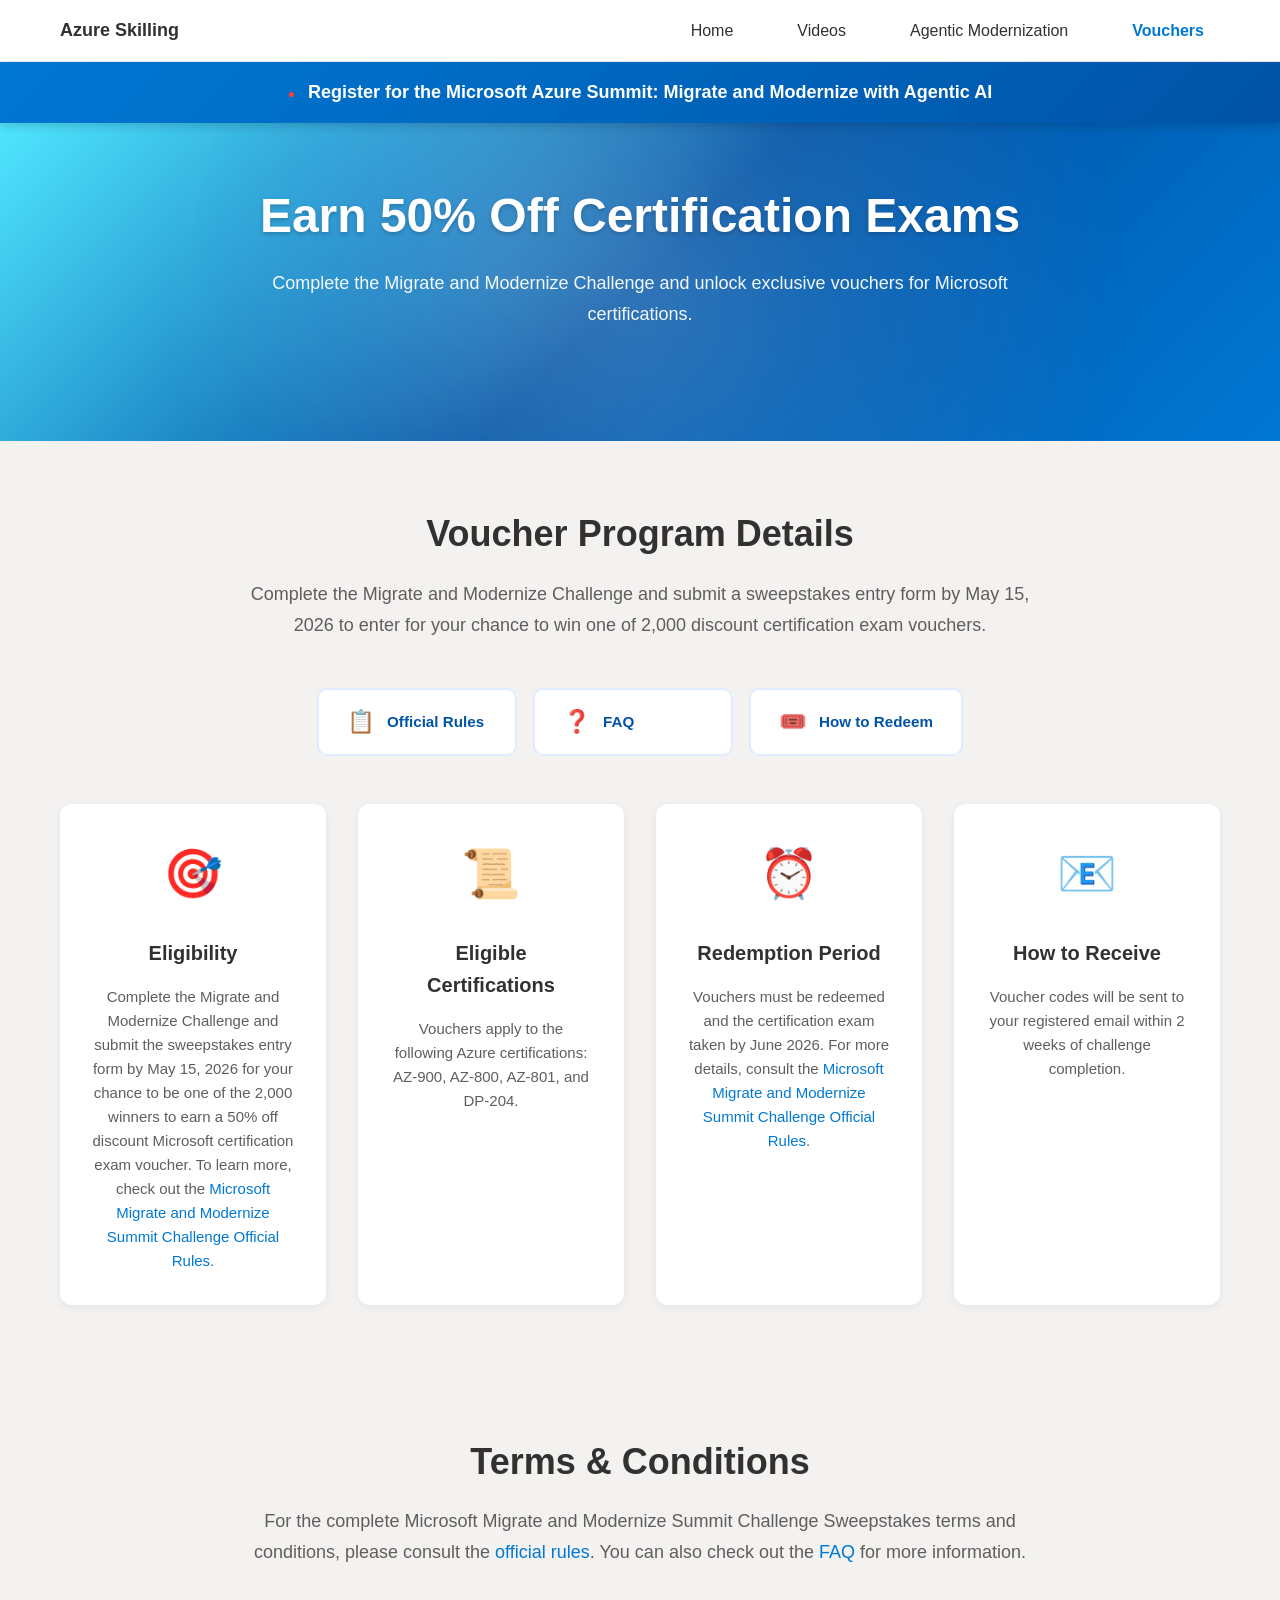
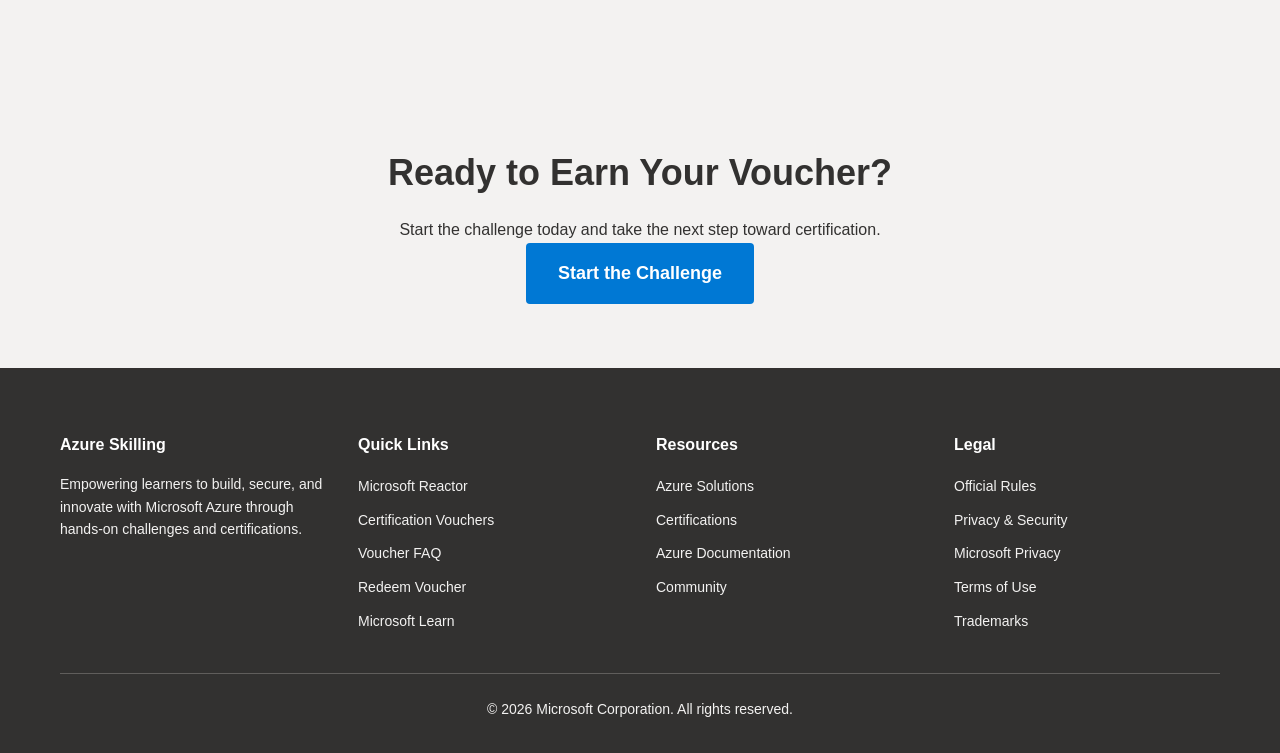
<file: vouchers.html>
<!DOCTYPE html>
<html lang="en">
<head>
    <meta charset="UTF-8">
    <meta name="viewport" content="width=device-width, initial-scale=1.0">
    <meta name="description" content="Earn 50% off Microsoft certification exams. Complete the Migrate and Modernize Challenge and unlock exclusive vouchers.">
    <title>Certification Vouchers | Azure Migrate and Modernize Skilling</title>
    <link rel="icon" href="data:image/svg+xml,<svg xmlns=%22http://www.w3.org/2000/svg%22 viewBox=%220 0 100 100%22><text y=%22.9em%22 font-size=%2290%22>☁️</text></svg>">
    <link rel="stylesheet" href="styles.css">
    <style>
        .sweepstakes-links {
            display: flex;
            gap: 1rem;
            justify-content: center;
            margin-bottom: 2.5rem;
            flex-wrap: wrap;
        }
        .sweepstakes-link-card {
            display: flex;
            flex-direction: row;
            align-items: center;
            gap: 0.75rem;
            padding: 0.875rem 1.75rem;
            background: #fff;
            border: 2px solid #e0ecff;
            border-radius: 10px;
            text-decoration: none;
            color: var(--color-purple, #0053a6);
            font-weight: 600;
            font-size: 0.95rem;
            min-width: 200px;
            transition: transform 0.18s ease, box-shadow 0.18s ease, border-color 0.18s ease, background 0.18s ease;
            cursor: pointer;
        }
        .sweepstakes-link-card:hover {
            transform: translateY(-3px);
            box-shadow: 0 6px 20px rgba(0, 83, 166, 0.15);
            border-color: var(--color-purple, #0053a6);
            background: #f0f6ff;
        }
        .sweepstakes-link-card:active {
            transform: scale(0.97);
            box-shadow: 0 2px 8px rgba(0, 83, 166, 0.12);
        }
        .sweepstakes-link-card .card-icon {
            font-size: 1.4rem;
        }
    </style>
</head>
<body>
    <!-- Navigation Bar -->
    <nav class="navbar" role="navigation" aria-label="Main navigation">
        <div class="container">
            <div class="nav-brand">
                <a href="index.html" class="nav-logo">
                    <span class="nav-title">Azure Skilling</span>
                </a>
            </div>
            <ul class="nav-links">
                <li><a href="index.html" class="nav-link">Home</a></li>
                <li><a href="reactor.html" class="nav-link">Videos</a></li>
                <li><a href="agentic.html" class="nav-link">Agentic Modernization</a></li>
                <li><a href="vouchers.html" class="nav-link active">Vouchers</a></li>
            </ul>
            <button class="nav-toggle" aria-label="Toggle navigation" aria-expanded="false"><span class="nav-toggle-icon"></span></button>
        </div>
    </nav>

    <!-- Event Ribbon -->
    <div class="event-ribbon" role="banner">
        <div class="container">
            <a href="https://www.microsoft.com/en-us/events/launch-events/migrate-and-modernize-summit" target="_blank" rel="noopener noreferrer" style="color: inherit; text-decoration: none;">
                <span class="live-indicator" aria-label="Live event">●</span>
                <span class="event-text">Register for the Microsoft Azure Summit: Migrate and Modernize with Agentic AI</span>
            </a>
        </div>
    </div>

    <!-- Hero -->
    <section class="hero" role="main">
        <div class="hero-banner"></div>
        <div class="container">
            <h1 class="hero-title">Earn 50% Off Certification Exams</h1>
            <p class="hero-subtitle">Complete the Migrate and Modernize Challenge and unlock exclusive vouchers for Microsoft certifications.</p>
        </div>
    </section>

    <!-- Voucher Details -->
    <section class="what-you-learn">
        <div class="container">
            <h2 class="section-title">Voucher Program Details</h2>
            <p class="section-description">Complete the Migrate and Modernize Challenge and submit a sweepstakes entry form by May 15, 2026 to enter for your chance to win one of 2,000 discount certification exam vouchers.</p>

            <div class="sweepstakes-links">
                <a href="official-rules.html" class="sweepstakes-link-card">
                    <span class="card-icon">📋</span>
                    <span>Official Rules</span>
                </a>
                <a href="faq.html" class="sweepstakes-link-card">
                    <span class="card-icon">❓</span>
                    <span>FAQ</span>
                </a>
                <a href="redeem.html" class="sweepstakes-link-card">
                    <span class="card-icon">🎟️</span>
                    <span>How to Redeem</span>
                </a>
            </div>

            <div class="learn-grid">
                <div class="learn-card">
                    <div class="learn-icon">🎯</div>
                    <h3 class="learn-title">Eligibility</h3>
                    <p class="learn-description">Complete the Migrate and Modernize Challenge and submit the sweepstakes entry form by May 15, 2026 for your chance to be one of the 2,000 winners to earn a 50% off discount Microsoft certification exam voucher. To learn more, check out the <a href="official-rules.html">Microsoft Migrate and Modernize Summit Challenge Official Rules</a>.</p>
                </div>
                <div class="learn-card">
                    <div class="learn-icon">📜</div>
                    <h3 class="learn-title">Eligible Certifications</h3>
                    <p class="learn-description">Vouchers apply to the following Azure certifications: AZ-900, AZ-800, AZ-801, and DP-204.</p>
                </div>
                <div class="learn-card">
                    <div class="learn-icon">⏰</div>
                    <h3 class="learn-title">Redemption Period</h3>
                    <p class="learn-description">Vouchers must be redeemed and the certification exam taken by June 2026. For more details, consult the <a href="official-rules.html">Microsoft Migrate and Modernize Summit Challenge Official Rules</a>.</p>
                </div>
                <div class="learn-card">
                    <div class="learn-icon">📧</div>
                    <h3 class="learn-title">How to Receive</h3>
                    <p class="learn-description">Voucher codes will be sent to your registered email within 2 weeks of challenge completion.</p>
                </div>
            </div>
        </div>
    </section>

    <!-- Terms & Conditions Section -->
    <section class="what-you-learn">
        <div class="container">
            <h2 class="section-title">Terms & Conditions</h2>
            <p class="section-description">For the complete Microsoft Migrate and Modernize Summit Challenge Sweepstakes terms and conditions, please consult the <a href="official-rules.html">official rules</a>. You can also check out the <a href="faq.html">FAQ</a> for more information.</p>
        </div>
    </section>

    <!-- CTA -->
    <section class="cta-section">
        <div class="container">
            <h2 class="cta-title">Ready to Earn Your Voucher?</h2>
            <p class="cta-description">Start the challenge today and take the next step toward certification.</p>
            <div class="cta-buttons">
                <a href="https://aka.ms/MigrateModernizeChallenge2026" class="btn btn-primary btn-large" target="_blank" rel="noopener noreferrer">Start the Challenge</a>
            </div>
        </div>
    </section>

    <footer class="footer">
        <div class="container">
            <div class="footer-grid">
                <div class="footer-column">
                    <h4 class="footer-heading">Azure Skilling</h4>
                    <p class="footer-text">Empowering learners to build, secure, and innovate with Microsoft Azure through hands-on challenges and certifications.</p>
                </div>
                <div class="footer-column">
                    <h4 class="footer-heading">Quick Links</h4>
                    <ul class="footer-links">
                        <li><a href="reactor.html">Microsoft Reactor</a></li>
                        <li><a href="vouchers.html">Certification Vouchers</a></li>
                        <li><a href="faq.html">Voucher FAQ</a></li>
                        <li><a href="redeem.html">Redeem Voucher</a></li>
                        <li><a href="https://learn.microsoft.com" target="_blank" rel="noopener noreferrer">Microsoft Learn</a></li>
                    </ul>
                </div>
                <div class="footer-column">
                    <h4 class="footer-heading">Resources</h4>
                    <ul class="footer-links">
                        <li><a href="https://azure.microsoft.com/en-us/solutions/" target="_blank" rel="noopener noreferrer">Azure Solutions</a></li>
                        <li><a href="https://learn.microsoft.com/en-us/certifications/" target="_blank" rel="noopener noreferrer">Certifications</a></li>
                        <li><a href="https://docs.microsoft.com/en-us/azure/" target="_blank" rel="noopener noreferrer">Azure Documentation</a></li>
                        <li><a href="https://azure.microsoft.com/en-us/community/" target="_blank" rel="noopener noreferrer">Community</a></li>
                    </ul>
                </div>
                <div class="footer-column">
                    <h4 class="footer-heading">Legal</h4>
                    <ul class="footer-links">
                        <li><a href="official-rules.html">Official Rules</a></li>
                        <li><a href="privacy.html">Privacy &amp; Security</a></li>
                        <li><a href="https://privacy.microsoft.com/en-us/privacystatement" target="_blank" rel="noopener noreferrer">Microsoft Privacy</a></li>
                        <li><a href="https://www.microsoft.com/en-us/legal/terms-of-use" target="_blank" rel="noopener noreferrer">Terms of Use</a></li>
                        <li><a href="https://www.microsoft.com/en-us/legal/intellectualproperty/trademarks" target="_blank" rel="noopener noreferrer">Trademarks</a></li>
                    </ul>
                </div>
            </div>
            <div class="footer-bottom">
                <p class="footer-copyright">&copy; 2026 Microsoft Corporation. All rights reserved.</p>
            </div>
        </div>
    </footer>
    <script src="script.js"></script>
</body>
</html>
</file>
<file: styles.css>
/* ==========================================
   CSS CUSTOM PROPERTIES (THEMING)
   ========================================== */
:root {
    /* Microsoft Color Palette */
    --color-azure-blue: #0078d4;
    --color-purple: #0053a6;
    --color-orange: #d83b01;
    --color-red: #e81123;
    --color-green: #107c10;
    --color-gray: #323130;
    --color-gray-light: #605e5c;
    --color-gray-lighter: #edebe9;
    --color-gray-lightest: #f3f2f1;
    --color-white: #ffffff;
    --color-black: #000000;

    /* Typography */
    --font-primary: 'Segoe UI', -apple-system, BlinkMacSystemFont, 'Roboto', 'Helvetica Neue', sans-serif;
    --font-size-base: 16px;
    --font-size-small: 14px;
    --font-size-large: 18px;
    --font-size-h1: 48px;
    --font-size-h2: 36px;
    --font-size-h3: 24px;
    --font-size-h4: 20px;
    --line-height-base: 1.6;
    --line-height-heading: 1.2;

    /* Spacing */
    --spacing-xs: 8px;
    --spacing-sm: 16px;
    --spacing-md: 24px;
    --spacing-lg: 32px;
    --spacing-xl: 48px;
    --spacing-xxl: 64px;

    /* Shadows (Fluent Design) */
    --shadow-sm: 0 1px 3px rgba(0, 0, 0, 0.12);
    --shadow-md: 0 4px 8px rgba(0, 0, 0, 0.14);
    --shadow-lg: 0 8px 16px rgba(0, 0, 0, 0.16);
    --shadow-xl: 0 16px 32px rgba(0, 0, 0, 0.18);

    /* Border Radius */
    --border-radius-sm: 4px;
    --border-radius-md: 8px;
    --border-radius-lg: 12px;

    /* Transitions */
    --transition-fast: 150ms ease-in-out;
    --transition-base: 250ms ease-in-out;
    --transition-slow: 350ms ease-in-out;

    /* Layout */
    --container-max-width: 1200px;
    --container-padding: 20px;
}

/* ==========================================
   RESET & BASE STYLES
   ========================================== */
* {
    margin: 0;
    padding: 0;
    box-sizing: border-box;
}

html {
    font-size: var(--font-size-base);
    scroll-behavior: smooth;
}

body {
    font-family: var(--font-primary);
    line-height: var(--line-height-base);
    color: var(--color-gray);
    background-color: var(--color-white);
    -webkit-font-smoothing: antialiased;
    -moz-osx-font-smoothing: grayscale;
}

img {
    max-width: 100%;
    height: auto;
}

a {
    color: var(--color-azure-blue);
    text-decoration: none;
    transition: color var(--transition-fast);
}

a:hover {
    color: var(--color-purple);
}

a:focus {
    outline: 2px solid var(--color-azure-blue);
    outline-offset: 2px;
}

/* ==========================================
   LAYOUT UTILITIES
   ========================================== */
.container {
    max-width: var(--container-max-width);
    margin: 0 auto;
    padding: 0 var(--container-padding);
}

/* ==========================================
   EVENT RIBBON
   ========================================== */
.event-ribbon {
    background: linear-gradient(135deg, var(--color-azure-blue), var(--color-purple));
    color: var(--color-white);
    padding: var(--spacing-sm) 0;
    text-align: center;
    font-size: var(--font-size-large);
    font-weight: 600;
    position: sticky;
    top: 0;
    z-index: 1000;
    box-shadow: var(--shadow-md);
}

.live-indicator {
    color: #ff4136;
    font-size: 12px;
    margin-right: var(--spacing-xs);
    animation: pulse 2s infinite;
}

@keyframes pulse {
    0%, 100% { opacity: 1; }
    50% { opacity: 0.5; }
}

/* ==========================================
   HERO SECTION
   ========================================== */
.hero {
    position: relative;
    background: linear-gradient(135deg, #50e6ff 0%, #0053a6 50%, #0078d4 100%);
    padding: var(--spacing-xxl) 0;
    text-align: center;
    overflow: hidden;
}

.hero-banner {
    position: absolute;
    top: 0;
    left: 0;
    width: 100%;
    height: 100%;
    /* CSS Custom Properties for dynamic gradient (updated by JavaScript) */
    --mouse-x: 50%;
    --mouse-y: 50%;
    --layer1-x: 40%;
    --layer1-y: 50%;
    --layer2-x: 70%;
    --layer2-y: 70%;
    --layer3-x: 30%;
    --layer3-y: 30%;
    background:
        /* Mouse-following spotlight with stronger glow */
        radial-gradient(circle 800px at var(--mouse-x) var(--mouse-y), rgba(255, 255, 255, 0.15) 0%, transparent 60%),
        /* Parallax layer 1 - slow movement */
        radial-gradient(circle 600px at var(--layer1-x) var(--layer1-y), rgba(255, 255, 255, 0.08) 0%, transparent 50%),
        /* Parallax layer 2 - medium movement */
        radial-gradient(circle 500px at var(--layer2-x) var(--layer2-y), rgba(0, 83, 166, 0.25) 0%, transparent 50%),
        /* Parallax layer 3 - fast movement */
        radial-gradient(circle 400px at var(--layer3-x) var(--layer3-y), rgba(0, 120, 212, 0.2) 0%, transparent 50%),
        /* Base gradient */
        linear-gradient(135deg, #50e6ff 0%, #0053a6 50%, #0078d4 100%);
    opacity: 1;
    z-index: 0;
    /* Smooth transitions for non-JavaScript updates */
    transition: background 0.3s ease;
}

.hero .container {
    position: relative;
    z-index: 1;
}

.hero-title {
    font-size: var(--font-size-h1);
    font-weight: 700;
    line-height: var(--line-height-heading);
    color: var(--color-white);
    margin-bottom: var(--spacing-md);
    max-width: 900px;
    margin-left: auto;
    margin-right: auto;
    text-shadow: 0 2px 4px rgba(0, 0, 0, 0.2);
}

.hero-subtitle {
    font-size: var(--font-size-large);
    color: rgba(255, 255, 255, 0.95);
    max-width: 800px;
    margin: 0 auto var(--spacing-xl);
    line-height: 1.7;
}

.hero-stats {
    display: flex;
    justify-content: center;
    gap: var(--spacing-xl);
    flex-wrap: wrap;
    margin-top: var(--spacing-xl);
}

.stat {
    text-align: center;
    min-width: 150px;
}

.stat-number {
    font-size: 48px;
    font-weight: 700;
    color: var(--color-white);
    line-height: 1;
    text-shadow: 0 2px 4px rgba(0, 0, 0, 0.2);
}

.stat-label {
    font-size: var(--font-size-small);
    color: rgba(255, 255, 255, 0.9);
    margin-top: var(--spacing-xs);
    text-transform: uppercase;
    letter-spacing: 0.5px;
}

/* ==========================================
   WHAT YOU'LL LEARN SECTION
   ========================================== */
.what-you-learn {
    padding: var(--spacing-xxl) 0;
    background-color: var(--color-white);
    text-align: center;
}

.what-you-learn .section-title {
    margin-bottom: var(--spacing-sm);
}

.what-you-learn .section-subtitle {
    max-width: 800px;
    margin: 0 auto;
    font-size: var(--font-size-large);
    line-height: 1.7;
}

/* ==========================================
   CHALLENGES SECTION
   ========================================== */
.challenges {
    padding: var(--spacing-xxl) 0;
    background-color: var(--color-gray-lightest);
}

.section-title {
    font-size: var(--font-size-h2);
    font-weight: 700;
    color: var(--color-gray);
    text-align: center;
    margin-bottom: var(--spacing-sm);
}

.section-subtitle {
    font-size: var(--font-size-large);
    color: var(--color-gray-light);
    text-align: center;
    max-width: 700px;
    margin: 0 auto var(--spacing-xl);
}

.challenges-grid {
    display: grid;
    grid-template-columns: repeat(auto-fit, minmax(350px, 1fr));
    gap: var(--spacing-lg);
    margin-top: var(--spacing-xl);
}

.challenge-card {
    background: var(--color-white);
    border: 1px solid var(--color-gray-lighter);
    border-radius: var(--border-radius-lg);
    padding: var(--spacing-lg);
    box-shadow: 0 4px 12px rgba(0, 0, 0, 0.08), 0 2px 4px rgba(0, 0, 0, 0.06);
    transition: all var(--transition-base);
    position: relative;
    overflow: hidden;
    display: flex;
    flex-direction: column;
}

.challenge-card::before {
    content: '';
    position: absolute;
    top: 0;
    left: 0;
    width: 100%;
    height: 5px;
    background: linear-gradient(90deg, var(--card-accent-color, var(--color-azure-blue)), var(--card-accent-color, var(--color-azure-blue)) 70%, transparent);
    opacity: 1;
    transition: all var(--transition-base);
}

.challenge-card:hover {
    transform: translateY(-6px);
    box-shadow: 0 16px 32px rgba(0, 0, 0, 0.15), 0 8px 16px rgba(0, 0, 0, 0.1);
}

.challenge-card:hover::before {
    height: 6px;
}

.challenge-card:focus-within {
    outline: 2px solid var(--color-azure-blue);
    outline-offset: 2px;
}

/* Challenge Card Color Accents */
.ai-card { --card-accent-color: var(--color-purple); }
.data-card { --card-accent-color: var(--color-orange); }
.infra-card { --card-accent-color: var(--color-azure-blue); }
.github-card { --card-accent-color: var(--color-gray); }
.security-card { --card-accent-color: var(--color-red); }
.fullstack-card { --card-accent-color: var(--color-green); }

.challenge-icon {
    font-size: 56px;
    margin-bottom: var(--spacing-md);
    text-align: center;
    display: block;
}

.challenge-title {
    font-size: var(--font-size-h3);
    font-weight: 600;
    color: var(--color-gray);
    margin-bottom: var(--spacing-xs);
}

.challenge-subtitle {
    font-size: var(--font-size-small);
    font-weight: 600;
    color: var(--card-accent-color, var(--color-azure-blue));
    margin-bottom: var(--spacing-sm);
    text-transform: uppercase;
    letter-spacing: 0.5px;
}

.challenge-description {
    color: var(--color-gray-light);
    margin-bottom: var(--spacing-md);
    line-height: 1.7;
    font-size: 15px;
    font-weight: 400;
    letter-spacing: 0.2px;
}

.challenge-features {
    list-style: none;
    margin-bottom: var(--spacing-md);
}

.challenge-features li {
    padding-left: var(--spacing-md);
    margin-bottom: var(--spacing-xs);
    position: relative;
    color: var(--color-gray);
    font-size: var(--font-size-small);
}

.challenge-features li::before {
    content: '✓';
    position: absolute;
    left: 0;
    color: var(--card-accent-color, var(--color-azure-blue));
    font-weight: 700;
}

.challenge-meta {
    display: flex;
    justify-content: space-between;
    align-items: center;
    margin-bottom: var(--spacing-md);
    margin-top: auto;
    padding-top: var(--spacing-sm);
    border-top: 1px solid var(--color-gray-lighter);
    font-size: var(--font-size-small);
}

.time-estimate {
    color: var(--color-gray-light);
}

.difficulty {
    padding: 4px 12px;
    border-radius: 12px;
    font-size: 12px;
    font-weight: 600;
    text-transform: uppercase;
    letter-spacing: 0.5px;
}

.difficulty.beginner {
    background-color: #e8f5e9;
    color: var(--color-green);
}

.difficulty.intermediate {
    background-color: #fff3e0;
    color: var(--color-orange);
}

.difficulty.advanced {
    background-color: #fce4ec;
    color: var(--color-red);
}

/* ==========================================
   BUTTONS
   ========================================== */
.btn {
    display: inline-block;
    padding: 12px 24px;
    font-size: var(--font-size-base);
    font-weight: 600;
    text-align: center;
    border-radius: var(--border-radius-sm);
    border: none;
    cursor: pointer;
    transition: all var(--transition-fast);
    text-decoration: none;
}

.btn:focus {
    outline: 2px solid var(--color-azure-blue);
    outline-offset: 2px;
}

.btn-primary {
    background-color: var(--color-azure-blue);
    color: var(--color-white);
}

.btn-primary:hover {
    background-color: var(--color-purple);
    color: var(--color-white);
    transform: translateY(-2px);
    box-shadow: var(--shadow-md);
}

.btn-secondary {
    background-color: transparent;
    color: var(--color-azure-blue);
    border: 2px solid var(--color-azure-blue);
}

.btn-secondary:hover {
    background-color: var(--color-azure-blue);
    color: var(--color-white);
}

.btn-large {
    padding: 16px 32px;
    font-size: var(--font-size-large);
}

.challenge-cta {
    width: 100%;
    margin-top: var(--spacing-sm);
}

/* ==========================================
   CERTIFICATION VOUCHERS SECTION
   ========================================== */
.vouchers {
    background: var(--color-gray-lightest);
    color: var(--color-gray);
    padding: var(--spacing-xxl) 0;
    text-align: center;
}

.vouchers .section-title {
    color: var(--color-gray);
}

.vouchers .section-subtitle {
    color: var(--color-gray-light);
}

.vouchers-grid {
    display: grid;
    grid-template-columns: repeat(auto-fit, minmax(300px, 1fr));
    gap: var(--spacing-lg);
    margin: var(--spacing-xl) 0;
}

.voucher-card {
    background: var(--color-white);
    border-radius: var(--border-radius-lg);
    padding: var(--spacing-xl);
    text-align: center;
    transition: all var(--transition-base);
    position: relative;
    overflow: hidden;
    box-shadow: 0 4px 12px rgba(0, 0, 0, 0.08);
    border: 1px solid var(--color-gray-lighter);
}

.voucher-card:hover {
    transform: translateY(-4px);
    box-shadow: 0 12px 28px rgba(0, 0, 0, 0.15);
}

.voucher-card.featured {
    background: linear-gradient(135deg, rgba(255, 255, 255, 0.98), rgba(255, 215, 0, 0.1));
    border: 2px solid rgba(255, 215, 0, 0.6);
}

.voucher-icon {
    font-size: 56px;
    margin-bottom: var(--spacing-md);
}

.voucher-title {
    font-size: var(--font-size-h3);
    font-weight: 700;
    color: var(--color-gray);
    margin-bottom: var(--spacing-sm);
}

.voucher-description {
    font-size: var(--font-size-base);
    color: var(--color-gray-light);
    line-height: 1.6;
}

.voucher-badge {
    display: inline-block;
    margin-top: var(--spacing-md);
    padding: 8px 16px;
    background: linear-gradient(135deg, var(--color-orange), var(--color-red));
    color: var(--color-white);
    font-size: var(--font-size-small);
    font-weight: 700;
    text-transform: uppercase;
    letter-spacing: 0.5px;
    border-radius: 20px;
}

.vouchers-note {
    font-size: var(--font-size-small);
    opacity: 0.9;
    font-style: italic;
    margin-top: var(--spacing-lg);
    color: var(--color-gray-light);
}

/* ==========================================
   ANNOUNCEMENTS SECTION
   ========================================== */
.announcements {
    background: linear-gradient(135deg, #f5f5f5 0%, #ffffff 100%);
    padding: var(--spacing-xxl) 0;
}

.announcements-grid {
    display: grid;
    grid-template-columns: repeat(auto-fit, minmax(320px, 1fr));
    gap: var(--spacing-md);
    margin-top: var(--spacing-xl);
}

.announcement-card {
    background: var(--color-white);
    border: 1px solid var(--color-gray-lighter);
    border-radius: var(--border-radius-lg);
    padding: var(--spacing-lg);
    position: relative;
    transition: all var(--transition-base);
    box-shadow: var(--shadow-sm);
}

.announcement-card:hover {
    box-shadow: var(--shadow-lg);
    transform: translateY(-4px);
}

.announcement-card.featured {
    border: 2px solid var(--color-azure-blue);
    box-shadow: 0 4px 12px rgba(0, 120, 212, 0.1);
}

.announcement-badge {
    position: absolute;
    top: 12px;
    right: 12px;
    background: var(--color-azure-blue);
    color: var(--color-white);
    padding: 4px 12px;
    border-radius: 12px;
    font-size: 12px;
    font-weight: 600;
    text-transform: uppercase;
    letter-spacing: 0.5px;
}

.announcement-icon {
    font-size: 48px;
    margin-bottom: var(--spacing-sm);
    display: block;
}

.announcement-title {
    font-size: var(--font-size-h3);
    font-weight: 700;
    margin-bottom: var(--spacing-sm);
    color: var(--color-gray);
    line-height: 1.3;
}

.announcement-description {
    font-size: var(--font-size-base);
    line-height: 1.6;
    color: var(--color-gray-light);
    margin-bottom: var(--spacing-md);
}

.announcement-meta {
    display: flex;
    justify-content: space-between;
    align-items: center;
    padding-top: var(--spacing-sm);
    border-top: 1px solid var(--color-gray-lighter);
    flex-wrap: wrap;
    gap: var(--spacing-sm);
}

.announcement-date {
    font-size: var(--font-size-small);
    color: var(--color-gray-light);
    font-weight: 500;
}

.announcement-link {
    color: var(--color-azure-blue);
    text-decoration: none;
    font-weight: 600;
    font-size: var(--font-size-small);
    transition: color var(--transition-fast);
    display: inline-flex;
    align-items: center;
    gap: 4px;
}

.announcement-link:hover {
    color: var(--color-purple);
}

/* ==========================================
   HOW IT WORKS SECTION
   ========================================== */
.how-it-works {
    padding: var(--spacing-xxl) 0;
    background-color: var(--color-gray-lightest);
}

.steps {
    display: grid;
    grid-template-columns: repeat(auto-fit, minmax(250px, 1fr));
    gap: var(--spacing-lg);
    margin-top: var(--spacing-xl);
}

.step {
    text-align: center;
    padding: var(--spacing-lg);
}

.step-number {
    width: 64px;
    height: 64px;
    background: linear-gradient(135deg, var(--color-azure-blue), var(--color-purple));
    color: var(--color-white);
    border-radius: 50%;
    display: flex;
    align-items: center;
    justify-content: center;
    font-size: 28px;
    font-weight: 700;
    margin: 0 auto var(--spacing-md);
}

.step-title {
    font-size: var(--font-size-h4);
    font-weight: 600;
    color: var(--color-gray);
    margin-bottom: var(--spacing-sm);
}

.step-description {
    color: var(--color-gray-light);
    line-height: 1.6;
}

/* ==========================================
   CTA SECTION
   ========================================== */
.cta-section {
    padding: var(--spacing-xxl) 0;
    background-color: var(--color-gray-lightest);
    text-align: center;
}

.cta-title {
    font-size: var(--font-size-h2);
    font-weight: 700;
    color: var(--color-gray);
    margin-bottom: var(--spacing-sm);
}

.cta-subtitle {
    font-size: var(--font-size-large);
    color: var(--color-gray-light);
    margin-bottom: var(--spacing-xl);
}

.cta-buttons {
    display: flex;
    justify-content: center;
    gap: var(--spacing-md);
    flex-wrap: wrap;
}

/* ==========================================
   FOOTER
   ========================================== */
.footer {
    background-color: var(--color-gray);
    color: var(--color-gray-lightest);
    padding: var(--spacing-xxl) 0 var(--spacing-lg);
}

.footer-grid {
    display: grid;
    grid-template-columns: repeat(auto-fit, minmax(200px, 1fr));
    gap: var(--spacing-lg);
    margin-bottom: var(--spacing-lg);
}

.footer-heading {
    font-size: var(--font-size-base);
    font-weight: 600;
    color: var(--color-white);
    margin-bottom: var(--spacing-sm);
}

.footer-links {
    list-style: none;
}

.footer-links li {
    margin-bottom: var(--spacing-xs);
}

.footer-links a {
    color: var(--color-gray-lightest);
    font-size: var(--font-size-small);
    transition: color var(--transition-fast);
}

.footer-links a:hover {
    color: var(--color-white);
}

.footer-text {
    font-size: var(--font-size-small);
    color: var(--color-gray-lightest);
    line-height: 1.6;
}

.footer-bottom {
    border-top: 1px solid var(--color-gray-light);
    padding-top: var(--spacing-md);
    text-align: center;
    font-size: var(--font-size-small);
    color: var(--color-gray-lightest);
}

/* ==========================================
   WARNING / NOTICE BOX
   ========================================== */
.warning-box {
    margin-top: var(--spacing-xl);
    padding: var(--spacing-lg);
    background: #fff3cd;
    border-left: 4px solid var(--color-orange);
    border-radius: var(--border-radius-md);
}

.warning-box-title {
    margin-top: 0;
    color: var(--color-orange);
}

.warning-box-list {
    color: var(--color-gray-light);
    line-height: 1.8;
    margin-left: var(--spacing-md);
}

.warning-box-note {
    color: var(--color-gray-light);
}

/* ==========================================
   RESPONSIVE DESIGN
   ========================================== */

/* Mobile (up to 480px) */
@media (max-width: 480px) {
    :root {
        --font-size-h1: 32px;
        --font-size-h2: 28px;
        --font-size-h3: 20px;
        --spacing-xxl: 32px;
        --spacing-xl: 24px;
    }

    .hero-stats,
    .vouchers-grid {
        gap: var(--spacing-md);
    }

    .stat {
        min-width: 120px;
    }

    .stat-number {
        font-size: 36px;
    }

    .vouchers-grid {
        grid-template-columns: 1fr;
    }

    .challenges-grid {
        grid-template-columns: 1fr;
        gap: var(--spacing-md);
    }

    .announcements-grid {
        grid-template-columns: 1fr;
        gap: var(--spacing-md);
    }

    .announcement-card {
        padding: var(--spacing-md);
    }

    .announcement-icon {
        font-size: 36px;
    }

    .announcement-title {
        font-size: var(--font-size-h4);
    }

    .announcement-description {
        font-size: var(--font-size-small);
    }

    .announcement-meta {
        flex-direction: column;
        align-items: flex-start;
    }

    .cta-buttons {
        flex-direction: column;
        align-items: stretch;
    }

    .btn-large {
        width: 100%;
    }
}

/* Tablet (481px to 768px) */
@media (min-width: 481px) and (max-width: 768px) {
    :root {
        --font-size-h1: 40px;
        --font-size-h2: 32px;
    }

    .challenges-grid {
        grid-template-columns: 1fr;
    }

    .announcements-grid {
        grid-template-columns: 1fr;
    }
}

/* Desktop (769px to 1200px) - default styles already optimized */

/* Large Desktop (1201px+) */
@media (min-width: 1201px) {
    .challenges-grid {
        grid-template-columns: repeat(3, 1fr);
    }
}

/* ==========================================
   ACCESSIBILITY
   ========================================== */

/* Reduced Motion */
@media (prefers-reduced-motion: reduce) {
    *,
    *::before,
    *::after {
        animation-duration: 0.01ms !important;
        animation-iteration-count: 1 !important;
        transition-duration: 0.01ms !important;
        scroll-behavior: auto !important;
    }

    .hero-banner::before {
        animation: none !important;
    }
}

/* High Contrast Mode Support */
@media (prefers-contrast: high) {
    .challenge-card {
        border: 2px solid var(--color-gray);
    }

    .btn-primary {
        border: 2px solid var(--color-gray);
    }
}

/* Focus Visible (for keyboard navigation) */
:focus-visible {
    outline: 3px solid var(--color-azure-blue);
    outline-offset: 2px;
}

/* Screen Reader Only */
.sr-only {
    position: absolute;
    width: 1px;
    height: 1px;
    padding: 0;
    margin: -1px;
    overflow: hidden;
    clip: rect(0, 0, 0, 0);
    white-space: nowrap;
    border-width: 0;
}

/* ==========================================
   NAVIGATION BAR
   ========================================== */
.navbar {
    background: var(--color-white);
    border-bottom: 1px solid var(--color-gray-lighter);
    padding: var(--spacing-sm) 0;
    position: sticky;
    top: 0;
    z-index: 1000;
    box-shadow: 0 2px 4px rgba(0, 0, 0, 0.05);
}

.navbar .container {
    display: flex;
    justify-content: space-between;
    align-items: center;
}

.nav-brand {
    display: flex;
    align-items: center;
}

.nav-logo {
    display: flex;
    align-items: center;
    gap: var(--spacing-sm);
    text-decoration: none;
    color: var(--color-gray);
    font-weight: 600;
    font-size: var(--font-size-large);
}

.nav-logo:hover {
    color: var(--color-azure-blue);
}

.azure-logo {
    flex-shrink: 0;
}

.nav-title {
    font-weight: 600;
}

.nav-links {
    display: flex;
    list-style: none;
    gap: var(--spacing-lg);
    margin: 0;
    padding: 0;
}

.nav-link {
    text-decoration: none;
    color: var(--color-gray);
    font-weight: 500;
    padding: var(--spacing-xs) var(--spacing-sm);
    border-radius: var(--border-radius-sm);
    transition: all var(--transition-base);
}

.nav-link:hover {
    color: var(--color-azure-blue);
    background: var(--color-gray-lightest);
}

.nav-link.active {
    color: var(--color-azure-blue);
    font-weight: 600;
}

.nav-toggle {
    display: none;
    background: none;
    border: none;
    cursor: pointer;
    padding: var(--spacing-xs);
}

.nav-toggle-icon {
    display: block;
    width: 24px;
    height: 2px;
    background: var(--color-gray);
    position: relative;
}

.nav-toggle-icon::before,
.nav-toggle-icon::after {
    content: '';
    position: absolute;
    width: 24px;
    height: 2px;
    background: var(--color-gray);
    left: 0;
}

.nav-toggle-icon::before {
    top: -8px;
}

.nav-toggle-icon::after {
    bottom: -8px;
}

/* ==========================================
   WHAT YOU'LL LEARN SECTION
   ========================================== */
.what-you-learn {
    padding: var(--spacing-xxl) 0;
    background: var(--color-gray-lightest);
}

.section-description {
    text-align: center;
    max-width: 800px;
    margin: 0 auto var(--spacing-xl);
    color: var(--color-gray-light);
    font-size: var(--font-size-large);
    line-height: 1.7;
}

.learn-grid {
    display: grid;
    grid-template-columns: repeat(auto-fit, minmax(250px, 1fr));
    gap: var(--spacing-lg);
    margin-top: var(--spacing-xl);
}

.learn-card {
    background: var(--color-white);
    padding: var(--spacing-lg);
    border-radius: var(--border-radius-lg);
    text-align: center;
    box-shadow: 0 2px 8px rgba(0, 0, 0, 0.06);
    transition: all var(--transition-base);
}

.learn-card:hover {
    transform: translateY(-4px);
    box-shadow: 0 8px 16px rgba(0, 0, 0, 0.1);
}

.learn-icon {
    font-size: 48px;
    margin-bottom: var(--spacing-md);
    display: block;
}

.learn-title {
    font-size: var(--font-size-h4);
    font-weight: 600;
    margin-bottom: var(--spacing-sm);
    color: var(--color-gray);
}

.learn-description {
    color: var(--color-gray-light);
    line-height: 1.6;
    font-size: 15px;
}

/* ==========================================
   AZURE SKILLING EXPERIENCE SECTION
   ========================================== */
.skilling-experience {
    position: relative;
    padding: var(--spacing-xxl) 0;
    background: linear-gradient(135deg, #50e6ff 0%, #0053a6 50%, #0078d4 100%);
    overflow: hidden;
}

.skilling-experience .section-title,
.skilling-experience .section-subtitle {
    position: relative;
    z-index: 1;
    color: var(--color-white);
}

.skilling-experience .container {
    position: relative;
    z-index: 1;
}

.experience-grid {
    display: grid;
    grid-template-columns: repeat(auto-fit, minmax(300px, 1fr));
    gap: var(--spacing-lg);
    margin-top: var(--spacing-xl);
}

.experience-card {
    position: relative;
    display: block;
    text-decoration: none;
    border-radius: var(--border-radius-lg);
    overflow: hidden;
    min-height: 320px;
    transition: all var(--transition-base);
    box-shadow: 0 4px 12px rgba(0, 0, 0, 0.08);
}

.experience-card:hover {
    transform: translateY(-6px);
    box-shadow: 0 16px 32px rgba(0, 0, 0, 0.15);
}

.experience-card {
    background: rgba(255, 255, 255, 0.95);
    backdrop-filter: blur(10px);
}

.experience-content {
    padding: var(--spacing-xl);
    height: 100%;
    display: flex;
    flex-direction: column;
    justify-content: space-between;
    color: var(--color-gray);
}

.experience-icon {
    font-size: 56px;
    margin-bottom: var(--spacing-md);
    display: block;
}

.experience-title {
    font-size: var(--font-size-h3);
    font-weight: 700;
    margin-bottom: var(--spacing-sm);
    color: var(--color-gray);
}

.experience-description {
    color: var(--color-gray-light);
    line-height: 1.7;
    font-size: 15px;
    margin-bottom: var(--spacing-md);
}

.experience-cta {
    display: inline-block;
    color: var(--color-azure-blue);
    font-weight: 600;
    font-size: var(--font-size-large);
    margin-top: auto;
}

.experience-card:hover .experience-cta {
    text-decoration: underline;
}

/* ==========================================
   HOW IT WORKS SECTION
   ========================================== */
.how-it-works {
    padding: var(--spacing-xxl) 0;
    background: var(--color-gray-lightest);
}

.steps-grid {
    display: grid;
    grid-template-columns: repeat(auto-fit, minmax(250px, 1fr));
    gap: var(--spacing-lg);
    margin-top: var(--spacing-xl);
}

.step-card {
    padding: var(--spacing-lg);
    background: var(--color-gray-lightest);
    border-radius: var(--border-radius-lg);
    position: relative;
}

.step-number {
    width: 56px;
    height: 56px;
    background: linear-gradient(135deg, var(--color-azure-blue), var(--color-purple));
    color: var(--color-white);
    border-radius: 50%;
    display: flex;
    align-items: center;
    justify-content: center;
    font-size: 24px;
    font-weight: 700;
    margin-bottom: var(--spacing-md);
}

.step-title {
    font-size: var(--font-size-h4);
    font-weight: 600;
    margin-bottom: var(--spacing-sm);
    color: var(--color-gray);
}

.step-description {
    color: var(--color-gray-light);
    line-height: 1.6;
    font-size: 15px;
}

/* ==========================================
   FEATURED CHALLENGES SECTION
   ========================================== */
.featured-challenges {
    position: relative;
    padding: var(--spacing-xxl) 0;
    background: linear-gradient(135deg, #50e6ff 0%, #0053a6 50%, #0078d4 100%);
    overflow: hidden;
}

.featured-challenges .section-title,
.featured-challenges .section-subtitle {
    position: relative;
    z-index: 1;
    color: var(--color-white);
}

.featured-challenges .container {
    position: relative;
    z-index: 1;
}

.featured-grid {
    display: grid;
    grid-template-columns: repeat(auto-fit, minmax(320px, 1fr));
    gap: var(--spacing-xl);
    margin-top: var(--spacing-xl);
}

.featured-card {
    background: rgba(255, 255, 255, 0.95);
    backdrop-filter: blur(10px);
    border-radius: var(--border-radius-lg);
    padding: var(--spacing-xl);
    box-shadow: 0 4px 12px rgba(0, 0, 0, 0.08);
    transition: all var(--transition-base);
    display: flex;
    flex-direction: column;
    position: relative;
    z-index: 1;
}

.featured-card:hover {
    transform: translateY(-4px);
    box-shadow: 0 12px 24px rgba(0, 0, 0, 0.12);
}

.featured-label {
    display: inline-block;
    padding: 6px 12px;
    border-radius: 20px;
    font-size: var(--font-size-small);
    font-weight: 600;
    text-transform: uppercase;
    letter-spacing: 0.5px;
    margin-bottom: var(--spacing-md);
    width: fit-content;
}

.ai-featured .featured-label {
    background: linear-gradient(135deg, rgba(0, 120, 212, 0.15), rgba(0, 83, 166, 0.15));
    color: var(--color-azure-blue);
}

.data-featured .featured-label {
    background: linear-gradient(135deg, rgba(0, 83, 166, 0.15), rgba(0, 120, 212, 0.15));
    color: var(--color-purple);
}

.migrate-featured .featured-label {
    background: linear-gradient(135deg, rgba(0, 120, 212, 0.15), rgba(16, 124, 16, 0.15));
    color: var(--color-azure-blue);
}

.featured-emoji {
    font-size: 64px;
    margin-bottom: var(--spacing-md);
    text-align: center;
    display: block;
}

.featured-title {
    font-size: var(--font-size-h4);
    font-weight: 600;
    margin-bottom: var(--spacing-sm);
    color: var(--color-gray);
    line-height: 1.3;
}

.featured-desc {
    color: var(--color-gray-light);
    line-height: 1.7;
    font-size: 15px;
    margin-bottom: var(--spacing-md);
    flex-grow: 1;
}

.featured-meta {
    display: flex;
    gap: var(--spacing-sm);
    margin-bottom: var(--spacing-md);
    padding-top: var(--spacing-sm);
    border-top: 1px solid var(--color-gray-lighter);
}

.featured-cert {
    padding: 4px 12px;
    background: var(--color-azure-blue);
    color: var(--color-white);
    border-radius: var(--border-radius-sm);
    font-size: var(--font-size-small);
    font-weight: 600;
}

.featured-level {
    padding: 4px 12px;
    background: var(--color-gray-lightest);
    color: var(--color-gray-light);
    border-radius: var(--border-radius-sm);
    font-size: var(--font-size-small);
    font-weight: 500;
}

.btn-featured {
    margin-top: auto;
}

/* ==========================================
   COMING SOON SECTION
   ========================================== */
.coming-soon {
    padding: var(--spacing-xxl) 0;
    background: var(--color-gray-lightest);
}

.coming-soon-content {
    max-width: 900px;
    margin: 0 auto;
    text-align: center;
}

.coming-soon-icon {
    font-size: 96px;
    margin-bottom: var(--spacing-lg);
}

.coming-soon-title {
    font-size: var(--font-size-h2);
    font-weight: 700;
    margin-bottom: var(--spacing-md);
    color: var(--color-gray);
}

.coming-soon-description {
    font-size: var(--font-size-large);
    color: var(--color-gray-light);
    line-height: 1.7;
    margin-bottom: var(--spacing-xl);
    max-width: 700px;
    margin-left: auto;
    margin-right: auto;
}

.coming-soon-features {
    display: grid;
    grid-template-columns: repeat(auto-fit, minmax(250px, 1fr));
    gap: var(--spacing-lg);
    margin: var(--spacing-xxl) 0;
}

.coming-soon-feature {
    background: var(--color-white);
    padding: var(--spacing-xl);
    border-radius: var(--border-radius-lg);
    box-shadow: 0 2px 8px rgba(0, 0, 0, 0.06);
}

.coming-soon-feature h3 {
    font-size: var(--font-size-h4);
    margin-bottom: var(--spacing-sm);
    color: var(--color-gray);
}

.coming-soon-feature p {
    color: var(--color-gray-light);
    line-height: 1.6;
}

.coming-soon-cta {
    margin-top: var(--spacing-xl);
}

/* ==========================================
   RESPONSIVE - MOBILE NAVIGATION
   ========================================== */
@media (max-width: 768px) {
    .nav-toggle {
        display: block;
    }

    .nav-links {
        display: none;
        position: absolute;
        top: 100%;
        left: 0;
        right: 0;
        background: var(--color-white);
        flex-direction: column;
        gap: 0;
        padding: var(--spacing-sm) 0;
        box-shadow: 0 4px 8px rgba(0, 0, 0, 0.1);
    }

    .nav-links.active {
        display: flex;
    }

    .nav-link {
        padding: var(--spacing-sm) var(--spacing-lg);
        border-radius: 0;
    }

    .experience-grid {
        grid-template-columns: 1fr;
    }

    .featured-grid {
        grid-template-columns: 1fr;
    }

    .steps-grid {
        grid-template-columns: 1fr;
    }

    .learn-grid {
        grid-template-columns: 1fr;
    }
}

/* ==========================================
   CHALLENGE BOX
   ========================================== */
.challenge-box-section {
    padding: var(--spacing-md) 0;
    background: var(--color-white);
}

.challenge-box {
    max-width: 820px;
    margin: 0 auto;
    background: #fffef0;
    border: 2px solid var(--color-azure-blue);
    border-radius: var(--border-radius-lg);
    padding: var(--spacing-lg) var(--spacing-xl);
    display: flex;
    align-items: center;
    justify-content: space-between;
    gap: var(--spacing-lg);
    box-shadow: 0 2px 12px rgba(0, 120, 212, 0.1);
}

.challenge-box-left {
    display: flex;
    align-items: center;
    gap: var(--spacing-md);
}

.challenge-box-icon {
    font-size: 40px;
    flex-shrink: 0;
}

.challenge-box-title {
    font-size: var(--font-size-h4);
    font-weight: 700;
    color: var(--color-gray);
    margin-bottom: 4px;
    line-height: var(--line-height-heading);
}

.challenge-box-desc {
    font-size: var(--font-size-small);
    color: var(--color-gray-light);
    line-height: var(--line-height-base);
    margin: 0;
}

.challenge-box .btn-primary {
    flex-shrink: 0;
    white-space: nowrap;
}

@media (max-width: 768px) {
    .challenge-box {
        flex-direction: column;
        text-align: center;
    }
    .challenge-box-left {
        flex-direction: column;
        text-align: center;
    }
}

/* ==========================================
   VIDEO GRID SECTION
   ========================================== */
.videos-section {
    padding: var(--spacing-lg) 0;
    background: var(--color-gray-lightest);
}

.videos-section-header {
    text-align: center;
    margin-bottom: var(--spacing-md);
}

.videos-section-title {
    font-size: var(--font-size-h2);
    color: var(--color-gray);
    margin-bottom: var(--spacing-sm);
}

.videos-section-subtitle {
    font-size: var(--font-size-large);
    color: var(--color-gray-light);
}

.video-featured-section {
    padding: var(--spacing-lg) 0;
    background: var(--color-white);
}

.video-featured-grid {
    display: grid;
    grid-template-columns: 1fr 1fr;
    gap: var(--spacing-xl);
}

.video-featured-card {
    background: var(--color-white);
    border-radius: var(--border-radius-lg);
    overflow: hidden;
    box-shadow: var(--shadow-lg);
    transition: transform var(--transition-base), box-shadow var(--transition-base);
    border: 2px solid var(--color-azure-blue);
    text-decoration: none;
    color: inherit;
    display: block;
}

.video-featured-card:hover {
    transform: translateY(-4px);
    box-shadow: var(--shadow-xl);
    color: inherit;
}

.video-thumb-wrap {
    position: relative;
    width: 100%;
    padding-bottom: 56.25%;
    overflow: hidden;
    background: #000;
}

.video-thumb-wrap img {
    position: absolute;
    top: 0;
    left: 0;
    width: 100%;
    height: 100%;
    object-fit: cover;
    transition: transform var(--transition-base);
}

.video-featured-card:hover .video-thumb-wrap img {
    transform: scale(1.03);
}

.video-play-overlay {
    position: absolute;
    top: 50%;
    left: 50%;
    transform: translate(-50%, -50%);
    width: 68px;
    height: 68px;
    background: rgba(0, 120, 212, 0.88);
    border-radius: 50%;
    display: flex;
    align-items: center;
    justify-content: center;
    transition: transform var(--transition-base), background var(--transition-base);
    backdrop-filter: blur(2px);
}

.video-featured-card:hover .video-play-overlay {
    transform: translate(-50%, -50%) scale(1.12);
    background: var(--color-azure-blue);
}

.play-triangle {
    width: 0;
    height: 0;
    border-style: solid;
    border-width: 13px 0 13px 24px;
    border-color: transparent transparent transparent white;
    margin-left: 5px;
}

.video-featured-badge {
    position: absolute;
    top: 12px;
    left: 12px;
    background: var(--color-azure-blue);
    color: white;
    font-size: 11px;
    font-weight: 700;
    padding: 4px 12px;
    border-radius: 20px;
    text-transform: uppercase;
    letter-spacing: 0.6px;
}

.video-card-body {
    padding: var(--spacing-md) var(--spacing-lg);
}

.video-card-title {
    font-size: var(--font-size-h4);
    font-weight: 600;
    color: var(--color-gray);
    margin-bottom: var(--spacing-xs);
    line-height: var(--line-height-heading);
}

.video-card-desc {
    font-size: var(--font-size-small);
    color: var(--color-gray-light);
    line-height: var(--line-height-base);
    margin-bottom: var(--spacing-sm);
}

.video-watch-cta {
    display: inline-flex;
    align-items: center;
    gap: 6px;
    font-size: var(--font-size-small);
    font-weight: 600;
    color: var(--color-azure-blue);
}

.video-watch-cta:hover {
    color: var(--color-purple);
}

/* Regular video grid (3 columns) */
.video-reg-grid {
    display: grid;
    grid-template-columns: repeat(3, 1fr);
    gap: var(--spacing-md);
}

.video-reg-card {
    background: var(--color-white);
    border-radius: var(--border-radius-md);
    overflow: hidden;
    box-shadow: var(--shadow-sm);
    transition: transform var(--transition-base), box-shadow var(--transition-base);
    border: 1px solid var(--color-gray-lighter);
    text-decoration: none;
    color: inherit;
    display: block;
}

.video-reg-card:hover {
    transform: translateY(-3px);
    box-shadow: var(--shadow-md);
    color: inherit;
}

.video-reg-card .video-play-overlay {
    width: 52px;
    height: 52px;
}

.video-reg-card .play-triangle {
    border-width: 10px 0 10px 18px;
    margin-left: 4px;
}

.video-reg-card .video-card-body {
    padding: var(--spacing-sm) var(--spacing-md);
}

.video-reg-card .video-card-title {
    font-size: var(--font-size-base);
}

/* ==========================================
   LEARNING PATH CARDS
   ========================================== */
.learning-section {
    padding: var(--spacing-lg) 0;
    background: var(--color-white);
}

.learning-section-header {
    text-align: center;
    margin-bottom: var(--spacing-md);
}

.learning-section-title {
    font-size: var(--font-size-h2);
    color: var(--color-gray);
    margin-bottom: var(--spacing-sm);
}

.learning-section-subtitle {
    font-size: var(--font-size-large);
    color: var(--color-gray-light);
}

.learning-cards-grid {
    display: grid;
    grid-template-columns: repeat(3, 1fr);
    gap: var(--spacing-lg);
}

.learning-path-card {
    background: var(--color-white);
    border-radius: var(--border-radius-lg);
    padding: var(--spacing-xl);
    box-shadow: var(--shadow-md);
    border-top: 4px solid var(--color-azure-blue);
    transition: transform var(--transition-base), box-shadow var(--transition-base);
    display: flex;
    flex-direction: column;
    text-decoration: none;
    color: inherit;
}

.learning-path-card:hover {
    transform: translateY(-5px);
    box-shadow: var(--shadow-lg);
    color: inherit;
}

.learning-path-icon {
    font-size: 42px;
    margin-bottom: var(--spacing-md);
}

.learning-path-tag {
    font-size: 11px;
    font-weight: 700;
    text-transform: uppercase;
    letter-spacing: 0.8px;
    color: var(--color-azure-blue);
    margin-bottom: var(--spacing-xs);
}

.learning-path-title {
    font-size: var(--font-size-h4);
    font-weight: 600;
    color: var(--color-gray);
    margin-bottom: var(--spacing-xs);
    line-height: var(--line-height-heading);
}

.learning-path-desc {
    font-size: var(--font-size-small);
    color: var(--color-gray-light);
    line-height: var(--line-height-base);
    flex-grow: 1;
    margin-bottom: var(--spacing-md);
}

.learning-path-cta {
    display: inline-flex;
    align-items: center;
    gap: 6px;
    font-size: var(--font-size-small);
    font-weight: 600;
    color: var(--color-azure-blue);
    margin-top: auto;
}

/* Responsive - video and learning grids */
@media (max-width: 768px) {
    .video-featured-grid {
        grid-template-columns: 1fr;
    }
    .video-reg-grid {
        grid-template-columns: 1fr;
    }
    .learning-cards-grid {
        grid-template-columns: 1fr;
    }
}

@media (min-width: 769px) and (max-width: 1024px) {
    .video-reg-grid {
        grid-template-columns: repeat(2, 1fr);
    }
    .learning-cards-grid {
        grid-template-columns: repeat(2, 1fr);
    }
}

/* ==========================================
   PRINT STYLES
   ========================================== */
@media print {
    .event-ribbon,
    .footer {
        display: none;
    }

    body {
        background-color: var(--color-white);
    }

    .challenge-card {
        break-inside: avoid;
        page-break-inside: avoid;
    }
}
</file>
